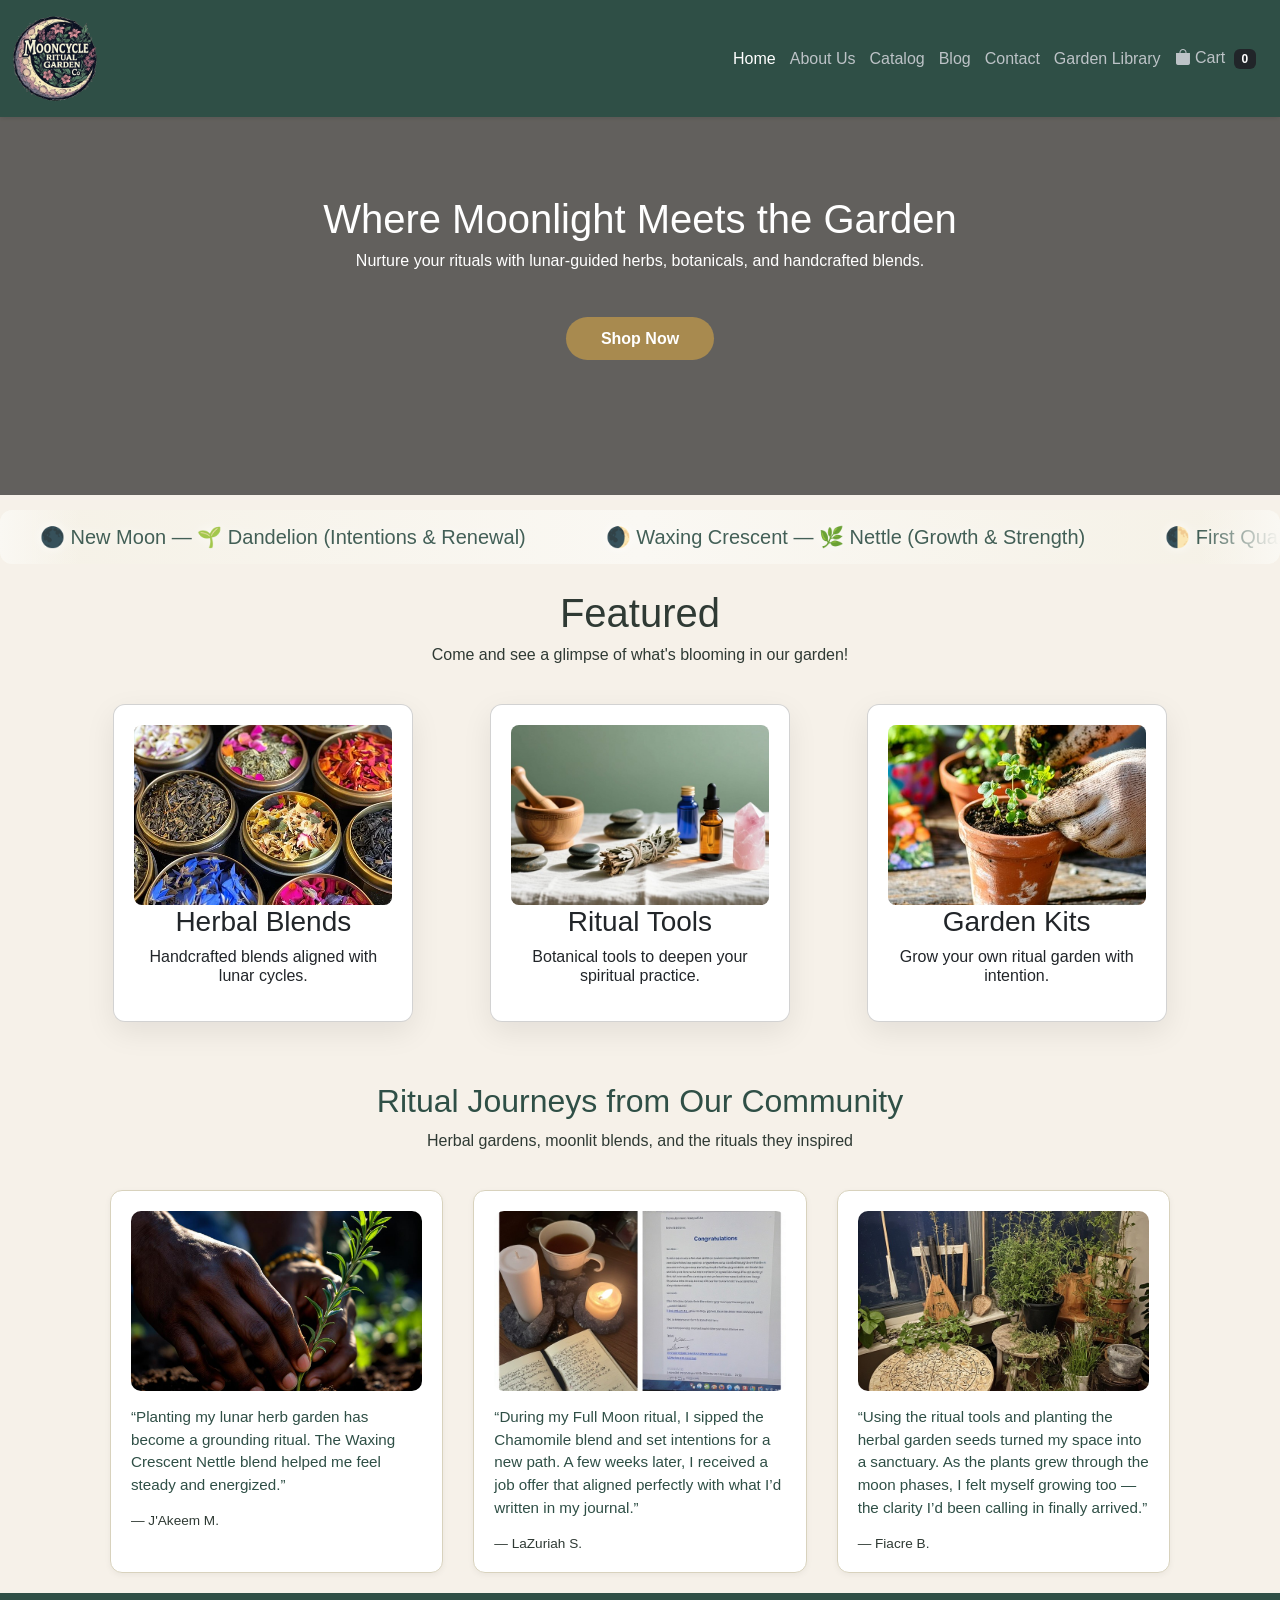
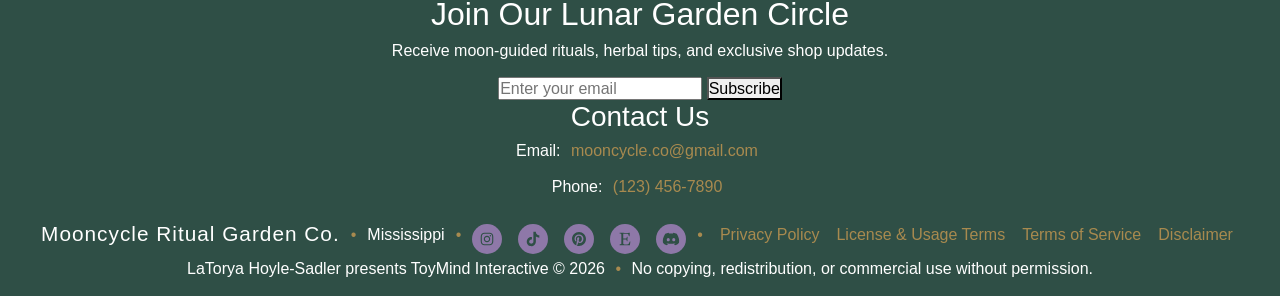
<file: index.html>
<!-- This declares the document type and tells the browser to use HTML5 -->
<!DOCTYPE html>
<!-- Opening HTML tag with the language set to English -->
<html lang="en">
<!--Head-->

<head>
    <!-- This sets the character encoding so the browser displays text correctly -->
    <meta charset="UTF-8">
    <!-- This makes the website responsive on mobile devices -->
    <meta name="viewport" content="width=device-width, initial-scale=1.0">
    <!-- This is the title that appears in the browser tab -->
    <title>Mooncycle Ritual Garden Co. | Home</title>
    <!-- Bootstrap CSS -->
    <link href="https://cdn.jsdelivr.net/npm/bootstrap@5.3.3/dist/css/bootstrap.min.css" rel="stylesheet" />

    <!-- Bootstrap Icons -->
    <link rel="stylesheet" href="https://cdn.jsdelivr.net/npm/bootstrap-icons@1.11.3/font/bootstrap-icons.css" />

    <!-- Custom CSS (must be last) -->
    <link rel="stylesheet" href="style.css">
</head>
<!--Body-->

<body>
    <!-- This is the header section that contains the navigation bar -->
    <header class="header">
        <!-- This is the navigation bar container -->
        <nav class="navBar">
            <!-- This div holds the logo image -->
            <div class="logo">
                <!-- This displays the logo and includes alt text for accessibility -->
                <img src="assets/images/logo.png" alt="Mooncycle Ritual Garden Co. logo" class="logo-img">
            </div>
            <!-- This is the unordered list of navigation links -->
            <ul class="nav-links">
                <!-- Each list item contains a link to a different page -->
                <li><a href="index.html" class="active">Home</a></li><!--Active class shows which page the user is on-->
                <li><a href="about.html">About Us</a></li>
                <li><a href="catalog.html">Catalog</a></li>
                <li><a href="blog.html">Blog</a></li>
                <li><a href="contact.html">Contact</a></li>
                <li><a href="library.html">Garden Library</a></li>
                <!-- Cart link with badge hook for JS -->
                <li>
                    <a href="cart.html" class="cart-link">
                        <i class="bi bi-bag-fill"></i>
                        <span class="cart-label">Cart</span>
                        <span id="cart-count" class="badge bg-dark ms-1">0</span>
                    </a>
                </li>
            </ul>
        </nav>
    </header>
    <!--This script loads the saved shopping cart from localStorage, adds up all items in the cart and updates the badge to show the correct number of items.-->
    <script>
        //Load cart from localStorage, storing strings then converting is back into an array with json.parse. If the cart is empty, it defaults to an empty array.
        const cart = JSON.parse(localStorage.getItem("cart")) || [];
        //Calculate the total number of items, using the .reduce method to loop through the entire cart array
        const totalNumOfItems = cart.reduce((sum, item) => sum + item.qty, 0);
        //Find the cart badge element in HTML with the ID "cart-count".
        const badge = document.getElementById("cart-count");
        //Update the badge if it exists, this ensures the badge always shows the correct number when it is present.
        if (badge) badge.textContent = totalNumOfItems;
    </script>
    <!--Hero-->
    <!-- This is the hero section, the large banner area at the top of the page -->
    <section class="hero">
        <!-- Main headline for the hero section -->
        <h1>Where Moonlight Meets the Garden</h1>
        <!-- Supporting text under the headline -->
        <p>Nurture your rituals with lunar‑guided herbs, botanicals, and handcrafted blends.</p>
        <!-- Call-to-action button that links to the catalog -->
        <a href="catalog.html" class="cta-button">Shop Now</a>
    </section>
    <!--Scroll-->
    <!-- This is the scrolling lunar cycle section -->
    <section class="scroll">
        <!-- This container holds all the scrolling items -->
        <div class="scroll-track">
            <!-- Each scroll-item represents a moon phase and its associated herb -->
            <div class="scroll-item">🌑 New Moon — 🌱 Dandelion (Intentions & Renewal)</div>
            <div class="scroll-item">🌒 Waxing Crescent — 🌿 Nettle (Growth & Strength)</div>
            <div class="scroll-item">🌓 First Quarter — 🍃 Rosemary (Action & Clarity)</div>
            <div class="scroll-item">🌔 Waxing Gibbous — 🌼 Lavender (Refinement & Calm)</div>
            <div class="scroll-item">🌕 Full Moon — 🌸 Chamomile (Manifestation & Harmony)</div>
            <div class="scroll-item">🌖 Waning Gibbous — 🍂 Mugwort (Gratitude & Intuition)</div>
            <div class="scroll-item">🌗 Last Quarter — 🌾 Sage (Release & Cleansing)</div>
            <div class="scroll-item">🌘 Waning Crescent — 🌺 Rose (Rest & Softening)</div>
            <!-- These duplicates create a seamless infinite scroll loop -->
            <div class="scroll-item">🌑 New Moon — 🌱 Dandelion (Intentions & Renewal)</div>
            <div class="scroll-item">🌒 Waxing Crescent — 🌿 Nettle (Growth & Strength)</div>
            <div class="scroll-item">🌓 First Quarter — 🍃 Rosemary (Action & Clarity)</div>
            <div class="scroll-item">🌔 Waxing Gibbous — 🌼 Lavender (Refinement & Calm)</div>
            <div class="scroll-item">🌕 Full Moon — 🌸 Chamomile (Manifestation & Harmony)</div>
            <div class="scroll-item">🌖 Waning Gibbous — 🍂 Mugwort (Gratitude & Intuition)</div>
            <div class="scroll-item">🌗 Last Quarter — 🌾 Sage (Release & Cleansing)</div>
            <div class="scroll-item">🌘 Waning Crescent — 🌺 Rose (Rest & Softening)</div>
        </div>
    </section>
    <!--Main-->
    <!-- This is the main content area of the page -->
    <main class="container">
        <!--Feature-->
        <!-- This section introduces the featured items -->
        <section class="content-area">
            <!-- Section title -->
            <h1>Featured</h1>
            <!-- Supporting text -->
            <p>Come and see a glimpse of what's blooming in our garden!</p>
            <!-- This is the featured card grid container -->
            <section class="card-grid">
                <!-- Each card represents a featured product category -->
                <div class="card">
                    <!-- Image for this card -->
                    <img src="assets/images/herbal-blends.png" alt="Herbal Blends">
                    <!-- Card title -->
                    <h3>Herbal Blends</h3>
                    <!-- Card description -->
                    <p>Handcrafted blends aligned with lunar cycles.</p>
                </div>

                <div class="card">
                    <img src="assets/images/ritual-tools.png" alt="Ritual Tools">
                    <h3>Ritual Tools</h3>
                    <p>Botanical tools to deepen your spiritual practice.</p>
                </div>

                <div class="card">
                    <img src="assets/images/planting-seedlings.png" alt="Planted Seedling">
                    <h3>Garden Kits</h3>
                    <p>Grow your own ritual garden with intention.</p>
                </div>
            </section>
        </section>
    </main>
    <!--Testimonial-->
    <!-- This is the testimonials section -->
    <section class="testimonials">
        <!-- Title for the testimonials section -->
        <h2 class="testimonials-title">Ritual Journeys from Our Community</h2>
        <!-- Subtitle for additional context -->
        <p class="testimonials-subtitle">Herbal gardens, moonlit blends, and the rituals they inspired</p>
        <!-- This grid holds all testimonial cards -->
        <div class="testimonial-grid">
            <!-- Each testimonial card includes an image, quote, and name -->
            <div class="testimonial-card">
                <!-- Testimonial image -->
                <img src="assets/images/customer-herb-garden.jpg" alt="Customer herb garden" class="testimonial-img">
                <!-- Testimonial text -->
                <p class="testimonial-text">
                    “Planting my lunar herb garden has become a grounding ritual. The Waxing Crescent Nettle blend
                    helped me feel steady and energized.”
                </p>
                <!-- Testimonial author -->
                <span class="testimonial-name">— J'Akeem M.</span>
            </div>

            <div class="testimonial-card">
                <img src="assets/images/herbal-blend-ritual.jpg" alt="Herbal blend ritual" class="testimonial-img">
                <p class="testimonial-text">
                    “During my Full Moon ritual, I sipped the Chamomile blend and set intentions for a new path. A few
                    weeks later, I received a job offer that aligned perfectly with what I’d written in my journal.”
                </p>
                <span class="testimonial-name">— LaZuriah S.</span>
            </div>

            <div class="testimonial-card">
                <img src="assets/images/herbal-garden.jpg" alt="Herbal garden" class="testimonial-img">
                <p class="testimonial-text">
                    “Using the ritual tools and planting the herbal garden seeds turned my space into a sanctuary. As
                    the plants grew through the moon phases, I felt myself growing too — the clarity I’d been calling in
                    finally arrived.”
                </p>
                <span class="testimonial-name">— Fiacre B.</span>
            </div>
        </div>
    </section>
    <!--Footer-->
    <!-- This is the footer section with newsletter signup and contact info -->
    <footer class="footer-inline footer-inline-home">
        <!--Newsletter-->
        <!-- Newsletter headline -->
        <h2>Join Our Lunar Garden Circle</h2>
        <!-- Newsletter description -->
        <p>Receive moon‑guided rituals, herbal tips, and exclusive shop updates.</p>
        <!-- Newsletter signup form -->
        <form class="newsletter-form">
            <!-- Email input field -->
            <input type="email" placeholder="Enter your email" required>
            <!-- Submit button -->
            <button type="submit">Subscribe</button>
        </form>
        <!--Contact-->
        <!-- Contact information section -->
        <div class="footer-contact-info">
            <!-- Contact section title -->
            <h3>Contact Us</h3>
            <!-- Email link -->
            <p>Email: <a href="mailto:mooncycle.co@gmail.com">mooncycle.co@gmail.com</a></p>
            <!-- Phone link -->
            <p>Phone: <a href="tel:1234567890">(123) 456‑7890</a></p>
        </div>
    </footer>
    <!--Brand and Location-->
    <!-- This is the bottom footer with brand name, location, and social icons -->
    <footer class="footer-inline">
        <!-- Brand name -->
        <span class="footer-brand">Mooncycle Ritual Garden Co.</span>
        <!-- Divider dot -->
        <span class="footer-divider">•</span>
        <!-- Business location -->
        <span class="footer-location">Mississippi</span>
        <!-- Divider dot -->
        <span class="footer-divider">•</span>
        <!--Social media-->
        <!-- This container holds all of the social media icons -->
        <div class="footer-social-inline">
            <!-- Instagram SVG icon (vector graphic for the Instagram logo) -->
            <a href="https://www.instagram.com" aria-label="Instagram" target="_blank" rel="noopener noreferrer"><svg
                    xmlns="http://www.w3.org/2000/svg"
                    viewBox="0 0 640 640"><!--!Font Awesome Free v7.2.0 by @fontawesome - https://fontawesome.com License - https://fontawesome.com/license/free Copyright 2026 Fonticons, Inc.-->
                    <path
                        d="M320.3 205C256.8 204.8 205.2 256.2 205 319.7C204.8 383.2 256.2 434.8 319.7 435C383.2 435.2 434.8 383.8 435 320.3C435.2 256.8 383.8 205.2 320.3 205zM319.7 245.4C360.9 245.2 394.4 278.5 394.6 319.7C394.8 360.9 361.5 394.4 320.3 394.6C279.1 394.8 245.6 361.5 245.4 320.3C245.2 279.1 278.5 245.6 319.7 245.4zM413.1 200.3C413.1 185.5 425.1 173.5 439.9 173.5C454.7 173.5 466.7 185.5 466.7 200.3C466.7 215.1 454.7 227.1 439.9 227.1C425.1 227.1 413.1 215.1 413.1 200.3zM542.8 227.5C541.1 191.6 532.9 159.8 506.6 133.6C480.4 107.4 448.6 99.2 412.7 97.4C375.7 95.3 264.8 95.3 227.8 97.4C192 99.1 160.2 107.3 133.9 133.5C107.6 159.7 99.5 191.5 97.7 227.4C95.6 264.4 95.6 375.3 97.7 412.3C99.4 448.2 107.6 480 133.9 506.2C160.2 532.4 191.9 540.6 227.8 542.4C264.8 544.5 375.7 544.5 412.7 542.4C448.6 540.7 480.4 532.5 506.6 506.2C532.8 480 541 448.2 542.8 412.3C544.9 375.3 544.9 264.5 542.8 227.5zM495 452C487.2 471.6 472.1 486.7 452.4 494.6C422.9 506.3 352.9 503.6 320.3 503.6C287.7 503.6 217.6 506.2 188.2 494.6C168.6 486.8 153.5 471.7 145.6 452C133.9 422.5 136.6 352.5 136.6 319.9C136.6 287.3 134 217.2 145.6 187.8C153.4 168.2 168.5 153.1 188.2 145.2C217.7 133.5 287.7 136.2 320.3 136.2C352.9 136.2 423 133.6 452.4 145.2C472 153 487.1 168.1 495 187.8C506.7 217.3 504 287.3 504 319.9C504 352.5 506.7 422.6 495 452z" />
                </svg></a>
            <!--TikTok SVG icon (vector graphis for the TikTok logo) -->
            <a href="https://www.tiktok.com" aria-label="TitkTok" target="_blank" rel="noopener noreferrer"><svg
                    xmlns="http://www.w3.org/2000/svg"
                    viewBox="0 0 640 640"><!--!Font Awesome Free v7.2.0 by @fontawesome - https://fontawesome.com License - https://fontawesome.com/license/free Copyright 2026 Fonticons, Inc.-->
                    <path
                        d="M544.5 273.9C500.5 274 457.5 260.3 421.7 234.7L421.7 413.4C421.7 446.5 411.6 478.8 392.7 506C373.8 533.2 347.1 554 316.1 565.6C285.1 577.2 251.3 579.1 219.2 570.9C187.1 562.7 158.3 545 136.5 520.1C114.7 495.2 101.2 464.1 97.5 431.2C93.8 398.3 100.4 365.1 116.1 336C131.8 306.9 156.1 283.3 185.7 268.3C215.3 253.3 248.6 247.8 281.4 252.3L281.4 342.2C266.4 337.5 250.3 337.6 235.4 342.6C220.5 347.6 207.5 357.2 198.4 369.9C189.3 382.6 184.4 398 184.5 413.8C184.6 429.6 189.7 444.8 199 457.5C208.3 470.2 221.4 479.6 236.4 484.4C251.4 489.2 267.5 489.2 282.4 484.3C297.3 479.4 310.4 469.9 319.6 457.2C328.8 444.5 333.8 429.1 333.8 413.4L333.8 64L421.8 64C421.7 71.4 422.4 78.9 423.7 86.2C426.8 102.5 433.1 118.1 442.4 131.9C451.7 145.7 463.7 157.5 477.6 166.5C497.5 179.6 520.8 186.6 544.6 186.6L544.6 274z" />
                </svg></a>
            <!--Pinterest SVG icon (vector graphis for the Pinterest logo) -->
            <a href="https://www.pinterest.com" aria-label="Pinterest" target="_blank" rel="noopener noreferrer"><svg
                    xmlns="http://www.w3.org/2000/svg"
                    viewBox="0 0 640 640"><!--!Font Awesome Free v7.2.0 by @fontawesome - https://fontawesome.com License - https://fontawesome.com/license/free Copyright 2026 Fonticons, Inc.-->
                    <path
                        d="M568 320C568 457 457 568 320 568C294.4 568 269.8 564.1 246.6 556.9C256.7 540.4 271.8 513.4 277.4 491.9C280.4 480.3 292.8 432.9 292.8 432.9C300.9 448.3 324.5 461.4 349.6 461.4C424.4 461.4 478.3 392.6 478.3 307.1C478.3 225.2 411.4 163.9 325.4 163.9C218.4 163.9 161.5 235.7 161.5 314C161.5 350.4 180.9 395.7 211.8 410.1C216.5 412.3 219 411.3 220.1 406.8C220.9 403.4 225.1 386.5 227 378.7C227.6 376.2 227.3 374 225.3 371.6C215.2 359.1 207 336.3 207 315C207 260.3 248.4 207.4 319 207.4C379.9 207.4 422.6 248.9 422.6 308.3C422.6 375.4 388.7 421.9 344.6 421.9C320.3 421.9 302 401.8 307.9 377.1C314.9 347.6 328.4 315.8 328.4 294.5C328.4 275.5 318.2 259.6 297 259.6C272.1 259.6 252.1 285.3 252.1 319.8C252.1 341.8 259.5 356.6 259.5 356.6C259.5 356.6 235 460.4 230.5 479.8C225.5 501.2 227.5 531.4 229.6 551C137.4 514.9 72 425.1 72 320C72 183 183 72 320 72C457 72 568 183 568 320z" />
                </svg></a>
            <!--Etsy SVG icon (vector graphis for the Etsy logo) -->
            <a href="https://etsy.com" aria-label="Etsy" target="_blank" rel="noopener noreferrer"><svg
                    xmlns="http://www.w3.org/2000/svg"
                    viewBox="0 0 640 640"><!--!Font Awesome Free v7.2.0 by @fontawesome - https://fontawesome.com License - https://fontawesome.com/license/free Copyright 2026 Fonticons, Inc.-->
                    <path
                        d="M512 412C510.2 422.7 498.2 522 496.5 544C378.6 539.7 276.6 539.3 128 544L128 518.5C173.5 509.6 188.6 510.5 189 483.3C190.8 411 192.5 239.2 189 161.3C188 132.8 176.9 134.5 128 125.3L128 99.8C201.9 102.2 383.9 108.4 491 96C487.5 134.2 483.2 222.5 483.2 222.5L460 222.5C448.9 179.7 441.2 132 405.3 132L268.3 132C258.1 132 257.6 135.5 257.6 141.8L257.6 305.6C315.6 306.1 346.1 303.1 346.1 303.1C375.9 302.1 373.7 294.6 386.8 237.8L412.6 237.8C408.2 339.2 408.7 299.6 410.8 398.1L385 398C375.8 357.9 375.9 337 345.5 336.5C345.5 336.5 324 334.5 257.5 334.5L257.5 473.5C257.5 499.5 271.8 511.8 301.8 511.8L391.1 511.8C454.7 511.8 457.7 486.8 489.8 412L512 412z" />
                </svg></a>
            <!--Discord SVG icon (vector graphis for the Discord logo) -->
            <a href="https://discord.com" aria-label="Discord" target="_blank" rel="noopener noreferrer"><svg
                    xmlns="http://www.w3.org/2000/svg"
                    viewBox="0 0 640 640"><!--!Font Awesome Free v7.2.0 by @fontawesome - https://fontawesome.com License - https://fontawesome.com/license/free Copyright 2026 Fonticons, Inc.-->
                    <path
                        d="M524.5 133.8C524.3 133.5 524.1 133.2 523.7 133.1C485.6 115.6 445.3 103.1 404 96C403.6 95.9 403.2 96 402.9 96.1C402.6 96.2 402.3 96.5 402.1 96.9C396.6 106.8 391.6 117.1 387.2 127.5C342.6 120.7 297.3 120.7 252.8 127.5C248.3 117 243.3 106.8 237.7 96.9C237.5 96.6 237.2 96.3 236.9 96.1C236.6 95.9 236.2 95.9 235.8 95.9C194.5 103 154.2 115.5 116.1 133C115.8 133.1 115.5 133.4 115.3 133.7C39.1 247.5 18.2 358.6 28.4 468.2C28.4 468.5 28.5 468.7 28.6 469C28.7 469.3 28.9 469.4 29.1 469.6C73.5 502.5 123.1 527.6 175.9 543.8C176.3 543.9 176.7 543.9 177 543.8C177.3 543.7 177.7 543.4 177.9 543.1C189.2 527.7 199.3 511.3 207.9 494.3C208 494.1 208.1 493.8 208.1 493.5C208.1 493.2 208.1 493 208 492.7C207.9 492.4 207.8 492.2 207.6 492.1C207.4 492 207.2 491.8 206.9 491.7C191.1 485.6 175.7 478.3 161 469.8C160.7 469.6 160.5 469.4 160.3 469.2C160.1 469 160 468.6 160 468.3C160 468 160 467.7 160.2 467.4C160.4 467.1 160.5 466.9 160.8 466.7C163.9 464.4 167 462 169.9 459.6C170.2 459.4 170.5 459.2 170.8 459.2C171.1 459.2 171.5 459.2 171.8 459.3C268 503.2 372.2 503.2 467.3 459.3C467.6 459.2 468 459.1 468.3 459.1C468.6 459.1 469 459.3 469.2 459.5C472.1 461.9 475.2 464.4 478.3 466.7C478.5 466.9 478.7 467.1 478.9 467.4C479.1 467.7 479.1 468 479.1 468.3C479.1 468.6 479 468.9 478.8 469.2C478.6 469.5 478.4 469.7 478.2 469.8C463.5 478.4 448.2 485.7 432.3 491.6C432.1 491.7 431.8 491.8 431.6 492C431.4 492.2 431.3 492.4 431.2 492.7C431.1 493 431.1 493.2 431.1 493.5C431.1 493.8 431.2 494 431.3 494.3C440.1 511.3 450.1 527.6 461.3 543.1C461.5 543.4 461.9 543.7 462.2 543.8C462.5 543.9 463 543.9 463.3 543.8C516.2 527.6 565.9 502.5 610.4 469.6C610.6 469.4 610.8 469.2 610.9 469C611 468.8 611.1 468.5 611.1 468.2C623.4 341.4 590.6 231.3 524.2 133.7zM222.5 401.5C193.5 401.5 169.7 374.9 169.7 342.3C169.7 309.7 193.1 283.1 222.5 283.1C252.2 283.1 275.8 309.9 275.3 342.3C275.3 375 251.9 401.5 222.5 401.5zM417.9 401.5C388.9 401.5 365.1 374.9 365.1 342.3C365.1 309.7 388.5 283.1 417.9 283.1C447.6 283.1 471.2 309.9 470.7 342.3C470.7 375 447.5 401.5 417.9 401.5z" />
                </svg></a>
        </div>
        <!--Divider dot-->
        <span class="footer-divider">•</span>
        <!--Privacy Policy-->
        <a href="legal.html#privacy">Privacy Policy</a>
        <a href="legal.html#license">License & Usage Terms</a>
        <a href="legal.html#terms">Terms of Service</a>
        <a href="legal.html#disclaimer">Disclaimer</a>
        <!-- Authorship License -->
        <div class="footer-license">
            <p>LaTorya Hoyle-Sadler presents ToyMind Interactive
                &copy; 2026 <span class="footer-divider">•</span>
                No copying, redistribution, or commercial use without permission.</p>
        </div>
    </footer>
    <!-- The external catalog script (no inline JS) JavaScript file is using ES6 module syntax by including type="module" -->
    <script type="module" src="catalog.js"></script>
</body>

</html>
</file>
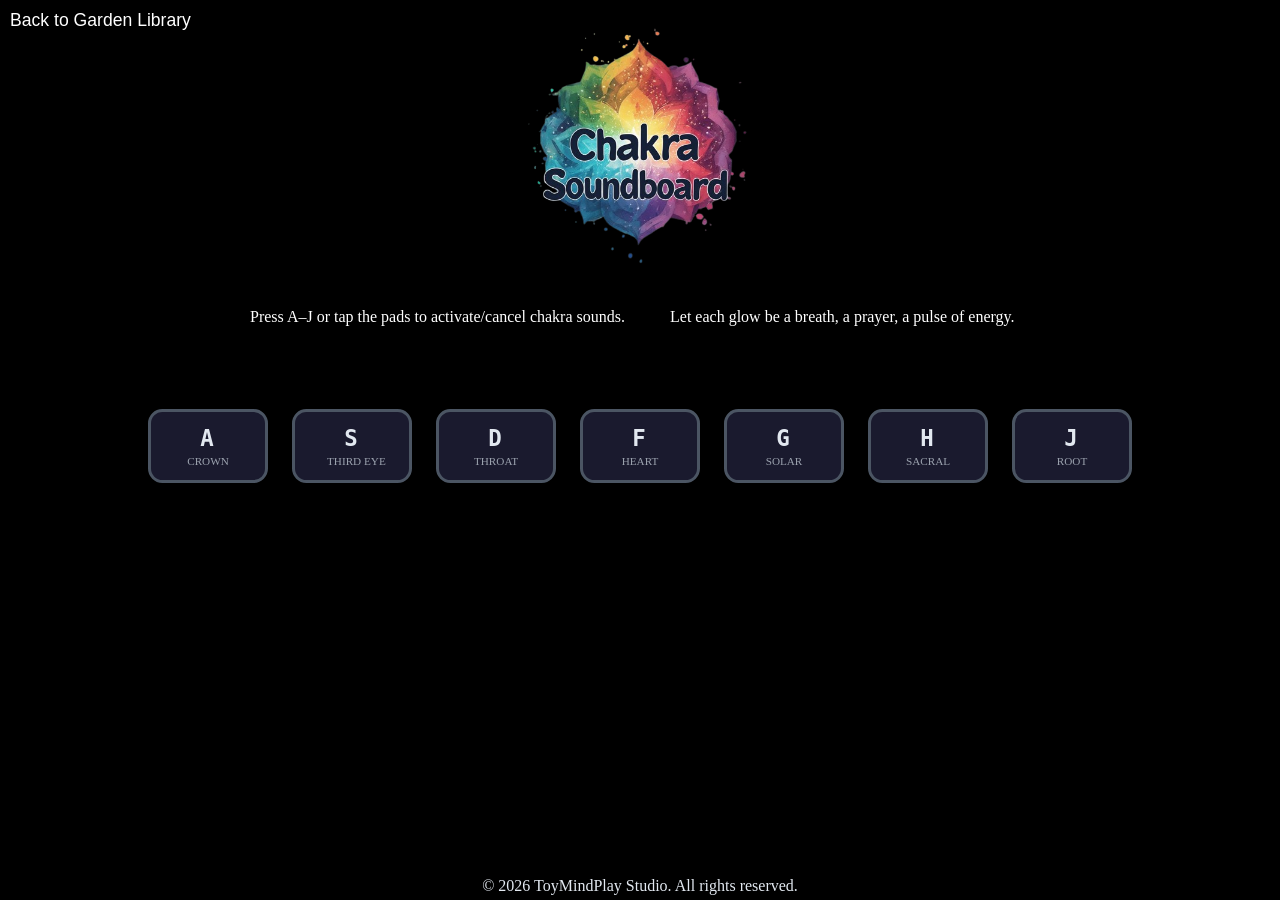
<file: virtual-soundboard/index.html>
<!DOCTYPE html>
<!-- Declares the document type and language for accessibility and SEO -->
<html lang="en">

<head>
    <!-- Sets the character encoding so the browser displays text correctly -->
    <meta charset="UTF-8">
    <!-- Ensures the layout scales properly on mobile devices -->
    <meta name="viewport" content="width=device-width, initial-scale=1.0">
    <!-- Sets the title that appears in the browser tab -->
    <title>The Virtual Chakra Soundboard</title>
    <!-- Links the external CSS file so the page uses the styles -->
    <link rel="stylesheet" href="style.css">
</head>

<body>
    <!-- Wraps the entire visible layout inside a styled container -->
    <section class="section">
        <!-- Main content area that expands to fill available space -->
        <main class="main">
            <a href="../library.html" class="back-link">Back to Garden Library</a>
            <!-- Displays the logo at the top of the page -->
            <h1 class="logo">
                <!-- Loads the logo image from the assets folder -->
                <img src="../assets/images/logo-soundboard.png" alt="Chakra Soundboard Logo">
            </h1>
            <!-- Shows two lines of text under the logo for instructions and theme -->
            <p class="split-text">
                <!-- First line of instructional text aligned to the right -->
                <span class="text1">Press A–J or tap the pads to activate/cancel chakra sounds.</span>
                <!-- Second line of poetic text aligned to the left -->
                <span class="text2">Let each glow be a breath, a prayer, a pulse of energy.</span>
            </p>
            <!-- Container that holds the chakra soundboard grid -->
            <section id="soundboard">
                <!-- Unordered list that displays all chakra keys -->
                <ul class="keys">
                    <!-- Crown Chakra key mapped to the "A" key -->
                    <li data-key="a" class="key" data-chakra="crown">
                        <!-- Shows the keyboard letter for this chakra -->
                        <kbd>A</kbd>
                        <!-- Displays the chakra name under the letter -->
                        <span class="sound">Crown</span>
                        <!-- Shows the countdown timer when active -->
                        <span class="countdown"></span>
                    </li>

                    <!-- Third Eye Chakra key mapped to the "S" key -->
                    <li data-key="s" class="key" data-chakra="third-eye">
                        <kbd>S</kbd>
                        <span class="sound">Third Eye</span>
                        <span class="countdown"></span>
                    </li>

                    <!-- Throat Chakra key mapped to the "D" key -->
                    <li data-key="d" class="key" data-chakra="throat">
                        <kbd>D</kbd>
                        <span class="sound">Throat</span>
                        <span class="countdown"></span>
                    </li>

                    <!-- Heart Chakra key mapped to the "F" key -->
                    <li data-key="f" class="key" data-chakra="heart">
                        <kbd>F</kbd>
                        <span class="sound">Heart</span>
                        <span class="countdown"></span>
                    </li>

                    <!-- Solar Plexus Chakra key mapped to the "G" key -->
                    <li data-key="g" class="key" data-chakra="solar">
                        <kbd>G</kbd>
                        <span class="sound">Solar</span>
                        <span class="countdown"></span>
                    </li>

                    <!-- Sacral Chakra key mapped to the "H" key -->
                    <li data-key="h" class="key" data-chakra="sacral">
                        <kbd>H</kbd>
                        <span class="sound">Sacral</span>
                        <span class="countdown"></span>
                    </li>

                    <!-- Root Chakra key mapped to the "J" key -->
                    <li data-key="j" class="key" data-chakra="root">
                        <kbd>J</kbd>
                        <span class="sound">Root</span>
                        <span class="countdown"></span>
                    </li>
                </ul>
            </section>
        </main>
    </section>
    <!-- Footer section that displays credits at the bottom -->
    <footer class="footer">
        <!-- Text inside the footer showing year and the creator's (my) information -->
        <p>&copy; 2026 ToyMindPlay Studio. All rights reserved.</p>
    </footer>
    <!-- AUDIO ELEMENTS — each audio tag loads a chakra sound file
The data-key attribute links each sound to its matching key -->
    <!-- Crown Chakra sound triggered by pressing "A" -->
    <audio data-key="a" src="../assets/sounds/singing-bowl-crown.mp3"></audio>
    <!-- Third Eye Chakra sound triggered by pressing "S" -->
    <audio data-key="s" src="../assets/sounds/singing-bowl-third-eye.mp3"></audio>
    <!-- Throat Chakra sound triggered by pressing "D" -->
    <audio data-key="d" src="../assets/sounds/singing-bowl-throat.mp3"></audio>
    <!-- Heart Chakra sound triggered by pressing "F" -->
    <audio data-key="f" src="../assets/sounds/singing-bowl-heart.mp3"></audio>
    <!-- Solar Plexus Chakra sound triggered by pressing "G" -->
    <audio data-key="g" src="../assets/sounds/singing-bowl-solar-plexus.mp3"></audio>
    <!-- Sacral Chakra sound triggered by pressing "H" -->
    <audio data-key="h" src="../assets/sounds/singing-bowl-sacral.mp3"></audio>
    <!-- Root Chakra sound triggered by pressing "J" -->
    <audio data-key="j" src="../assets/sounds/singing-bowl-root.mp3"></audio>
    <!-- Loads the JavaScript file so the soundboard works -->
    <script src="script.js"></script>
</body>

</html>
</file>
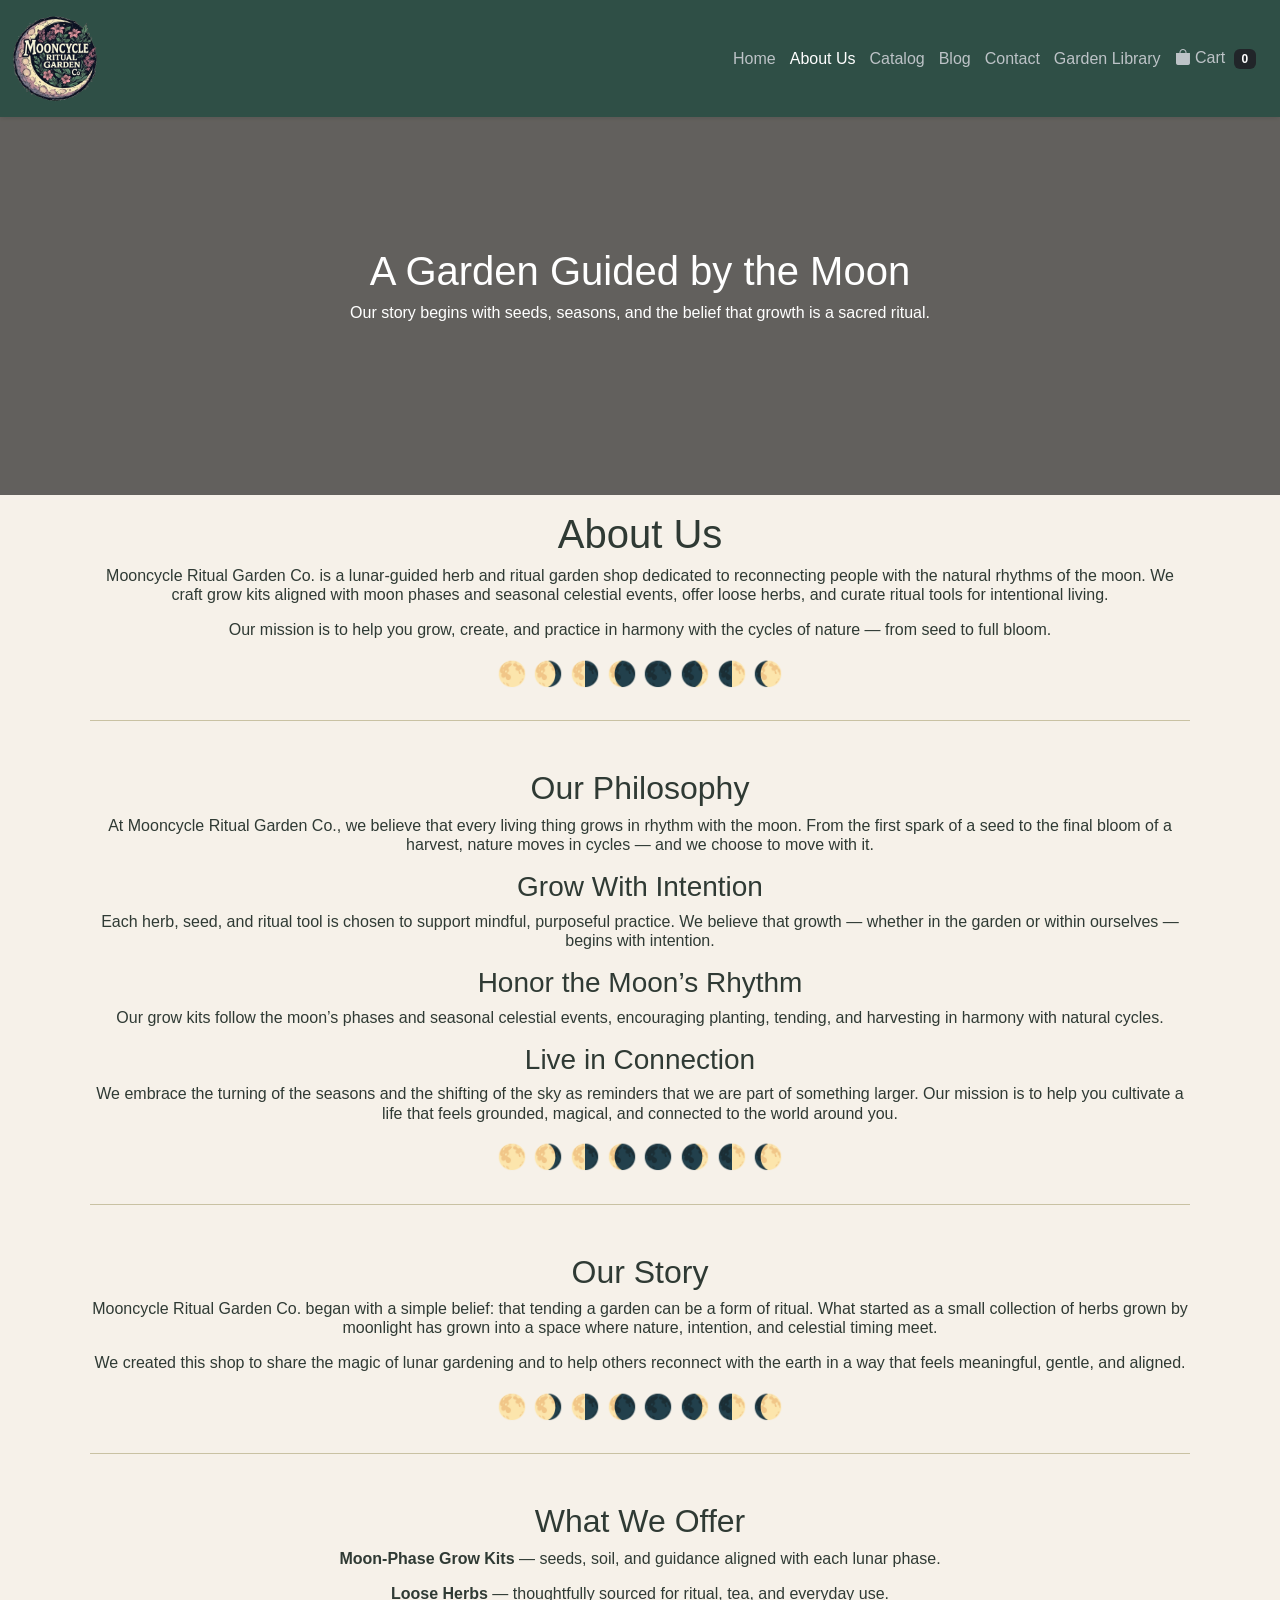
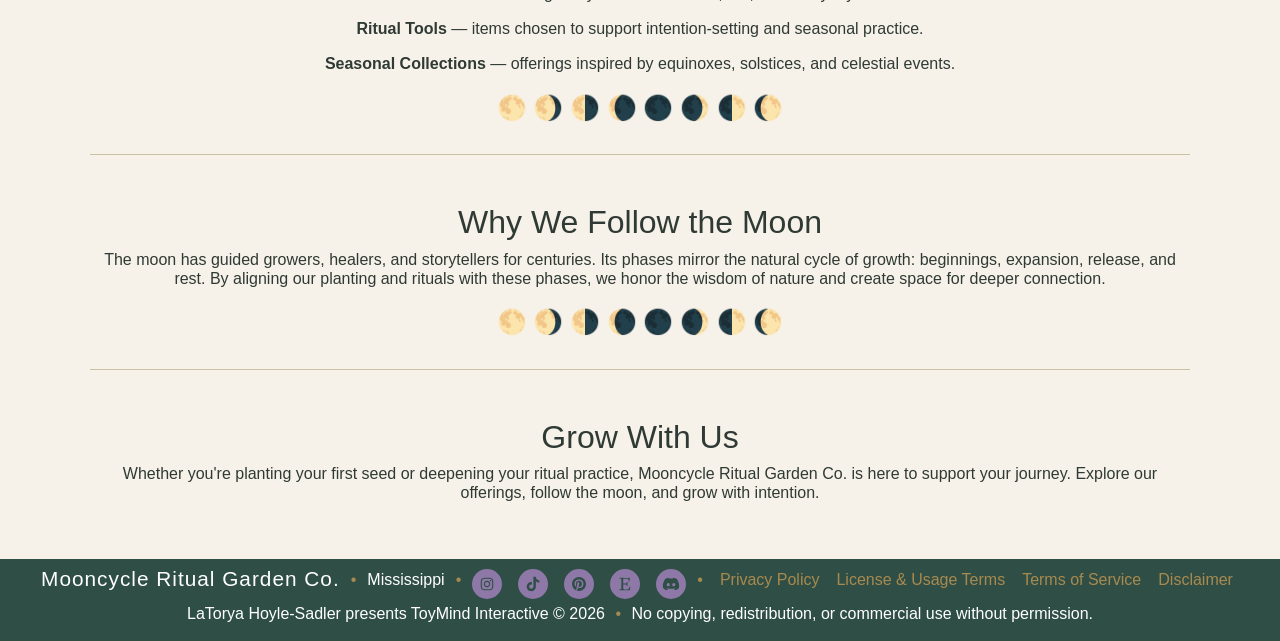
<file: about.html>
<!-- This declares the document type and tells the browser to use HTML5 -->
<!DOCTYPE html>

<!-- Opening HTML tag with the language set to English -->
<html lang="en">

<head>
    <!-- This sets the character encoding so the browser displays text correctly -->
    <meta charset="UTF-8">

    <!-- This makes the website responsive on mobile devices -->
    <meta name="viewport" content="width=device-width, initial-scale=1.0">

    <!-- This is the title that appears in the browser tab -->
    <title>Mooncycle Ritual Garden Co. | About Us</title>

    <!-- Bootstrap CSS -->
    <link href="https://cdn.jsdelivr.net/npm/bootstrap@5.3.3/dist/css/bootstrap.min.css" rel="stylesheet" />

    <!-- Bootstrap Icons -->
    <link rel="stylesheet" href="https://cdn.jsdelivr.net/npm/bootstrap-icons@1.11.3/font/bootstrap-icons.css" />

    <!-- Custom CSS (must be last) -->
    <link rel="stylesheet" href="style.css">
</head>

<body>

    <!-- This is the header section that contains the navigation bar -->
    <header class="header">

        <!-- This is the navigation bar container -->
        <nav class="navBar">

            <!-- This div holds the logo image -->
            <div class="logo">

                <!-- This displays the logo and includes alt text for accessibility -->
                <img src="assets/images/logo.png" alt="Mooncycle Ritual Garden Co. logo" class="logo-img">
            </div>

            <!-- This is the list of navigation links -->
            <ul class="nav-links">

                <!-- Each list item contains a link to a different page -->
                <li><a href="index.html">Home</a></li>

                <!-- This link is highlighted because we are on the About page -->
                <li><a href="about.html" class="active">About Us</a></li>

                <li><a href="catalog.html">Catalog</a></li>
                <li><a href="blog.html">Blog</a></li>
                <li><a href="contact.html">Contact</a></li>
                <li><a href="library.html">Garden Library</a></li>
                <!-- Cart link with badge hook for JS -->
                <li>
                    <a href="cart.html" class="cart-link">
                        <i class="bi bi-bag-fill"></i>
                        <span class="cart-label">Cart</span>
                        <span id="cart-count" class="badge bg-dark ms-1"></span>
                    </a>
                </li>
            </ul>

        </nav>
    </header>
    <!--This script loads the saved shopping cart from localStorage, adds up all items in the cart and updates the badge to show the correct number of items.-->
    <script>
        //Load cart from localStorage, storing strings then converting is back into an array with json.parse. If the cart is empty, it defaults to an empty array.
        const cart = JSON.parse(localStorage.getItem("cart")) || [];
        //Calculate the total number of items, using the .reduce method to loop through the entire cart array
        const totalNumOfItems = cart.reduce((sum, item) => sum + item.qty, 0);
        //Find the cart badge element in HTML with the ID "cart-count".
        const badge = document.getElementById("cart-count");
        //Update the badge if it exists, this ensures the badge always shows the correct number when it is present.
        if (badge) badge.textContent = totalNumOfItems;
    </script>
    <!-- This is the hero section, the large banner area at the top of the page -->
    <section class="hero">

        <!-- Main headline for the hero section -->
        <h1>A Garden Guided by the Moon</h1>

        <!-- Supporting text under the headline -->
        <p>Our story begins with seeds, seasons, and the belief that growth is a sacred ritual.</p>
    </section>

    <!-- This is the main content container for the page -->
    <main class="container">

        <!-- First content section introducing the brand -->
        <section class="content-area">

            <!-- Section title -->
            <h1>About Us</h1>

            <!-- First paragraph describing the brand’s purpose -->
            <p>
                Mooncycle Ritual Garden Co. is a lunar-guided herb and ritual garden shop dedicated
                to reconnecting people with the natural rhythms of the moon. We craft grow kits
                aligned with moon phases and seasonal celestial events, offer loose herbs, and
                curate ritual tools for intentional living.
            </p>

            <!-- Second paragraph expanding on the mission -->
            <p>
                Our mission is to help you grow, create, and practice in harmony with the cycles
                of nature — from seed to full bloom.
            </p>
        </section>

        <!-- Philosophy section explaining the values -->
        <section class="content-area">

            <!-- Section title -->
            <h2>Our Philosophy</h2>

            <!-- Intro paragraph for philosophy -->
            <p>
                At Mooncycle Ritual Garden Co., we believe that every living thing grows in rhythm
                with the moon. From the first spark of a seed to the final bloom of a harvest,
                nature moves in cycles — and we choose to move with it.
            </p>

            <!-- Subheading for intention-based growth -->
            <h3>Grow With Intention</h3>

            <!-- Supporting paragraph -->
            <p>
                Each herb, seed, and ritual tool is chosen to support mindful, purposeful practice.
                We believe that growth — whether in the garden or within ourselves — begins with intention.
            </p>

            <!-- Subheading for lunar rhythm -->
            <h3>Honor the Moon’s Rhythm</h3>

            <!-- Supporting paragraph -->
            <p>
                Our grow kits follow the moon’s phases and seasonal celestial events, encouraging
                planting, tending, and harvesting in harmony with natural cycles.
            </p>

            <!-- Subheading for connection -->
            <h3>Live in Connection</h3>

            <!-- Supporting paragraph -->
            <p>
                We embrace the turning of the seasons and the shifting of the sky as reminders that
                we are part of something larger. Our mission is to help you cultivate a life that
                feels grounded, magical, and connected to the world around you.
            </p>
        </section>

        <!-- Story section describing the origins -->
        <section class="content-area">

            <!-- Section title -->
            <h2>Our Story</h2>

            <!-- First paragraph about the beginnings -->
            <p>
                Mooncycle Ritual Garden Co. began with a simple belief: that tending a garden can be
                a form of ritual. What started as a small collection of herbs grown by moonlight
                has grown into a space where nature, intention, and celestial timing meet.
            </p>

            <!-- Second paragraph expanding on the evolution -->
            <p>
                We created this shop to share the magic of lunar gardening and to help others
                reconnect with the earth in a way that feels meaningful, gentle, and aligned.
            </p>
        </section>

        <!-- What We Offer section listing the product categories -->
        <section class="content-area">

            <!-- Section title -->
            <h2>What We Offer</h2>

            <!-- Each paragraph describes a different offering -->
            <p><strong>Moon-Phase Grow Kits</strong> — seeds, soil, and guidance aligned with each lunar phase.</p>

            <p><strong>Loose Herbs</strong> — thoughtfully sourced for ritual, tea, and everyday use.</p>

            <p><strong>Ritual Tools</strong> — items chosen to support intention-setting and seasonal practice.</p>

            <p><strong>Seasonal Collections</strong> — offerings inspired by equinoxes, solstices, and celestial
                events.</p>
        </section>

        <!-- Section explaining why the brand follows the lunar cycles -->
        <section class="content-area">

            <!-- Section title -->
            <h2>Why We Follow the Moon</h2>

            <!-- Supporting paragraph -->
            <p>
                The moon has guided growers, healers, and storytellers for centuries. Its phases
                mirror the natural cycle of growth: beginnings, expansion, release, and rest.
                By aligning our planting and rituals with these phases, we honor the wisdom of
                nature and create space for deeper connection.
            </p>
        </section>

        <!-- Closing section inviting users to engage with the brand -->
        <section class="content-area">

            <!-- Section title -->
            <h2>Grow With Us</h2>

            <!-- Final paragraph encouraging connection -->
            <p>
                Whether you're planting your first seed or deepening your ritual practice,
                Mooncycle Ritual Garden Co. is here to support your journey.
                Explore our offerings, follow the moon, and grow with intention.
            </p>
        </section>
    </main>
    <!--Footer-->
    <!-- This is the footer with brand name, location, and social icons -->
    <footer class="footer-inline">
        <!-- Brand name -->
        <span class="footer-brand">Mooncycle Ritual Garden Co.</span>
        <!-- Divider dot -->
        <span class="footer-divider">•</span>
        <!-- Business location -->
        <span class="footer-location">Mississippi</span>
        <!-- Divider dot -->
        <span class="footer-divider">•</span>
        <!--Social media-->
        <!-- This container holds all of the social media icons -->
        <div class="footer-social-inline">
            <!-- Instagram SVG icon (vector graphic for the Instagram logo) -->
            <a href="https://www.instagram.com" aria-label="Instagram" target="_blank" rel="noopener noreferrer"><svg
                    xmlns="http://www.w3.org/2000/svg"
                    viewBox="0 0 640 640"><!--!Font Awesome Free v7.2.0 by @fontawesome - https://fontawesome.com License - https://fontawesome.com/license/free Copyright 2026 Fonticons, Inc.-->
                    <path
                        d="M320.3 205C256.8 204.8 205.2 256.2 205 319.7C204.8 383.2 256.2 434.8 319.7 435C383.2 435.2 434.8 383.8 435 320.3C435.2 256.8 383.8 205.2 320.3 205zM319.7 245.4C360.9 245.2 394.4 278.5 394.6 319.7C394.8 360.9 361.5 394.4 320.3 394.6C279.1 394.8 245.6 361.5 245.4 320.3C245.2 279.1 278.5 245.6 319.7 245.4zM413.1 200.3C413.1 185.5 425.1 173.5 439.9 173.5C454.7 173.5 466.7 185.5 466.7 200.3C466.7 215.1 454.7 227.1 439.9 227.1C425.1 227.1 413.1 215.1 413.1 200.3zM542.8 227.5C541.1 191.6 532.9 159.8 506.6 133.6C480.4 107.4 448.6 99.2 412.7 97.4C375.7 95.3 264.8 95.3 227.8 97.4C192 99.1 160.2 107.3 133.9 133.5C107.6 159.7 99.5 191.5 97.7 227.4C95.6 264.4 95.6 375.3 97.7 412.3C99.4 448.2 107.6 480 133.9 506.2C160.2 532.4 191.9 540.6 227.8 542.4C264.8 544.5 375.7 544.5 412.7 542.4C448.6 540.7 480.4 532.5 506.6 506.2C532.8 480 541 448.2 542.8 412.3C544.9 375.3 544.9 264.5 542.8 227.5zM495 452C487.2 471.6 472.1 486.7 452.4 494.6C422.9 506.3 352.9 503.6 320.3 503.6C287.7 503.6 217.6 506.2 188.2 494.6C168.6 486.8 153.5 471.7 145.6 452C133.9 422.5 136.6 352.5 136.6 319.9C136.6 287.3 134 217.2 145.6 187.8C153.4 168.2 168.5 153.1 188.2 145.2C217.7 133.5 287.7 136.2 320.3 136.2C352.9 136.2 423 133.6 452.4 145.2C472 153 487.1 168.1 495 187.8C506.7 217.3 504 287.3 504 319.9C504 352.5 506.7 422.6 495 452z" />
                </svg></a>
            <!--TikTok SVG icon (vector graphis for the TikTok logo) -->
            <a href="https://www.tiktok.com" aria-label="TitkTok" target="_blank" rel="noopener noreferrer"><svg
                    xmlns="http://www.w3.org/2000/svg"
                    viewBox="0 0 640 640"><!--!Font Awesome Free v7.2.0 by @fontawesome - https://fontawesome.com License - https://fontawesome.com/license/free Copyright 2026 Fonticons, Inc.-->
                    <path
                        d="M544.5 273.9C500.5 274 457.5 260.3 421.7 234.7L421.7 413.4C421.7 446.5 411.6 478.8 392.7 506C373.8 533.2 347.1 554 316.1 565.6C285.1 577.2 251.3 579.1 219.2 570.9C187.1 562.7 158.3 545 136.5 520.1C114.7 495.2 101.2 464.1 97.5 431.2C93.8 398.3 100.4 365.1 116.1 336C131.8 306.9 156.1 283.3 185.7 268.3C215.3 253.3 248.6 247.8 281.4 252.3L281.4 342.2C266.4 337.5 250.3 337.6 235.4 342.6C220.5 347.6 207.5 357.2 198.4 369.9C189.3 382.6 184.4 398 184.5 413.8C184.6 429.6 189.7 444.8 199 457.5C208.3 470.2 221.4 479.6 236.4 484.4C251.4 489.2 267.5 489.2 282.4 484.3C297.3 479.4 310.4 469.9 319.6 457.2C328.8 444.5 333.8 429.1 333.8 413.4L333.8 64L421.8 64C421.7 71.4 422.4 78.9 423.7 86.2C426.8 102.5 433.1 118.1 442.4 131.9C451.7 145.7 463.7 157.5 477.6 166.5C497.5 179.6 520.8 186.6 544.6 186.6L544.6 274z" />
                </svg></a>
            <!--Pinterest SVG icon (vector graphis for the Pinterest logo) -->
            <a href="https://www.pinterest.com" aria-label="Pinterest" target="_blank" rel="noopener noreferrer"><svg
                    xmlns="http://www.w3.org/2000/svg"
                    viewBox="0 0 640 640"><!--!Font Awesome Free v7.2.0 by @fontawesome - https://fontawesome.com License - https://fontawesome.com/license/free Copyright 2026 Fonticons, Inc.-->
                    <path
                        d="M568 320C568 457 457 568 320 568C294.4 568 269.8 564.1 246.6 556.9C256.7 540.4 271.8 513.4 277.4 491.9C280.4 480.3 292.8 432.9 292.8 432.9C300.9 448.3 324.5 461.4 349.6 461.4C424.4 461.4 478.3 392.6 478.3 307.1C478.3 225.2 411.4 163.9 325.4 163.9C218.4 163.9 161.5 235.7 161.5 314C161.5 350.4 180.9 395.7 211.8 410.1C216.5 412.3 219 411.3 220.1 406.8C220.9 403.4 225.1 386.5 227 378.7C227.6 376.2 227.3 374 225.3 371.6C215.2 359.1 207 336.3 207 315C207 260.3 248.4 207.4 319 207.4C379.9 207.4 422.6 248.9 422.6 308.3C422.6 375.4 388.7 421.9 344.6 421.9C320.3 421.9 302 401.8 307.9 377.1C314.9 347.6 328.4 315.8 328.4 294.5C328.4 275.5 318.2 259.6 297 259.6C272.1 259.6 252.1 285.3 252.1 319.8C252.1 341.8 259.5 356.6 259.5 356.6C259.5 356.6 235 460.4 230.5 479.8C225.5 501.2 227.5 531.4 229.6 551C137.4 514.9 72 425.1 72 320C72 183 183 72 320 72C457 72 568 183 568 320z" />
                </svg></a>
            <!--Etsy SVG icon (vector graphis for the Etsy logo) -->
            <a href="https://etsy.com" aria-label="Etsy" target="_blank" rel="noopener noreferrer"><svg
                    xmlns="http://www.w3.org/2000/svg"
                    viewBox="0 0 640 640"><!--!Font Awesome Free v7.2.0 by @fontawesome - https://fontawesome.com License - https://fontawesome.com/license/free Copyright 2026 Fonticons, Inc.-->
                    <path
                        d="M512 412C510.2 422.7 498.2 522 496.5 544C378.6 539.7 276.6 539.3 128 544L128 518.5C173.5 509.6 188.6 510.5 189 483.3C190.8 411 192.5 239.2 189 161.3C188 132.8 176.9 134.5 128 125.3L128 99.8C201.9 102.2 383.9 108.4 491 96C487.5 134.2 483.2 222.5 483.2 222.5L460 222.5C448.9 179.7 441.2 132 405.3 132L268.3 132C258.1 132 257.6 135.5 257.6 141.8L257.6 305.6C315.6 306.1 346.1 303.1 346.1 303.1C375.9 302.1 373.7 294.6 386.8 237.8L412.6 237.8C408.2 339.2 408.7 299.6 410.8 398.1L385 398C375.8 357.9 375.9 337 345.5 336.5C345.5 336.5 324 334.5 257.5 334.5L257.5 473.5C257.5 499.5 271.8 511.8 301.8 511.8L391.1 511.8C454.7 511.8 457.7 486.8 489.8 412L512 412z" />
                </svg></a>
            <!--Discord SVG icon (vector graphis for the Discord logo) -->
            <a href="https://discord.com" aria-label="Discord" target="_blank" rel="noopener noreferrer"><svg
                    xmlns="http://www.w3.org/2000/svg"
                    viewBox="0 0 640 640"><!--!Font Awesome Free v7.2.0 by @fontawesome - https://fontawesome.com License - https://fontawesome.com/license/free Copyright 2026 Fonticons, Inc.-->
                    <path
                        d="M524.5 133.8C524.3 133.5 524.1 133.2 523.7 133.1C485.6 115.6 445.3 103.1 404 96C403.6 95.9 403.2 96 402.9 96.1C402.6 96.2 402.3 96.5 402.1 96.9C396.6 106.8 391.6 117.1 387.2 127.5C342.6 120.7 297.3 120.7 252.8 127.5C248.3 117 243.3 106.8 237.7 96.9C237.5 96.6 237.2 96.3 236.9 96.1C236.6 95.9 236.2 95.9 235.8 95.9C194.5 103 154.2 115.5 116.1 133C115.8 133.1 115.5 133.4 115.3 133.7C39.1 247.5 18.2 358.6 28.4 468.2C28.4 468.5 28.5 468.7 28.6 469C28.7 469.3 28.9 469.4 29.1 469.6C73.5 502.5 123.1 527.6 175.9 543.8C176.3 543.9 176.7 543.9 177 543.8C177.3 543.7 177.7 543.4 177.9 543.1C189.2 527.7 199.3 511.3 207.9 494.3C208 494.1 208.1 493.8 208.1 493.5C208.1 493.2 208.1 493 208 492.7C207.9 492.4 207.8 492.2 207.6 492.1C207.4 492 207.2 491.8 206.9 491.7C191.1 485.6 175.7 478.3 161 469.8C160.7 469.6 160.5 469.4 160.3 469.2C160.1 469 160 468.6 160 468.3C160 468 160 467.7 160.2 467.4C160.4 467.1 160.5 466.9 160.8 466.7C163.9 464.4 167 462 169.9 459.6C170.2 459.4 170.5 459.2 170.8 459.2C171.1 459.2 171.5 459.2 171.8 459.3C268 503.2 372.2 503.2 467.3 459.3C467.6 459.2 468 459.1 468.3 459.1C468.6 459.1 469 459.3 469.2 459.5C472.1 461.9 475.2 464.4 478.3 466.7C478.5 466.9 478.7 467.1 478.9 467.4C479.1 467.7 479.1 468 479.1 468.3C479.1 468.6 479 468.9 478.8 469.2C478.6 469.5 478.4 469.7 478.2 469.8C463.5 478.4 448.2 485.7 432.3 491.6C432.1 491.7 431.8 491.8 431.6 492C431.4 492.2 431.3 492.4 431.2 492.7C431.1 493 431.1 493.2 431.1 493.5C431.1 493.8 431.2 494 431.3 494.3C440.1 511.3 450.1 527.6 461.3 543.1C461.5 543.4 461.9 543.7 462.2 543.8C462.5 543.9 463 543.9 463.3 543.8C516.2 527.6 565.9 502.5 610.4 469.6C610.6 469.4 610.8 469.2 610.9 469C611 468.8 611.1 468.5 611.1 468.2C623.4 341.4 590.6 231.3 524.2 133.7zM222.5 401.5C193.5 401.5 169.7 374.9 169.7 342.3C169.7 309.7 193.1 283.1 222.5 283.1C252.2 283.1 275.8 309.9 275.3 342.3C275.3 375 251.9 401.5 222.5 401.5zM417.9 401.5C388.9 401.5 365.1 374.9 365.1 342.3C365.1 309.7 388.5 283.1 417.9 283.1C447.6 283.1 471.2 309.9 470.7 342.3C470.7 375 447.5 401.5 417.9 401.5z" />
                </svg></a>
        </div>
        <!--Divider dot-->
        <span class="footer-divider">•</span>
        <!--Privacy Policy-->
        <a href="legal.html#privacy">Privacy Policy</a>
        <a href="legal.html#license">License & Usage Terms</a>
        <a href="legal.html#terms">Terms of Service</a>
        <a href="legal.html#disclaimer">Disclaimer</a>
        <!-- Authorship License -->
        <div class="footer-license">
            <p>LaTorya Hoyle-Sadler presents ToyMind Interactive
                &copy; 2026 <span class="footer-divider">•</span>
                No copying, redistribution, or commercial use without permission.</p>
        </div>
    </footer>
    <!-- The external catalog script (no inline JS) JavaScript file is using ES6 module syntax by including type="module" -->
    <script type="module" src="catalog.js"></script>
</body>

</html>
</file>
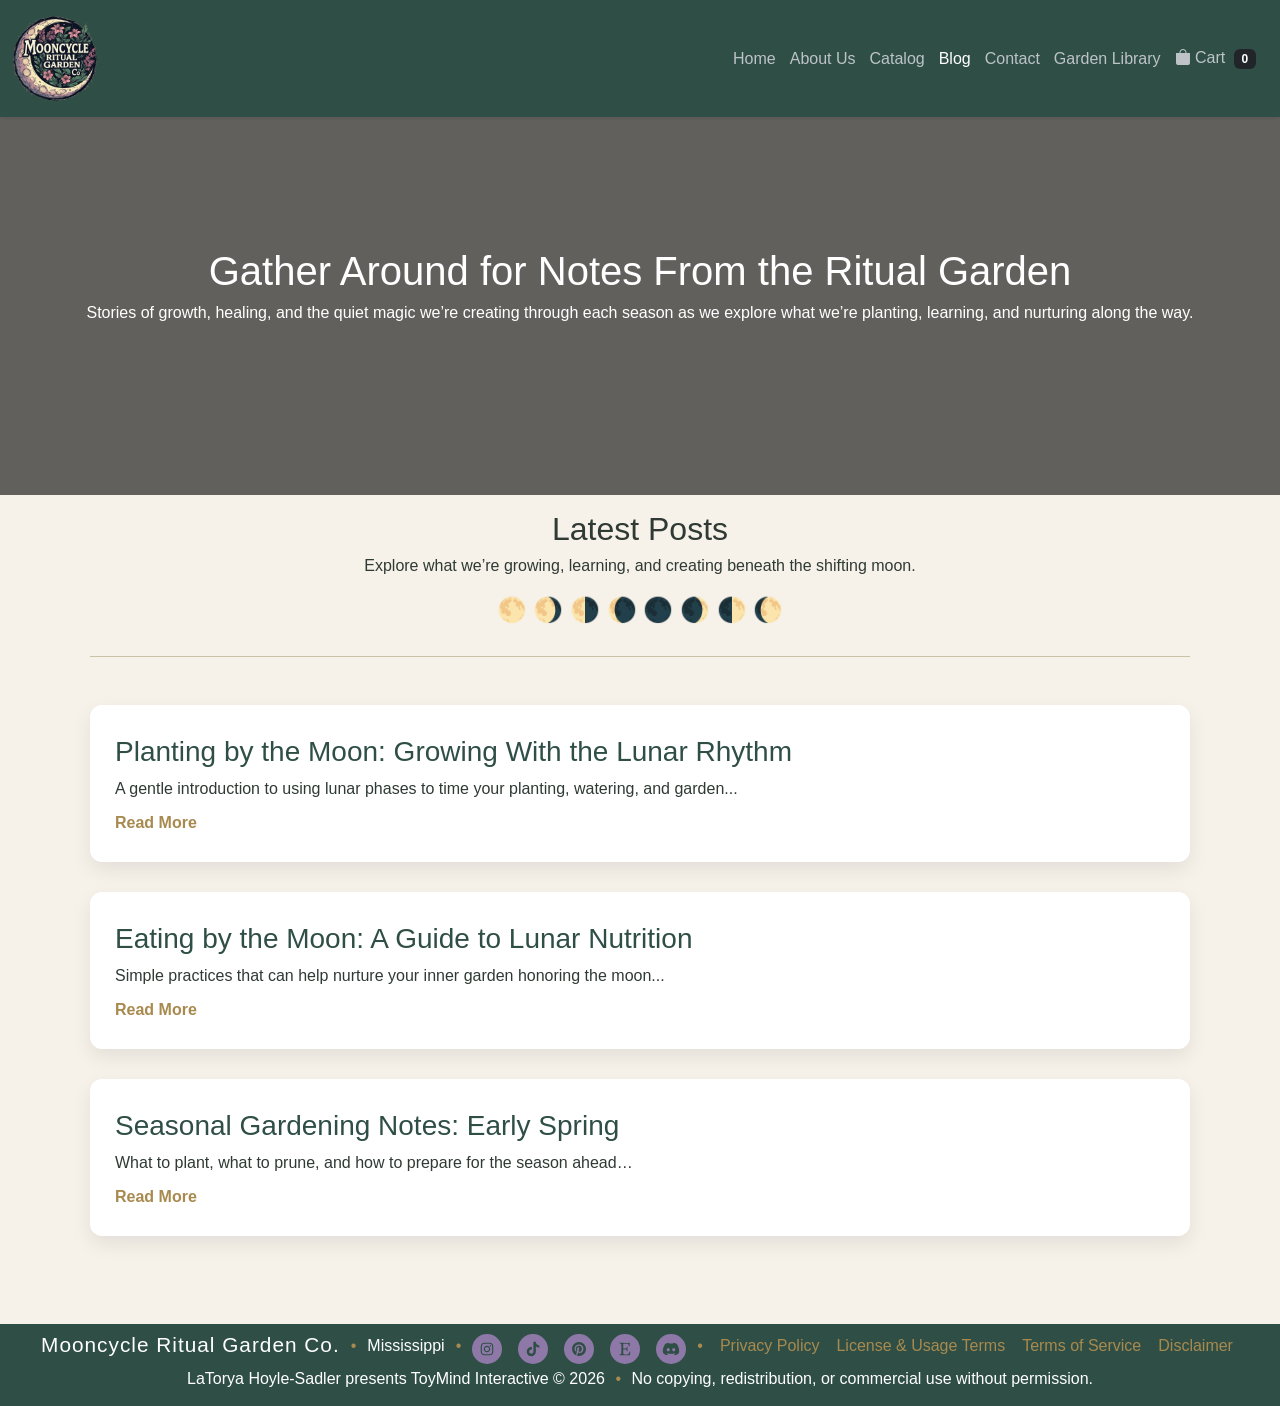
<file: blog.html>
<!-- This declares the document type and tells the browser to use HTML5 -->
<!DOCTYPE html>
<!-- Opening HTML tag with the language set to English -->
<html lang="en">

<head>
    <!-- This sets the character encoding so the browser displays text correctly -->
    <meta charset="UTF-8">

    <!-- This makes the website responsive on mobile devices -->
    <meta name="viewport" content="width=device-width, initial-scale=1.0">

    <!-- This is the title that appears in the browser tab -->
    <title>Mooncycle Ritual Garden Co. | Blog</title>
    <!-- Bootstrap CSS -->
    <link href="https://cdn.jsdelivr.net/npm/bootstrap@5.3.3/dist/css/bootstrap.min.css" rel="stylesheet" />

    <!-- Bootstrap Icons -->
    <link rel="stylesheet" href="https://cdn.jsdelivr.net/npm/bootstrap-icons@1.11.3/font/bootstrap-icons.css" />

    <!-- Custom CSS (must be last) -->
    <link rel="stylesheet" href="style.css">
</head>

<body>

    <!-- This is the header section that contains the navigation bar -->
    <header class="header">

        <!-- This is the navigation bar container -->
        <nav class="navBar">

            <!-- This div holds the logo image -->
            <div class="logo">

                <!-- This displays the logo and includes alt text for accessibility -->
                <img src="assets/images/logo.png" alt="Mooncycle Ritual Garden Co. logo" class="logo-img">
            </div>

            <!-- This is the list of navigation links -->
            <ul class="nav-links">

                <!-- Each list item contains a link to a different page -->
                <li><a href="index.html">Home</a></li>
                <li><a href="about.html">About Us</a></li>
                <li><a href="catalog.html">Catalog</a></li>

                <!-- This link is highlighted because we are on the Blog page -->
                <li><a href="blog.html" class="active">Blog</a></li>

                <li><a href="contact.html">Contact</a></li>
                <li><a href="library.html">Garden Library</a></li>
                <!-- Cart link with badge hook for JS -->
                <li>
                    <a href="cart.html" class="cart-link">
                        <i class="bi bi-bag-fill"></i>
                        <span class="cart-label">Cart</span>
                        <span id="cart-count" class="badge bg-dark ms-1"></span>
                    </a>
                </li>
            </ul>

        </nav>

    </header>
    <!--This script loads the saved shopping cart from localStorage, adds up all items in the cart and updates the badge to show the correct number of items.-->
    <script>
        //Load cart from localStorage, storing strings then converting is back into an array with json.parse. If the cart is empty, it defaults to an empty array.
        const cart = JSON.parse(localStorage.getItem("cart")) || [];
        //Calculate the total number of items, using the .reduce method to loop through the entire cart array
        const totalNumOfItems = cart.reduce((sum, item) => sum + item.qty, 0);
        //Find the cart badge element in HTML with the ID "cart-count".
        const badge = document.getElementById("cart-count");
        //Update the badge if it exists, this ensures the badge always shows the correct number when it is present.
        if (badge) badge.textContent = totalNumOfItems;
    </script>
    <!-- This is the hero section, the large banner area at the top of the page -->
    <section class="hero">

        <!-- Main headline for the hero section -->
        <h1>Gather Around for Notes From the Ritual Garden</h1>

        <!-- Supporting text under the headline -->
        <p>
            Stories of growth, healing, and the quiet magic we’re creating through each season as we explore
            what we’re planting, learning, and nurturing along the way.
        </p>
    </section>

    <!-- This is the main content container for the page -->
    <main class="container">

        <!-- Intro section for the blog page -->
        <section class="content-area">

            <!-- Section title -->
            <h2>Latest Posts</h2>

            <!-- Supporting description -->
            <p>Explore what we’re growing, learning, and creating beneath the shifting moon.</p>
        </section>

        <!-- This section holds all the blog post cards -->
        <section class="blog-list">

            <!-- Each article represents one blog post preview -->
            <article class="blog-card">

                <!-- Blog post title -->
                <h3>Planting by the Moon: Growing With the Lunar Rhythm</h3>

                <!-- Short preview text for the blog post -->
                <p>A gentle introduction to using lunar phases to time your planting, watering, and garden...</p>

                <!-- External link to read the full article -->
                <a href="https://www.almanac.com/planting-by-the-moon" class="read-more" target="_blank"
                    rel="noopener noreferrer">
                    Read More
                </a>
            </article>

            <!-- Second blog post card -->
            <article class="blog-card">
                <h3>Eating by the Moon: A Guide to Lunar Nutrition</h3>
                <p>Simple practices that can help nurture your inner garden honoring the moon...</p>

                <!-- External link to read the full article -->
                <a href="https://www.researchgate.net/publication/388631136_Revealing_the_Link_Between_Human_Food_Habits_Plant_Nutrient_Absorption_and_Lunar_Phases_A_Scientific_and_Vedic_Perspective"
                    class="read-more" target="_blank" rel="noopener noreferrer">
                    Read More
                </a>
            </article>

            <!-- Third blog post card -->
            <article class="blog-card">
                <h3>Seasonal Gardening Notes: Early Spring</h3>
                <p>What to plant, what to prune, and how to prepare for the season ahead…</p>

                <!-- External link to read the full article -->
                <a href="https://www.bhg.com/gardening/yard/garden-care/spring-gardening-checklist/" class="read-more"
                    target="_blank" rel="noopener noreferrer">
                    Read More
                </a>
            </article>

        </section>

    </main>

    <!--Footer-->
    <!-- This is the footer with brand name, location, and social icons -->
    <footer class="footer-inline">
        <!-- Brand name -->
        <span class="footer-brand">Mooncycle Ritual Garden Co.</span>
        <!-- Divider dot -->
        <span class="footer-divider">•</span>
        <!-- Business location -->
        <span class="footer-location">Mississippi</span>
        <!-- Divider dot -->
        <span class="footer-divider">•</span>
        <!--Social media-->
        <!-- This container holds all of the social media icons -->
        <div class="footer-social-inline">
            <!-- Instagram SVG icon (vector graphic for the Instagram logo) -->
            <a href="https://www.instagram.com" aria-label="Instagram" target="_blank" rel="noopener noreferrer"><svg
                    xmlns="http://www.w3.org/2000/svg"
                    viewBox="0 0 640 640"><!--!Font Awesome Free v7.2.0 by @fontawesome - https://fontawesome.com License - https://fontawesome.com/license/free Copyright 2026 Fonticons, Inc.-->
                    <path
                        d="M320.3 205C256.8 204.8 205.2 256.2 205 319.7C204.8 383.2 256.2 434.8 319.7 435C383.2 435.2 434.8 383.8 435 320.3C435.2 256.8 383.8 205.2 320.3 205zM319.7 245.4C360.9 245.2 394.4 278.5 394.6 319.7C394.8 360.9 361.5 394.4 320.3 394.6C279.1 394.8 245.6 361.5 245.4 320.3C245.2 279.1 278.5 245.6 319.7 245.4zM413.1 200.3C413.1 185.5 425.1 173.5 439.9 173.5C454.7 173.5 466.7 185.5 466.7 200.3C466.7 215.1 454.7 227.1 439.9 227.1C425.1 227.1 413.1 215.1 413.1 200.3zM542.8 227.5C541.1 191.6 532.9 159.8 506.6 133.6C480.4 107.4 448.6 99.2 412.7 97.4C375.7 95.3 264.8 95.3 227.8 97.4C192 99.1 160.2 107.3 133.9 133.5C107.6 159.7 99.5 191.5 97.7 227.4C95.6 264.4 95.6 375.3 97.7 412.3C99.4 448.2 107.6 480 133.9 506.2C160.2 532.4 191.9 540.6 227.8 542.4C264.8 544.5 375.7 544.5 412.7 542.4C448.6 540.7 480.4 532.5 506.6 506.2C532.8 480 541 448.2 542.8 412.3C544.9 375.3 544.9 264.5 542.8 227.5zM495 452C487.2 471.6 472.1 486.7 452.4 494.6C422.9 506.3 352.9 503.6 320.3 503.6C287.7 503.6 217.6 506.2 188.2 494.6C168.6 486.8 153.5 471.7 145.6 452C133.9 422.5 136.6 352.5 136.6 319.9C136.6 287.3 134 217.2 145.6 187.8C153.4 168.2 168.5 153.1 188.2 145.2C217.7 133.5 287.7 136.2 320.3 136.2C352.9 136.2 423 133.6 452.4 145.2C472 153 487.1 168.1 495 187.8C506.7 217.3 504 287.3 504 319.9C504 352.5 506.7 422.6 495 452z" />
                </svg></a>
            <!--TikTok SVG icon (vector graphis for the TikTok logo) -->
            <a href="https://www.tiktok.com" aria-label="TitkTok" target="_blank" rel="noopener noreferrer"><svg
                    xmlns="http://www.w3.org/2000/svg"
                    viewBox="0 0 640 640"><!--!Font Awesome Free v7.2.0 by @fontawesome - https://fontawesome.com License - https://fontawesome.com/license/free Copyright 2026 Fonticons, Inc.-->
                    <path
                        d="M544.5 273.9C500.5 274 457.5 260.3 421.7 234.7L421.7 413.4C421.7 446.5 411.6 478.8 392.7 506C373.8 533.2 347.1 554 316.1 565.6C285.1 577.2 251.3 579.1 219.2 570.9C187.1 562.7 158.3 545 136.5 520.1C114.7 495.2 101.2 464.1 97.5 431.2C93.8 398.3 100.4 365.1 116.1 336C131.8 306.9 156.1 283.3 185.7 268.3C215.3 253.3 248.6 247.8 281.4 252.3L281.4 342.2C266.4 337.5 250.3 337.6 235.4 342.6C220.5 347.6 207.5 357.2 198.4 369.9C189.3 382.6 184.4 398 184.5 413.8C184.6 429.6 189.7 444.8 199 457.5C208.3 470.2 221.4 479.6 236.4 484.4C251.4 489.2 267.5 489.2 282.4 484.3C297.3 479.4 310.4 469.9 319.6 457.2C328.8 444.5 333.8 429.1 333.8 413.4L333.8 64L421.8 64C421.7 71.4 422.4 78.9 423.7 86.2C426.8 102.5 433.1 118.1 442.4 131.9C451.7 145.7 463.7 157.5 477.6 166.5C497.5 179.6 520.8 186.6 544.6 186.6L544.6 274z" />
                </svg></a>
            <!--Pinterest SVG icon (vector graphis for the Pinterest logo) -->
            <a href="https://www.pinterest.com" aria-label="Pinterest" target="_blank" rel="noopener noreferrer"><svg
                    xmlns="http://www.w3.org/2000/svg"
                    viewBox="0 0 640 640"><!--!Font Awesome Free v7.2.0 by @fontawesome - https://fontawesome.com License - https://fontawesome.com/license/free Copyright 2026 Fonticons, Inc.-->
                    <path
                        d="M568 320C568 457 457 568 320 568C294.4 568 269.8 564.1 246.6 556.9C256.7 540.4 271.8 513.4 277.4 491.9C280.4 480.3 292.8 432.9 292.8 432.9C300.9 448.3 324.5 461.4 349.6 461.4C424.4 461.4 478.3 392.6 478.3 307.1C478.3 225.2 411.4 163.9 325.4 163.9C218.4 163.9 161.5 235.7 161.5 314C161.5 350.4 180.9 395.7 211.8 410.1C216.5 412.3 219 411.3 220.1 406.8C220.9 403.4 225.1 386.5 227 378.7C227.6 376.2 227.3 374 225.3 371.6C215.2 359.1 207 336.3 207 315C207 260.3 248.4 207.4 319 207.4C379.9 207.4 422.6 248.9 422.6 308.3C422.6 375.4 388.7 421.9 344.6 421.9C320.3 421.9 302 401.8 307.9 377.1C314.9 347.6 328.4 315.8 328.4 294.5C328.4 275.5 318.2 259.6 297 259.6C272.1 259.6 252.1 285.3 252.1 319.8C252.1 341.8 259.5 356.6 259.5 356.6C259.5 356.6 235 460.4 230.5 479.8C225.5 501.2 227.5 531.4 229.6 551C137.4 514.9 72 425.1 72 320C72 183 183 72 320 72C457 72 568 183 568 320z" />
                </svg></a>
            <!--Etsy SVG icon (vector graphis for the Etsy logo) -->
            <a href="https://etsy.com" aria-label="Etsy" target="_blank" rel="noopener noreferrer"><svg
                    xmlns="http://www.w3.org/2000/svg"
                    viewBox="0 0 640 640"><!--!Font Awesome Free v7.2.0 by @fontawesome - https://fontawesome.com License - https://fontawesome.com/license/free Copyright 2026 Fonticons, Inc.-->
                    <path
                        d="M512 412C510.2 422.7 498.2 522 496.5 544C378.6 539.7 276.6 539.3 128 544L128 518.5C173.5 509.6 188.6 510.5 189 483.3C190.8 411 192.5 239.2 189 161.3C188 132.8 176.9 134.5 128 125.3L128 99.8C201.9 102.2 383.9 108.4 491 96C487.5 134.2 483.2 222.5 483.2 222.5L460 222.5C448.9 179.7 441.2 132 405.3 132L268.3 132C258.1 132 257.6 135.5 257.6 141.8L257.6 305.6C315.6 306.1 346.1 303.1 346.1 303.1C375.9 302.1 373.7 294.6 386.8 237.8L412.6 237.8C408.2 339.2 408.7 299.6 410.8 398.1L385 398C375.8 357.9 375.9 337 345.5 336.5C345.5 336.5 324 334.5 257.5 334.5L257.5 473.5C257.5 499.5 271.8 511.8 301.8 511.8L391.1 511.8C454.7 511.8 457.7 486.8 489.8 412L512 412z" />
                </svg></a>
            <!--Discord SVG icon (vector graphis for the Discord logo) -->
            <a href="https://discord.com" aria-label="Discord" target="_blank" rel="noopener noreferrer"><svg
                    xmlns="http://www.w3.org/2000/svg"
                    viewBox="0 0 640 640"><!--!Font Awesome Free v7.2.0 by @fontawesome - https://fontawesome.com License - https://fontawesome.com/license/free Copyright 2026 Fonticons, Inc.-->
                    <path
                        d="M524.5 133.8C524.3 133.5 524.1 133.2 523.7 133.1C485.6 115.6 445.3 103.1 404 96C403.6 95.9 403.2 96 402.9 96.1C402.6 96.2 402.3 96.5 402.1 96.9C396.6 106.8 391.6 117.1 387.2 127.5C342.6 120.7 297.3 120.7 252.8 127.5C248.3 117 243.3 106.8 237.7 96.9C237.5 96.6 237.2 96.3 236.9 96.1C236.6 95.9 236.2 95.9 235.8 95.9C194.5 103 154.2 115.5 116.1 133C115.8 133.1 115.5 133.4 115.3 133.7C39.1 247.5 18.2 358.6 28.4 468.2C28.4 468.5 28.5 468.7 28.6 469C28.7 469.3 28.9 469.4 29.1 469.6C73.5 502.5 123.1 527.6 175.9 543.8C176.3 543.9 176.7 543.9 177 543.8C177.3 543.7 177.7 543.4 177.9 543.1C189.2 527.7 199.3 511.3 207.9 494.3C208 494.1 208.1 493.8 208.1 493.5C208.1 493.2 208.1 493 208 492.7C207.9 492.4 207.8 492.2 207.6 492.1C207.4 492 207.2 491.8 206.9 491.7C191.1 485.6 175.7 478.3 161 469.8C160.7 469.6 160.5 469.4 160.3 469.2C160.1 469 160 468.6 160 468.3C160 468 160 467.7 160.2 467.4C160.4 467.1 160.5 466.9 160.8 466.7C163.9 464.4 167 462 169.9 459.6C170.2 459.4 170.5 459.2 170.8 459.2C171.1 459.2 171.5 459.2 171.8 459.3C268 503.2 372.2 503.2 467.3 459.3C467.6 459.2 468 459.1 468.3 459.1C468.6 459.1 469 459.3 469.2 459.5C472.1 461.9 475.2 464.4 478.3 466.7C478.5 466.9 478.7 467.1 478.9 467.4C479.1 467.7 479.1 468 479.1 468.3C479.1 468.6 479 468.9 478.8 469.2C478.6 469.5 478.4 469.7 478.2 469.8C463.5 478.4 448.2 485.7 432.3 491.6C432.1 491.7 431.8 491.8 431.6 492C431.4 492.2 431.3 492.4 431.2 492.7C431.1 493 431.1 493.2 431.1 493.5C431.1 493.8 431.2 494 431.3 494.3C440.1 511.3 450.1 527.6 461.3 543.1C461.5 543.4 461.9 543.7 462.2 543.8C462.5 543.9 463 543.9 463.3 543.8C516.2 527.6 565.9 502.5 610.4 469.6C610.6 469.4 610.8 469.2 610.9 469C611 468.8 611.1 468.5 611.1 468.2C623.4 341.4 590.6 231.3 524.2 133.7zM222.5 401.5C193.5 401.5 169.7 374.9 169.7 342.3C169.7 309.7 193.1 283.1 222.5 283.1C252.2 283.1 275.8 309.9 275.3 342.3C275.3 375 251.9 401.5 222.5 401.5zM417.9 401.5C388.9 401.5 365.1 374.9 365.1 342.3C365.1 309.7 388.5 283.1 417.9 283.1C447.6 283.1 471.2 309.9 470.7 342.3C470.7 375 447.5 401.5 417.9 401.5z" />
                </svg></a>
        </div>
        <!--Divider dot-->
        <span class="footer-divider">•</span>
        <!--Privacy Policy-->
        <a href="legal.html#privacy">Privacy Policy</a>
        <a href="legal.html#license">License & Usage Terms</a>
        <a href="legal.html#terms">Terms of Service</a>
        <a href="legal.html#disclaimer">Disclaimer</a>
        <!-- Authorship License -->
        <div class="footer-license">
            <p>LaTorya Hoyle-Sadler presents ToyMind Interactive
                &copy; 2026 <span class="footer-divider">•</span>
                No copying, redistribution, or commercial use without permission.</p>
        </div>
    </footer>
    <!-- The external catalog script (no inline JS) JavaScript file is using ES6 module syntax by including type="module" -->
    <script type="module" src="catalog.js"></script>
</body>

</html>
</file>
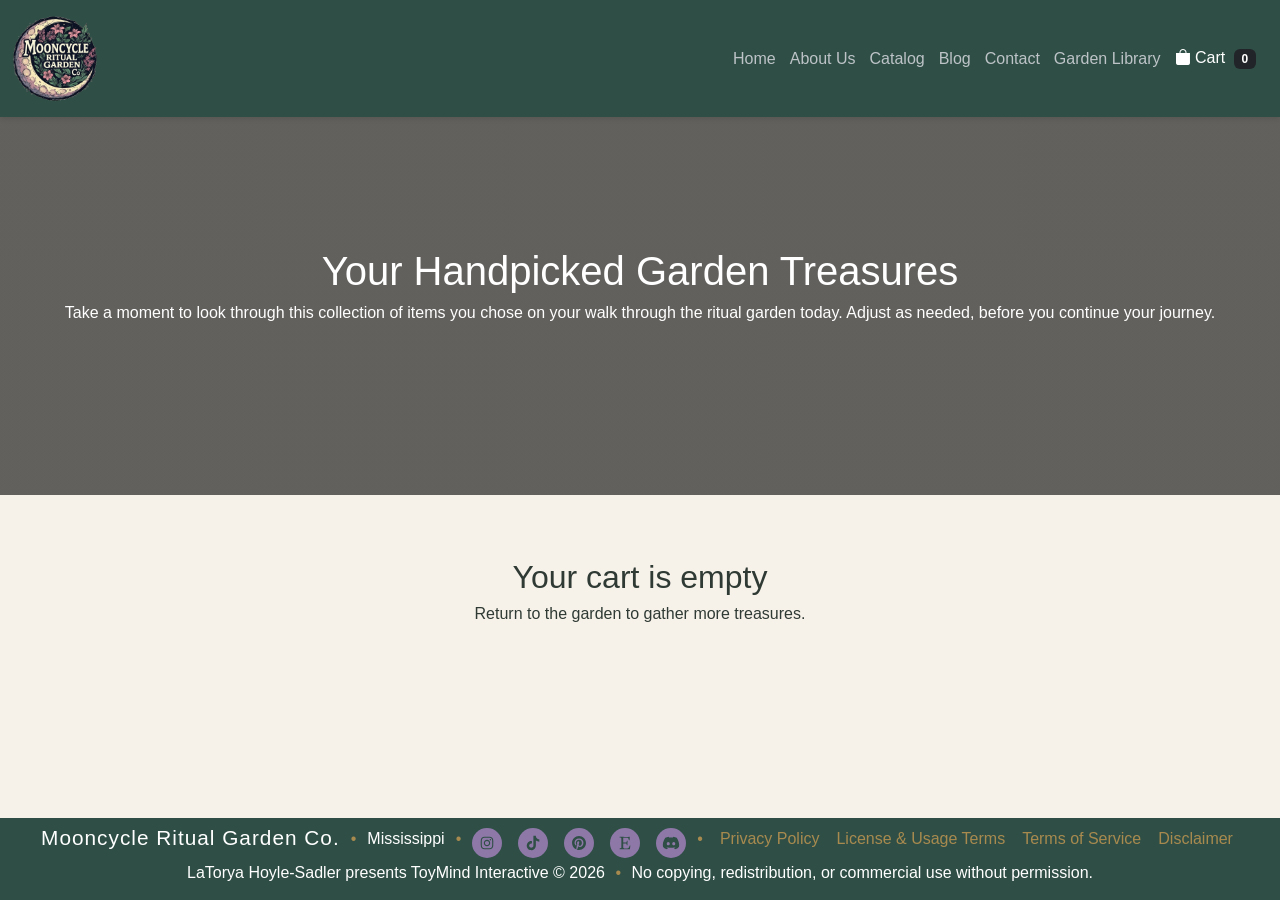
<file: cart.html>
<!-- This declares the document type and tells the browser to use HTML5 -->
<!DOCTYPE html>
<!-- Opening HTML tag with the language set to English -->
<html lang="en">

<head>
    <!-- This sets the character encoding so the browser displays text correctly -->
    <meta charset="UTF-8">

    <!-- This makes the website responsive on mobile devices -->
    <meta name="viewport" content="width=device-width, initial-scale=1.0">

    <!-- This is the title that appears in the browser tab -->
    <title>Mooncycle Ritual Garden Co. | Cart</title>
    <!-- Bootstrap CSS -->
    <link href="https://cdn.jsdelivr.net/npm/bootstrap@5.3.3/dist/css/bootstrap.min.css" rel="stylesheet" />

    <!-- Bootstrap Icons -->
    <link rel="stylesheet" href="https://cdn.jsdelivr.net/npm/bootstrap-icons@1.11.3/font/bootstrap-icons.css" />

    <!-- Custom CSS (must be last) -->
    <link rel="stylesheet" href="style.css">
</head>

<body>

    <!-- This is the header section that contains the navigation bar -->
    <header class="header">

        <!-- This is the navigation bar container -->
        <nav class="navBar">

            <!-- This div holds the logo image -->
            <div class="logo">

                <!-- This displays the logo and includes alt text for accessibility -->
                <img src="assets/images/logo.png" alt="Mooncycle Ritual Garden Co. logo" class="logo-img">
            </div>

            <!-- This is the list of navigation links -->
            <ul class="nav-links">

                <!-- Each list item contains a link to a different page -->
                <li><a href="index.html">Home</a></li>
                <li><a href="about.html">About Us</a></li>
                <li><a href="catalog.html">Catalog</a></li>
                <!-- This link is highlighted because we are on the Blog page -->
                <li><a href="blog.html">Blog</a></li>
                <li><a href="contact.html">Contact</a></li>
                <li><a href="library.html">Garden Library</a></li>
                <!-- Cart link with badge hook for JS -->
                <li>
                    <a href="cart.html" class="active" class="cart-link">
                        <i class="bi bi-bag-fill"></i>
                        <span class="cart-label">Cart</span>
                        <span id="cart-count" class="badge bg-dark ms-1">0</span>
                    </a>
                </li>
            </ul>
        </nav>
    </header>
    <!--This script loads the saved shopping cart from localStorage, adds up all items in the cart and updates the badge to show the correct number of items.-->
    <script>
        //Load cart from localStorage, storing strings then converting is back into an array with json.parse. If the cart is empty, it defaults to an empty array.
        const cart = JSON.parse(localStorage.getItem("cart")) || [];
        //Calculate the total number of items, using the .reduce method to loop through the entire cart array
        const totalQty = cart.reduce((sum, item) => sum + item.qty, 0);
        //Find the cart badge element in HTML with the ID "cart-count".
        const badge = document.getElementById("cart-count");
        //Update the badge if it exists, this ensures the badge always shows the correct number when it is present.
        if (badge) badge.textContent = totalQty;
    </script>
    <!-- This is the hero section, the large banner area at the top of the page -->
    <section class="hero">

        <!-- Main headline for the hero section -->
        <h1>Your Handpicked Garden Treasures</h1>

        <!-- Supporting text under the headline -->
        <p>
            Take a moment to look through this collection of items you chose on your walk through the ritual garden
            today. Adjust as needed, before you continue your journey.
        </p>
    </section>

    <!-- This is the main content container for the page -->
    <main class="container">
        <!-- cart root: JS will inject dynamic modals here -->
        <div id="cart-root">
            <!-- JS will create and manage cart details here -->
        </div>
    </main>

    <!--Footer-->
    <!-- This is the footer with brand name, location, and social icons -->
    <footer class="footer-inline">
        <!-- Brand name -->
        <span class="footer-brand">Mooncycle Ritual Garden Co.</span>
        <!-- Divider dot -->
        <span class="footer-divider">•</span>
        <!-- Business location -->
        <span class="footer-location">Mississippi</span>
        <!-- Divider dot -->
        <span class="footer-divider">•</span>
        <!--Social media-->
        <!-- This container holds all of the social media icons -->
        <div class="footer-social-inline">
            <!-- Instagram SVG icon (vector graphic for the Instagram logo) -->
            <a href="https://www.instagram.com" aria-label="Instagram" target="_blank" rel="noopener noreferrer"><svg
                    xmlns="http://www.w3.org/2000/svg"
                    viewBox="0 0 640 640"><!--!Font Awesome Free v7.2.0 by @fontawesome - https://fontawesome.com License - https://fontawesome.com/license/free Copyright 2026 Fonticons, Inc.-->
                    <path
                        d="M320.3 205C256.8 204.8 205.2 256.2 205 319.7C204.8 383.2 256.2 434.8 319.7 435C383.2 435.2 434.8 383.8 435 320.3C435.2 256.8 383.8 205.2 320.3 205zM319.7 245.4C360.9 245.2 394.4 278.5 394.6 319.7C394.8 360.9 361.5 394.4 320.3 394.6C279.1 394.8 245.6 361.5 245.4 320.3C245.2 279.1 278.5 245.6 319.7 245.4zM413.1 200.3C413.1 185.5 425.1 173.5 439.9 173.5C454.7 173.5 466.7 185.5 466.7 200.3C466.7 215.1 454.7 227.1 439.9 227.1C425.1 227.1 413.1 215.1 413.1 200.3zM542.8 227.5C541.1 191.6 532.9 159.8 506.6 133.6C480.4 107.4 448.6 99.2 412.7 97.4C375.7 95.3 264.8 95.3 227.8 97.4C192 99.1 160.2 107.3 133.9 133.5C107.6 159.7 99.5 191.5 97.7 227.4C95.6 264.4 95.6 375.3 97.7 412.3C99.4 448.2 107.6 480 133.9 506.2C160.2 532.4 191.9 540.6 227.8 542.4C264.8 544.5 375.7 544.5 412.7 542.4C448.6 540.7 480.4 532.5 506.6 506.2C532.8 480 541 448.2 542.8 412.3C544.9 375.3 544.9 264.5 542.8 227.5zM495 452C487.2 471.6 472.1 486.7 452.4 494.6C422.9 506.3 352.9 503.6 320.3 503.6C287.7 503.6 217.6 506.2 188.2 494.6C168.6 486.8 153.5 471.7 145.6 452C133.9 422.5 136.6 352.5 136.6 319.9C136.6 287.3 134 217.2 145.6 187.8C153.4 168.2 168.5 153.1 188.2 145.2C217.7 133.5 287.7 136.2 320.3 136.2C352.9 136.2 423 133.6 452.4 145.2C472 153 487.1 168.1 495 187.8C506.7 217.3 504 287.3 504 319.9C504 352.5 506.7 422.6 495 452z" />
                </svg></a>
            <!--TikTok SVG icon (vector graphis for the TikTok logo) -->
            <a href="https://www.tiktok.com" aria-label="TitkTok" target="_blank" rel="noopener noreferrer"><svg
                    xmlns="http://www.w3.org/2000/svg"
                    viewBox="0 0 640 640"><!--!Font Awesome Free v7.2.0 by @fontawesome - https://fontawesome.com License - https://fontawesome.com/license/free Copyright 2026 Fonticons, Inc.-->
                    <path
                        d="M544.5 273.9C500.5 274 457.5 260.3 421.7 234.7L421.7 413.4C421.7 446.5 411.6 478.8 392.7 506C373.8 533.2 347.1 554 316.1 565.6C285.1 577.2 251.3 579.1 219.2 570.9C187.1 562.7 158.3 545 136.5 520.1C114.7 495.2 101.2 464.1 97.5 431.2C93.8 398.3 100.4 365.1 116.1 336C131.8 306.9 156.1 283.3 185.7 268.3C215.3 253.3 248.6 247.8 281.4 252.3L281.4 342.2C266.4 337.5 250.3 337.6 235.4 342.6C220.5 347.6 207.5 357.2 198.4 369.9C189.3 382.6 184.4 398 184.5 413.8C184.6 429.6 189.7 444.8 199 457.5C208.3 470.2 221.4 479.6 236.4 484.4C251.4 489.2 267.5 489.2 282.4 484.3C297.3 479.4 310.4 469.9 319.6 457.2C328.8 444.5 333.8 429.1 333.8 413.4L333.8 64L421.8 64C421.7 71.4 422.4 78.9 423.7 86.2C426.8 102.5 433.1 118.1 442.4 131.9C451.7 145.7 463.7 157.5 477.6 166.5C497.5 179.6 520.8 186.6 544.6 186.6L544.6 274z" />
                </svg></a>
            <!--Pinterest SVG icon (vector graphis for the Pinterest logo) -->
            <a href="https://www.pinterest.com" aria-label="Pinterest" target="_blank" rel="noopener noreferrer"><svg
                    xmlns="http://www.w3.org/2000/svg"
                    viewBox="0 0 640 640"><!--!Font Awesome Free v7.2.0 by @fontawesome - https://fontawesome.com License - https://fontawesome.com/license/free Copyright 2026 Fonticons, Inc.-->
                    <path
                        d="M568 320C568 457 457 568 320 568C294.4 568 269.8 564.1 246.6 556.9C256.7 540.4 271.8 513.4 277.4 491.9C280.4 480.3 292.8 432.9 292.8 432.9C300.9 448.3 324.5 461.4 349.6 461.4C424.4 461.4 478.3 392.6 478.3 307.1C478.3 225.2 411.4 163.9 325.4 163.9C218.4 163.9 161.5 235.7 161.5 314C161.5 350.4 180.9 395.7 211.8 410.1C216.5 412.3 219 411.3 220.1 406.8C220.9 403.4 225.1 386.5 227 378.7C227.6 376.2 227.3 374 225.3 371.6C215.2 359.1 207 336.3 207 315C207 260.3 248.4 207.4 319 207.4C379.9 207.4 422.6 248.9 422.6 308.3C422.6 375.4 388.7 421.9 344.6 421.9C320.3 421.9 302 401.8 307.9 377.1C314.9 347.6 328.4 315.8 328.4 294.5C328.4 275.5 318.2 259.6 297 259.6C272.1 259.6 252.1 285.3 252.1 319.8C252.1 341.8 259.5 356.6 259.5 356.6C259.5 356.6 235 460.4 230.5 479.8C225.5 501.2 227.5 531.4 229.6 551C137.4 514.9 72 425.1 72 320C72 183 183 72 320 72C457 72 568 183 568 320z" />
                </svg></a>
            <!--Etsy SVG icon (vector graphis for the Etsy logo) -->
            <a href="https://etsy.com" aria-label="Etsy" target="_blank" rel="noopener noreferrer"><svg
                    xmlns="http://www.w3.org/2000/svg"
                    viewBox="0 0 640 640"><!--!Font Awesome Free v7.2.0 by @fontawesome - https://fontawesome.com License - https://fontawesome.com/license/free Copyright 2026 Fonticons, Inc.-->
                    <path
                        d="M512 412C510.2 422.7 498.2 522 496.5 544C378.6 539.7 276.6 539.3 128 544L128 518.5C173.5 509.6 188.6 510.5 189 483.3C190.8 411 192.5 239.2 189 161.3C188 132.8 176.9 134.5 128 125.3L128 99.8C201.9 102.2 383.9 108.4 491 96C487.5 134.2 483.2 222.5 483.2 222.5L460 222.5C448.9 179.7 441.2 132 405.3 132L268.3 132C258.1 132 257.6 135.5 257.6 141.8L257.6 305.6C315.6 306.1 346.1 303.1 346.1 303.1C375.9 302.1 373.7 294.6 386.8 237.8L412.6 237.8C408.2 339.2 408.7 299.6 410.8 398.1L385 398C375.8 357.9 375.9 337 345.5 336.5C345.5 336.5 324 334.5 257.5 334.5L257.5 473.5C257.5 499.5 271.8 511.8 301.8 511.8L391.1 511.8C454.7 511.8 457.7 486.8 489.8 412L512 412z" />
                </svg></a>
            <!--Discord SVG icon (vector graphis for the Discord logo) -->
            <a href="https://discord.com" aria-label="Discord" target="_blank" rel="noopener noreferrer"><svg
                    xmlns="http://www.w3.org/2000/svg"
                    viewBox="0 0 640 640"><!--!Font Awesome Free v7.2.0 by @fontawesome - https://fontawesome.com License - https://fontawesome.com/license/free Copyright 2026 Fonticons, Inc.-->
                    <path
                        d="M524.5 133.8C524.3 133.5 524.1 133.2 523.7 133.1C485.6 115.6 445.3 103.1 404 96C403.6 95.9 403.2 96 402.9 96.1C402.6 96.2 402.3 96.5 402.1 96.9C396.6 106.8 391.6 117.1 387.2 127.5C342.6 120.7 297.3 120.7 252.8 127.5C248.3 117 243.3 106.8 237.7 96.9C237.5 96.6 237.2 96.3 236.9 96.1C236.6 95.9 236.2 95.9 235.8 95.9C194.5 103 154.2 115.5 116.1 133C115.8 133.1 115.5 133.4 115.3 133.7C39.1 247.5 18.2 358.6 28.4 468.2C28.4 468.5 28.5 468.7 28.6 469C28.7 469.3 28.9 469.4 29.1 469.6C73.5 502.5 123.1 527.6 175.9 543.8C176.3 543.9 176.7 543.9 177 543.8C177.3 543.7 177.7 543.4 177.9 543.1C189.2 527.7 199.3 511.3 207.9 494.3C208 494.1 208.1 493.8 208.1 493.5C208.1 493.2 208.1 493 208 492.7C207.9 492.4 207.8 492.2 207.6 492.1C207.4 492 207.2 491.8 206.9 491.7C191.1 485.6 175.7 478.3 161 469.8C160.7 469.6 160.5 469.4 160.3 469.2C160.1 469 160 468.6 160 468.3C160 468 160 467.7 160.2 467.4C160.4 467.1 160.5 466.9 160.8 466.7C163.9 464.4 167 462 169.9 459.6C170.2 459.4 170.5 459.2 170.8 459.2C171.1 459.2 171.5 459.2 171.8 459.3C268 503.2 372.2 503.2 467.3 459.3C467.6 459.2 468 459.1 468.3 459.1C468.6 459.1 469 459.3 469.2 459.5C472.1 461.9 475.2 464.4 478.3 466.7C478.5 466.9 478.7 467.1 478.9 467.4C479.1 467.7 479.1 468 479.1 468.3C479.1 468.6 479 468.9 478.8 469.2C478.6 469.5 478.4 469.7 478.2 469.8C463.5 478.4 448.2 485.7 432.3 491.6C432.1 491.7 431.8 491.8 431.6 492C431.4 492.2 431.3 492.4 431.2 492.7C431.1 493 431.1 493.2 431.1 493.5C431.1 493.8 431.2 494 431.3 494.3C440.1 511.3 450.1 527.6 461.3 543.1C461.5 543.4 461.9 543.7 462.2 543.8C462.5 543.9 463 543.9 463.3 543.8C516.2 527.6 565.9 502.5 610.4 469.6C610.6 469.4 610.8 469.2 610.9 469C611 468.8 611.1 468.5 611.1 468.2C623.4 341.4 590.6 231.3 524.2 133.7zM222.5 401.5C193.5 401.5 169.7 374.9 169.7 342.3C169.7 309.7 193.1 283.1 222.5 283.1C252.2 283.1 275.8 309.9 275.3 342.3C275.3 375 251.9 401.5 222.5 401.5zM417.9 401.5C388.9 401.5 365.1 374.9 365.1 342.3C365.1 309.7 388.5 283.1 417.9 283.1C447.6 283.1 471.2 309.9 470.7 342.3C470.7 375 447.5 401.5 417.9 401.5z" />
                </svg></a>
        </div>
        <!--Divider dot-->
        <span class="footer-divider">•</span>
        <!--Privacy Policy-->
        <a href="legal.html#privacy">Privacy Policy</a>
        <a href="legal.html#license">License & Usage Terms</a>
        <a href="legal.html#terms">Terms of Service</a>
        <a href="legal.html#disclaimer">Disclaimer</a>
        <!-- Authorship License -->
        <div class="footer-license">
            <p>LaTorya Hoyle-Sadler presents ToyMind Interactive
                &copy; 2026 <span class="footer-divider">•</span>
                No copying, redistribution, or commercial use without permission.</p>
        </div>
    </footer>
    <!-- The external catalog script (no inline JS) JavaScript file is using ES6 module syntax by including type="module" -->
    <script type="module" src="shopping.js"></script>
    <script type="module" src="cart.js"></script>
</body>

</html>
</file>
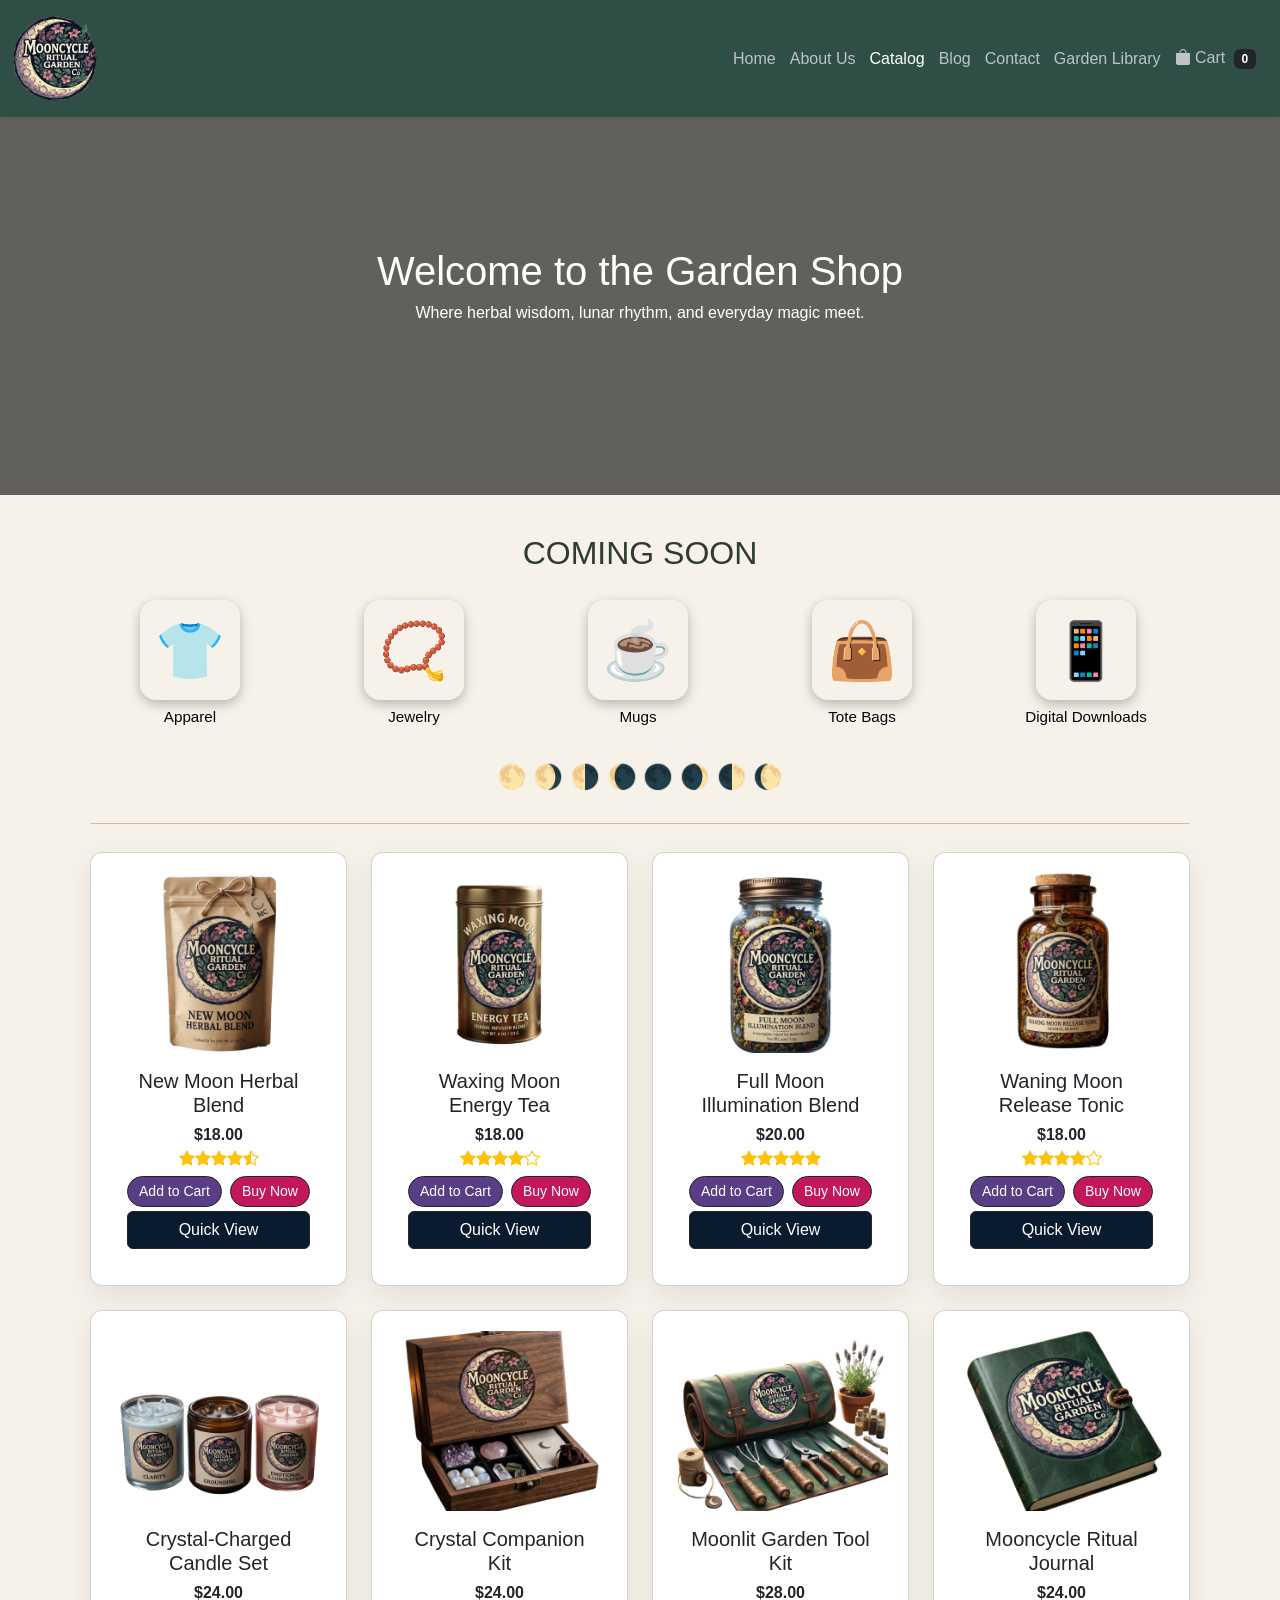
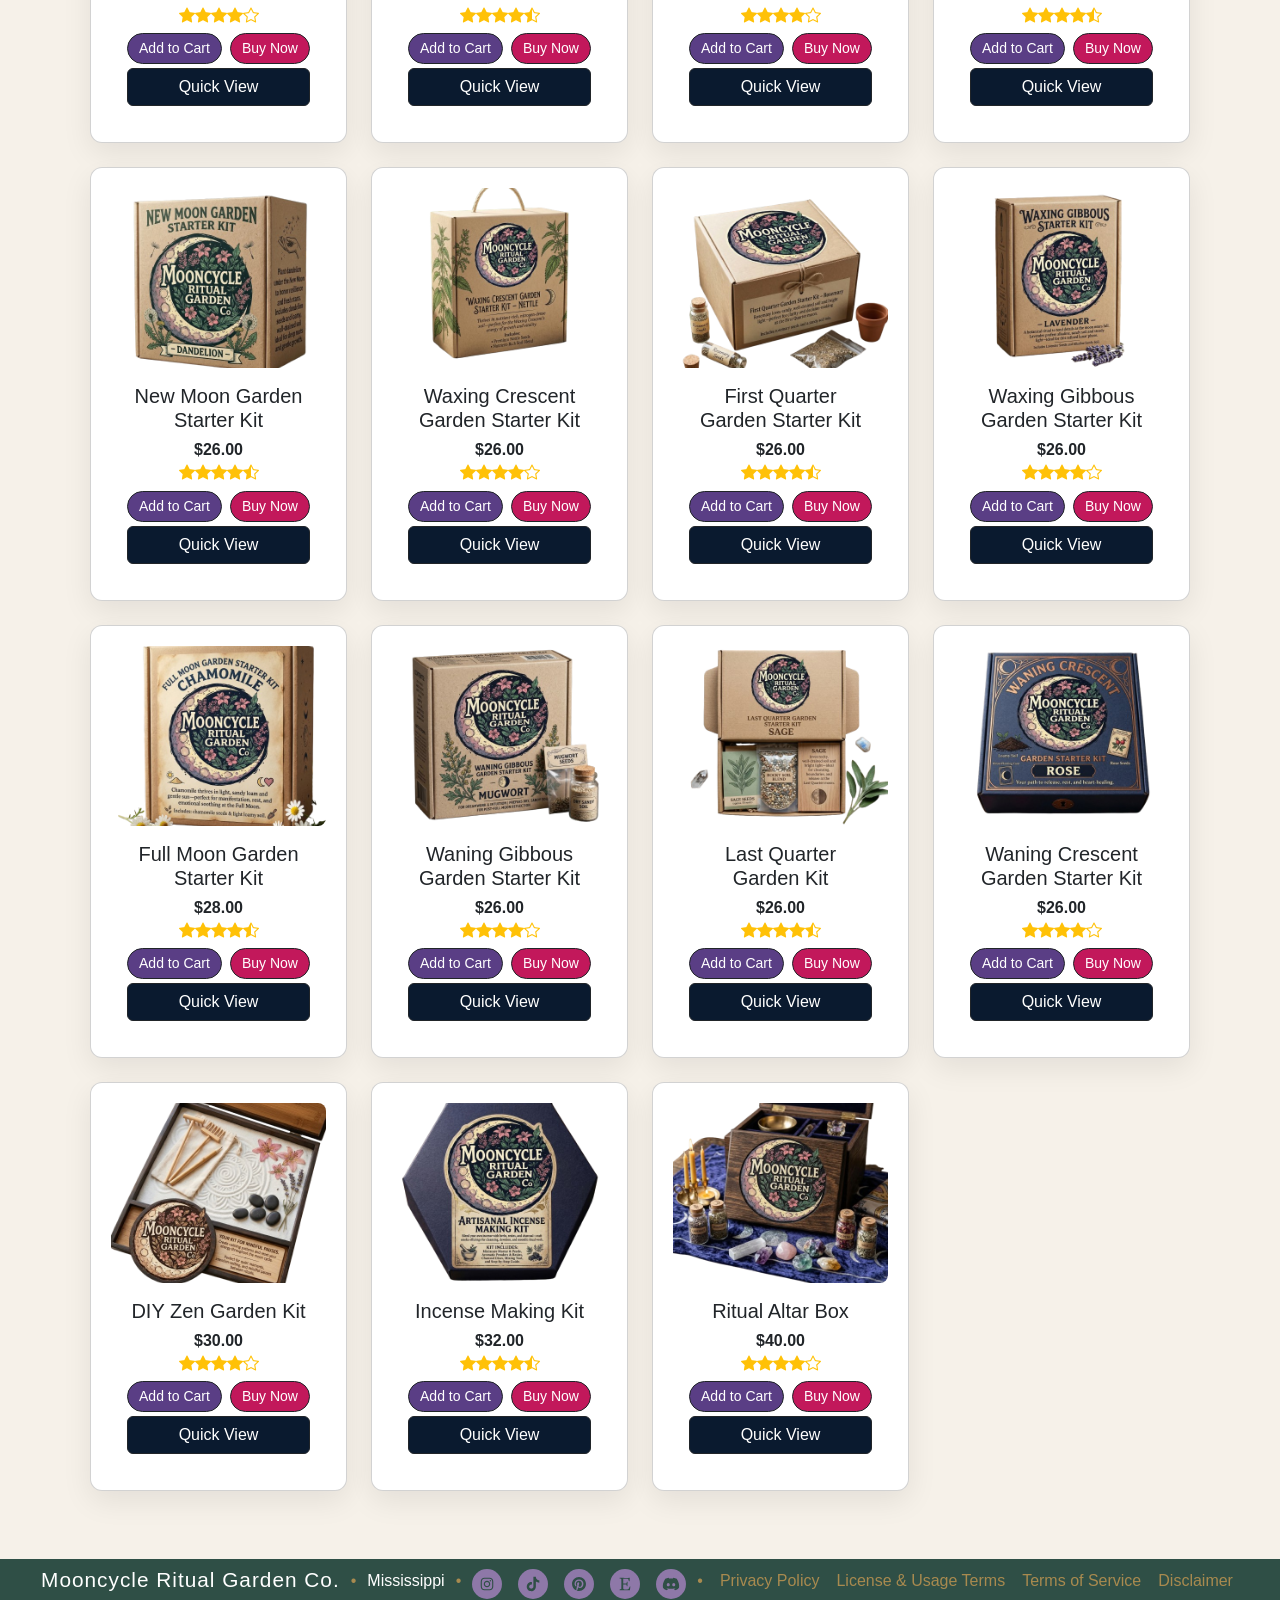
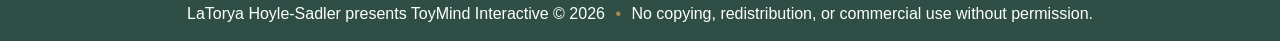
<file: catalog.html>
<!-- This declares the document type and tells the browser to use HTML5 -->
<!DOCTYPE html>
<html lang="en">

<head>
    <!-- Character encoding -->
    <meta charset="UTF-8">

    <!-- Responsive viewport -->
    <meta name="viewport" content="width=device-width, initial-scale=1.0">

    <!-- Page title -->
    <title>Mooncycle Ritual Garden Co. | Catalog</title>

    <!-- Bootstrap CSS -->
    <link href="https://cdn.jsdelivr.net/npm/bootstrap@5.3.3/dist/css/bootstrap.min.css" rel="stylesheet" />

    <!-- Bootstrap Icons -->
    <link rel="stylesheet" href="https://cdn.jsdelivr.net/npm/bootstrap-icons@1.11.3/font/bootstrap-icons.css" />

    <!-- Custom CSS (must be last) -->
    <link rel="stylesheet" href="style.css">
</head>

<body>
    <!-- Header + Navigation -->
    <header class="header">
        <nav class="navBar">
            <div class="logo">
                <img src="assets/images/logo.png" alt="Mooncycle Ritual Garden Co. logo" class="logo-img">
            </div>

            <ul class="nav-links">
                <li><a href="index.html">Home</a></li>
                <li><a href="about.html">About Us</a></li>
                <li><a href="catalog.html" class="active">Catalog</a></li>
                <li><a href="blog.html">Blog</a></li>
                <li><a href="contact.html">Contact</a></li>
                <li><a href="library.html">Garden Library</a></li>
                <!-- Cart link with badge hook for JS -->
                <li>
                    <a href="cart.html" class="cart-link">
                        <i class="bi bi-bag-fill"></i>
                        <span class="cart-label">Cart</span>
                        <span id="cart-count" class="badge bg-dark ms-1">0</span>
                    </a>
                </li>
            </ul>
        </nav>

    </header>
    <!--This script loads the saved shopping cart from localStorage, adds up all items in the cart and updates the badge to show the correct number of items.-->
    <script>
        //Load cart from localStorage, storing strings then converting is back into an array with json.parse. If the cart is empty, it defaults to an empty array.
        const cart = JSON.parse(localStorage.getItem("cart")) || [];
        //Calculate the total number of items, using the .reduce method to loop through the entire cart array
        const totalNumOfItems = cart.reduce((sum, item) => sum + item.qty, 0);
        //Find the cart badge element in HTML with the ID "cart-count".
        const badge = document.getElementById("cart-count");
        //Update the badge if it exists, this ensures the badge always shows the correct number when it is present.
        if (badge) badge.textContent = totalNumOfItems;
    </script>
    <!-- Hero section -->
    <section class="hero text-center">
        <h1>Welcome to the Garden Shop</h1>
        <p>Where herbal wisdom, lunar rhythm, and everyday magic meet.</p>
    </section>

    <!-- Main catalog content -->
    <main class="container my-4" id="catalog-main">
        <!-- Coming Soon strip (static, fine to keep) -->
        <section class="content-area mb-4">
            <h2 class="text-center">COMING SOON</h2>

            <section class="comingSoon">
                <div class="coming-track">
                    <div class="coming-item">
                        <div class="coming-emoji">👕</div>
                        <p>Apparel</p>
                    </div>
                    <div class="coming-item">
                        <div class="coming-emoji">📿</div>
                        <p>Jewelry</p>
                    </div>
                    <div class="coming-item">
                        <div class="coming-emoji">☕</div>
                        <p>Mugs</p>
                    </div>
                    <div class="coming-item">
                        <div class="coming-emoji">👜</div>
                        <p>Tote Bags</p>
                    </div>
                    <div class="coming-item">
                        <div class="coming-emoji">📱</div>
                        <p>Digital Downloads</p>
                    </div>
                </div>
            </section>
        </section>

        <!-- Product grid: EMPTY at launch. JS will render(build and display) cards here. -->
        <section class="py-1">
            <div id="product-grid" class="row g-4">
                <!-- JS will inject(modify by adding new) product cards here using data arrays -->
            </div>
        </section>

        <!-- Spacer so bottom content can breathe -->
        <div class="catalog-bottom-space"></div>
    </main>

    <!-- Quick View modals root: JS will inject dynamic modals here -->
    <div id="quickview-root">
        <!-- JS will create and manage quick view overlays here -->
    </div>
    <!--Footer-->
    <!-- This is the footer with brand name, location, and social icons -->
    <footer class="footer-inline">
        <!-- Brand name -->
        <span class="footer-brand">Mooncycle Ritual Garden Co.</span>
        <!-- Divider dot -->
        <span class="footer-divider">•</span>
        <!-- Business location -->
        <span class="footer-location">Mississippi</span>
        <!-- Divider dot -->
        <span class="footer-divider">•</span>
        <!--Social media-->
        <!-- This container holds all of the social media icons -->
        <div class="footer-social-inline">
            <!-- Instagram SVG icon (vector graphic for the Instagram logo) -->
            <a href="https://www.instagram.com" aria-label="Instagram" target="_blank" rel="noopener noreferrer"><svg
                    xmlns="http://www.w3.org/2000/svg"
                    viewBox="0 0 640 640"><!--!Font Awesome Free v7.2.0 by @fontawesome - https://fontawesome.com License - https://fontawesome.com/license/free Copyright 2026 Fonticons, Inc.-->
                    <path
                        d="M320.3 205C256.8 204.8 205.2 256.2 205 319.7C204.8 383.2 256.2 434.8 319.7 435C383.2 435.2 434.8 383.8 435 320.3C435.2 256.8 383.8 205.2 320.3 205zM319.7 245.4C360.9 245.2 394.4 278.5 394.6 319.7C394.8 360.9 361.5 394.4 320.3 394.6C279.1 394.8 245.6 361.5 245.4 320.3C245.2 279.1 278.5 245.6 319.7 245.4zM413.1 200.3C413.1 185.5 425.1 173.5 439.9 173.5C454.7 173.5 466.7 185.5 466.7 200.3C466.7 215.1 454.7 227.1 439.9 227.1C425.1 227.1 413.1 215.1 413.1 200.3zM542.8 227.5C541.1 191.6 532.9 159.8 506.6 133.6C480.4 107.4 448.6 99.2 412.7 97.4C375.7 95.3 264.8 95.3 227.8 97.4C192 99.1 160.2 107.3 133.9 133.5C107.6 159.7 99.5 191.5 97.7 227.4C95.6 264.4 95.6 375.3 97.7 412.3C99.4 448.2 107.6 480 133.9 506.2C160.2 532.4 191.9 540.6 227.8 542.4C264.8 544.5 375.7 544.5 412.7 542.4C448.6 540.7 480.4 532.5 506.6 506.2C532.8 480 541 448.2 542.8 412.3C544.9 375.3 544.9 264.5 542.8 227.5zM495 452C487.2 471.6 472.1 486.7 452.4 494.6C422.9 506.3 352.9 503.6 320.3 503.6C287.7 503.6 217.6 506.2 188.2 494.6C168.6 486.8 153.5 471.7 145.6 452C133.9 422.5 136.6 352.5 136.6 319.9C136.6 287.3 134 217.2 145.6 187.8C153.4 168.2 168.5 153.1 188.2 145.2C217.7 133.5 287.7 136.2 320.3 136.2C352.9 136.2 423 133.6 452.4 145.2C472 153 487.1 168.1 495 187.8C506.7 217.3 504 287.3 504 319.9C504 352.5 506.7 422.6 495 452z" />
                </svg></a>
            <!--TikTok SVG icon (vector graphis for the TikTok logo) -->
            <a href="https://www.tiktok.com" aria-label="TitkTok" target="_blank" rel="noopener noreferrer"><svg
                    xmlns="http://www.w3.org/2000/svg"
                    viewBox="0 0 640 640"><!--!Font Awesome Free v7.2.0 by @fontawesome - https://fontawesome.com License - https://fontawesome.com/license/free Copyright 2026 Fonticons, Inc.-->
                    <path
                        d="M544.5 273.9C500.5 274 457.5 260.3 421.7 234.7L421.7 413.4C421.7 446.5 411.6 478.8 392.7 506C373.8 533.2 347.1 554 316.1 565.6C285.1 577.2 251.3 579.1 219.2 570.9C187.1 562.7 158.3 545 136.5 520.1C114.7 495.2 101.2 464.1 97.5 431.2C93.8 398.3 100.4 365.1 116.1 336C131.8 306.9 156.1 283.3 185.7 268.3C215.3 253.3 248.6 247.8 281.4 252.3L281.4 342.2C266.4 337.5 250.3 337.6 235.4 342.6C220.5 347.6 207.5 357.2 198.4 369.9C189.3 382.6 184.4 398 184.5 413.8C184.6 429.6 189.7 444.8 199 457.5C208.3 470.2 221.4 479.6 236.4 484.4C251.4 489.2 267.5 489.2 282.4 484.3C297.3 479.4 310.4 469.9 319.6 457.2C328.8 444.5 333.8 429.1 333.8 413.4L333.8 64L421.8 64C421.7 71.4 422.4 78.9 423.7 86.2C426.8 102.5 433.1 118.1 442.4 131.9C451.7 145.7 463.7 157.5 477.6 166.5C497.5 179.6 520.8 186.6 544.6 186.6L544.6 274z" />
                </svg></a>
            <!--Pinterest SVG icon (vector graphis for the Pinterest logo) -->
            <a href="https://www.pinterest.com" aria-label="Pinterest" target="_blank" rel="noopener noreferrer"><svg
                    xmlns="http://www.w3.org/2000/svg"
                    viewBox="0 0 640 640"><!--!Font Awesome Free v7.2.0 by @fontawesome - https://fontawesome.com License - https://fontawesome.com/license/free Copyright 2026 Fonticons, Inc.-->
                    <path
                        d="M568 320C568 457 457 568 320 568C294.4 568 269.8 564.1 246.6 556.9C256.7 540.4 271.8 513.4 277.4 491.9C280.4 480.3 292.8 432.9 292.8 432.9C300.9 448.3 324.5 461.4 349.6 461.4C424.4 461.4 478.3 392.6 478.3 307.1C478.3 225.2 411.4 163.9 325.4 163.9C218.4 163.9 161.5 235.7 161.5 314C161.5 350.4 180.9 395.7 211.8 410.1C216.5 412.3 219 411.3 220.1 406.8C220.9 403.4 225.1 386.5 227 378.7C227.6 376.2 227.3 374 225.3 371.6C215.2 359.1 207 336.3 207 315C207 260.3 248.4 207.4 319 207.4C379.9 207.4 422.6 248.9 422.6 308.3C422.6 375.4 388.7 421.9 344.6 421.9C320.3 421.9 302 401.8 307.9 377.1C314.9 347.6 328.4 315.8 328.4 294.5C328.4 275.5 318.2 259.6 297 259.6C272.1 259.6 252.1 285.3 252.1 319.8C252.1 341.8 259.5 356.6 259.5 356.6C259.5 356.6 235 460.4 230.5 479.8C225.5 501.2 227.5 531.4 229.6 551C137.4 514.9 72 425.1 72 320C72 183 183 72 320 72C457 72 568 183 568 320z" />
                </svg></a>
            <!--Etsy SVG icon (vector graphis for the Etsy logo) -->
            <a href="https://etsy.com" aria-label="Etsy" target="_blank" rel="noopener noreferrer"><svg
                    xmlns="http://www.w3.org/2000/svg"
                    viewBox="0 0 640 640"><!--!Font Awesome Free v7.2.0 by @fontawesome - https://fontawesome.com License - https://fontawesome.com/license/free Copyright 2026 Fonticons, Inc.-->
                    <path
                        d="M512 412C510.2 422.7 498.2 522 496.5 544C378.6 539.7 276.6 539.3 128 544L128 518.5C173.5 509.6 188.6 510.5 189 483.3C190.8 411 192.5 239.2 189 161.3C188 132.8 176.9 134.5 128 125.3L128 99.8C201.9 102.2 383.9 108.4 491 96C487.5 134.2 483.2 222.5 483.2 222.5L460 222.5C448.9 179.7 441.2 132 405.3 132L268.3 132C258.1 132 257.6 135.5 257.6 141.8L257.6 305.6C315.6 306.1 346.1 303.1 346.1 303.1C375.9 302.1 373.7 294.6 386.8 237.8L412.6 237.8C408.2 339.2 408.7 299.6 410.8 398.1L385 398C375.8 357.9 375.9 337 345.5 336.5C345.5 336.5 324 334.5 257.5 334.5L257.5 473.5C257.5 499.5 271.8 511.8 301.8 511.8L391.1 511.8C454.7 511.8 457.7 486.8 489.8 412L512 412z" />
                </svg></a>
            <!--Discord SVG icon (vector graphis for the Discord logo) -->
            <a href="https://discord.com" aria-label="Discord" target="_blank" rel="noopener noreferrer"><svg
                    xmlns="http://www.w3.org/2000/svg"
                    viewBox="0 0 640 640"><!--!Font Awesome Free v7.2.0 by @fontawesome - https://fontawesome.com License - https://fontawesome.com/license/free Copyright 2026 Fonticons, Inc.-->
                    <path
                        d="M524.5 133.8C524.3 133.5 524.1 133.2 523.7 133.1C485.6 115.6 445.3 103.1 404 96C403.6 95.9 403.2 96 402.9 96.1C402.6 96.2 402.3 96.5 402.1 96.9C396.6 106.8 391.6 117.1 387.2 127.5C342.6 120.7 297.3 120.7 252.8 127.5C248.3 117 243.3 106.8 237.7 96.9C237.5 96.6 237.2 96.3 236.9 96.1C236.6 95.9 236.2 95.9 235.8 95.9C194.5 103 154.2 115.5 116.1 133C115.8 133.1 115.5 133.4 115.3 133.7C39.1 247.5 18.2 358.6 28.4 468.2C28.4 468.5 28.5 468.7 28.6 469C28.7 469.3 28.9 469.4 29.1 469.6C73.5 502.5 123.1 527.6 175.9 543.8C176.3 543.9 176.7 543.9 177 543.8C177.3 543.7 177.7 543.4 177.9 543.1C189.2 527.7 199.3 511.3 207.9 494.3C208 494.1 208.1 493.8 208.1 493.5C208.1 493.2 208.1 493 208 492.7C207.9 492.4 207.8 492.2 207.6 492.1C207.4 492 207.2 491.8 206.9 491.7C191.1 485.6 175.7 478.3 161 469.8C160.7 469.6 160.5 469.4 160.3 469.2C160.1 469 160 468.6 160 468.3C160 468 160 467.7 160.2 467.4C160.4 467.1 160.5 466.9 160.8 466.7C163.9 464.4 167 462 169.9 459.6C170.2 459.4 170.5 459.2 170.8 459.2C171.1 459.2 171.5 459.2 171.8 459.3C268 503.2 372.2 503.2 467.3 459.3C467.6 459.2 468 459.1 468.3 459.1C468.6 459.1 469 459.3 469.2 459.5C472.1 461.9 475.2 464.4 478.3 466.7C478.5 466.9 478.7 467.1 478.9 467.4C479.1 467.7 479.1 468 479.1 468.3C479.1 468.6 479 468.9 478.8 469.2C478.6 469.5 478.4 469.7 478.2 469.8C463.5 478.4 448.2 485.7 432.3 491.6C432.1 491.7 431.8 491.8 431.6 492C431.4 492.2 431.3 492.4 431.2 492.7C431.1 493 431.1 493.2 431.1 493.5C431.1 493.8 431.2 494 431.3 494.3C440.1 511.3 450.1 527.6 461.3 543.1C461.5 543.4 461.9 543.7 462.2 543.8C462.5 543.9 463 543.9 463.3 543.8C516.2 527.6 565.9 502.5 610.4 469.6C610.6 469.4 610.8 469.2 610.9 469C611 468.8 611.1 468.5 611.1 468.2C623.4 341.4 590.6 231.3 524.2 133.7zM222.5 401.5C193.5 401.5 169.7 374.9 169.7 342.3C169.7 309.7 193.1 283.1 222.5 283.1C252.2 283.1 275.8 309.9 275.3 342.3C275.3 375 251.9 401.5 222.5 401.5zM417.9 401.5C388.9 401.5 365.1 374.9 365.1 342.3C365.1 309.7 388.5 283.1 417.9 283.1C447.6 283.1 471.2 309.9 470.7 342.3C470.7 375 447.5 401.5 417.9 401.5z" />
                </svg></a>
        </div>
        <!--Divider dot-->
        <span class="footer-divider">•</span>
        <!--Privacy Policy-->
        <a href="legal.html#privacy">Privacy Policy</a>
        <a href="legal.html#license">License & Usage Terms</a>
        <a href="legal.html#terms">Terms of Service</a>
        <a href="legal.html#disclaimer">Disclaimer</a>
        <!-- Authorship License -->
        <div class="footer-license">
            <p>LaTorya Hoyle-Sadler presents ToyMind Interactive
                &copy; 2026 <span class="footer-divider">•</span>
                No copying, redistribution, or commercial use without permission.</p>
        </div>
    </footer>

    <!-- The external catalog script (no inline JS) JavaScript file is using ES6 module syntax by including type="module" -->    
    <script type="module" src="catalog.js"></script>
</body>

</html>
</file>
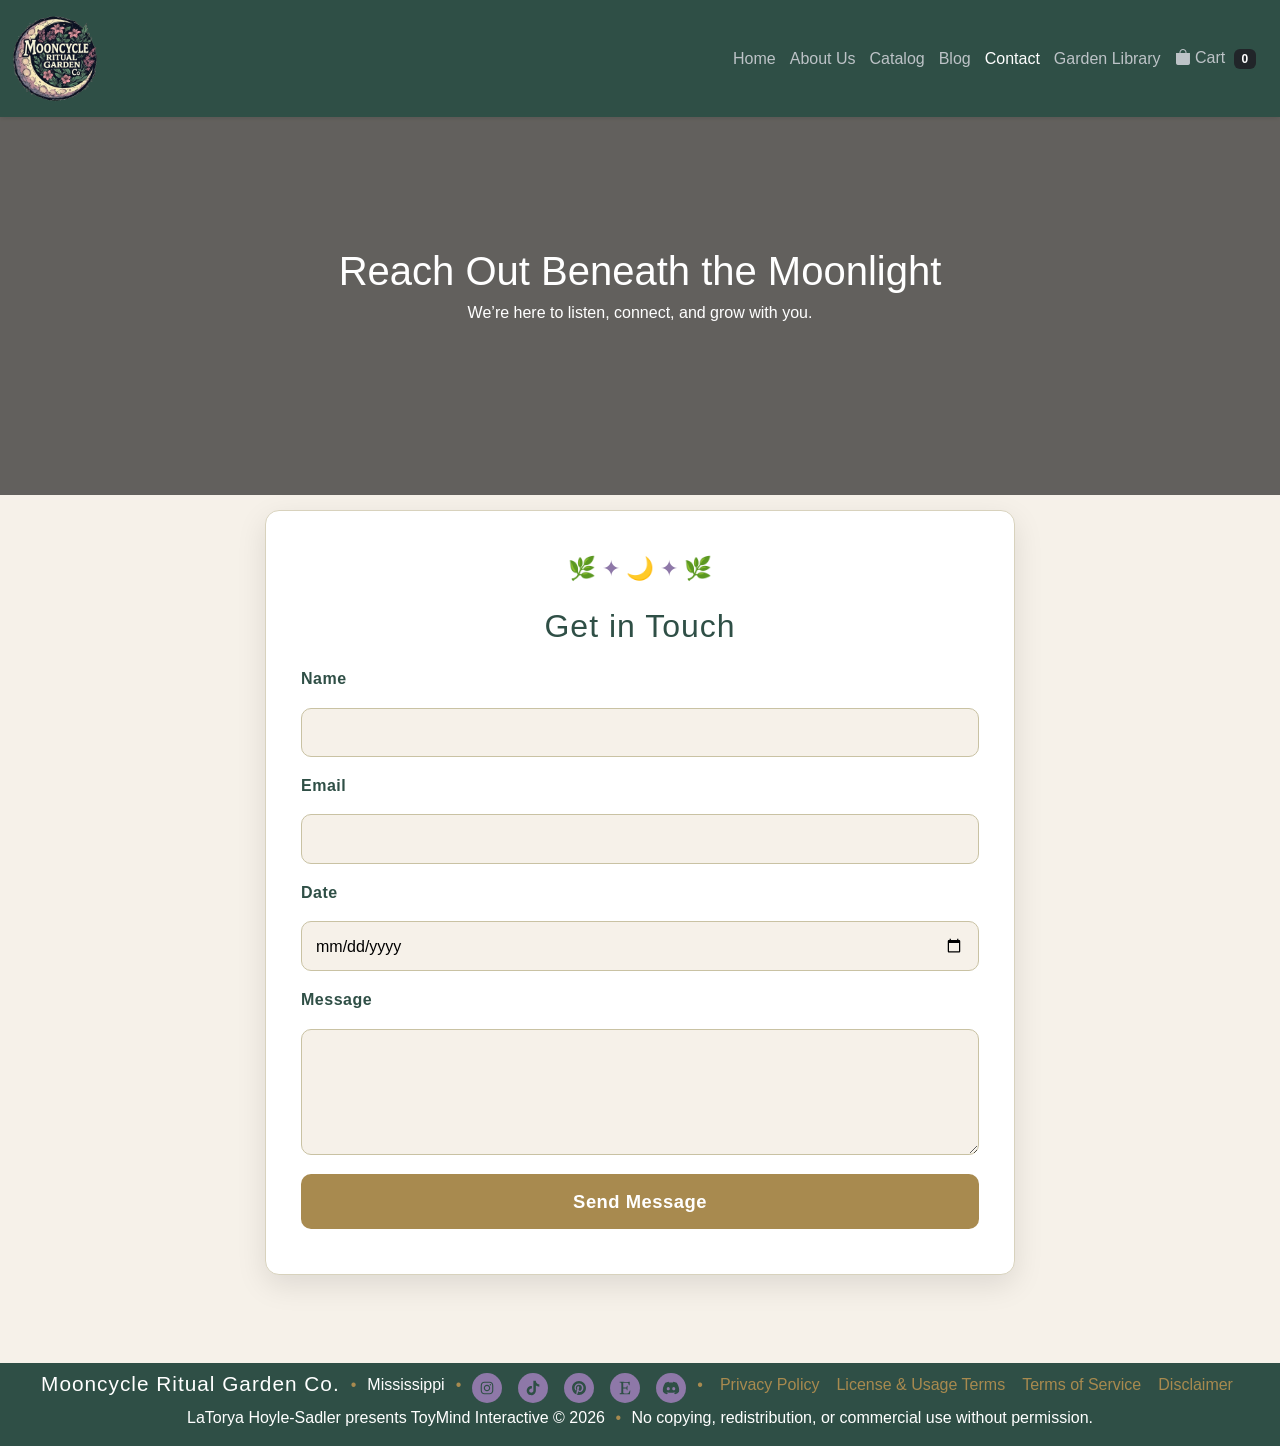
<file: contact.html>
<!-- This declares the document type and tells the browser to use HTML5 -->
<!DOCTYPE html>
<!-- Opening HTML tag with the language set to English -->
<html lang="en">
<!--Head-->

<head>
    <!-- This sets the character encoding so the browser displays text correctly -->
    <meta charset="UTF-8">
    <!-- This makes the website responsive on mobile devices -->
    <meta name="viewport" content="width=device-width, initial-scale=1.0">
    <!-- This is the title that appears in the browser tab -->
    <title>Mooncycle Ritual Garden Co. | Contact</title>
    <!-- Bootstrap CSS -->
    <link href="https://cdn.jsdelivr.net/npm/bootstrap@5.3.3/dist/css/bootstrap.min.css" rel="stylesheet" />

    <!-- Bootstrap Icons -->
    <link rel="stylesheet" href="https://cdn.jsdelivr.net/npm/bootstrap-icons@1.11.3/font/bootstrap-icons.css" />

    <!-- Custom CSS (must be last) -->
    <link rel="stylesheet" href="style.css">
</head>
<!--Body-->

<body>
    <!-- This is the header section that contains the navigation bar -->
    <header class="header">

        <!-- This is the navigation bar container -->
        <nav class="navBar">

            <!-- This div holds the logo image -->
            <div class="logo">

                <!-- This displays the logo and includes alt text for accessibility -->
                <img src="assets/images/logo.png" alt="Mooncycle Ritual Garden Co. logo" class="logo-img">
            </div>

            <!-- This is the list of navigation links -->
            <ul class="nav-links">

                <!-- Each list item contains a link to a different page -->
                <li><a href="index.html">Home</a></li>
                <li><a href="about.html">About Us</a></li>
                <li><a href="catalog.html">Catalog</a></li>
                <li><a href="blog.html">Blog</a></li>

                <!-- This link is highlighted because we are on the Contact page -->
                <li><a href="contact.html" class="active">Contact</a></li>
                <li><a href="library.html">Garden Library</a></li>
                <!-- Cart link with badge hook for JS -->
                <li>
                    <a href="cart.html" class="cart-link">
                        <i class="bi bi-bag-fill"></i>
                        <span class="cart-label">Cart</span>
                        <span id="cart-count" class="badge bg-dark ms-1">0</span>
                    </a>
                </li>
            </ul>
        </nav>

    </header>
    <!--This script loads the saved shopping cart from localStorage, adds up all items in the cart and updates the badge to show the correct number of items.-->
    <script>
        //Load cart from localStorage, storing strings then converting is back into an array with json.parse. If the cart is empty, it defaults to an empty array.
        const cart = JSON.parse(localStorage.getItem("cart")) || [];
        //Calculate the total number of items, using the .reduce method to loop through the entire cart array
        const totalNumOfItems = cart.reduce((sum, item) => sum + item.qty, 0);
        //Find the cart badge element in HTML with the ID "cart-count".
        const badge = document.getElementById("cart-count");
        //Update the badge if it exists, this ensures the badge always shows the correct number when it is present.
        if (badge) badge.textContent = totalNumOfItems;
    </script>
    <!-- This is the hero section, the large banner area at the top of the page -->
    <section class="hero">

        <!-- Main headline for the hero section -->
        <h1>Reach Out Beneath the Moonlight</h1>

        <!-- Supporting text under the headline -->
        <p>We’re here to listen, connect, and grow with you.</p>
    </section>

    <!-- This is the main content container for the page -->
    <main class="container">

        <!-- This section holds the contact form -->
        <section class="contact-section">

            <!-- Section title -->
            <h2>Get in Touch</h2>

            <!-- This is the contact form element -->
            <form class="contact-form">

                <!-- Label for the name input field -->
                <label for="name">Name</label>

                <!-- Text input where the user types their name -->
                <input type="text" id="name" name="name" required>

                <!-- Label for the email input field -->
                <label for="email">Email</label>

                <!-- Email input field that requires a valid email format -->
                <input type="email" id="email" name="email" required>

                <!-- Label for the date input field -->
                <label for="date">Date</label>

                <!-- Optional date picker input -->
                <input type="date" id="date" name="date">

                <!-- Label for the message textarea -->
                <label for="message">Message</label>

                <!-- Textarea where the user types their message -->
                <textarea id="message" name="message" rows="5" required></textarea>

                <!-- Submit button for sending the form -->
                <button type="submit" class="btn">Send Message</button>
            </form>
        </section>
    </main>
    <!--Footer-->
    <!-- This is the footer with brand name, location, and social icons -->
    <footer class="footer-inline">
        <!-- Brand name -->
        <span class="footer-brand">Mooncycle Ritual Garden Co.</span>
        <!-- Divider dot -->
        <span class="footer-divider">•</span>
        <!-- Business location -->
        <span class="footer-location">Mississippi</span>
        <!-- Divider dot -->
        <span class="footer-divider">•</span>
        <!--Social media-->
        <!-- This container holds all of the social media icons -->
        <div class="footer-social-inline">
            <!-- Instagram SVG icon (vector graphic for the Instagram logo) -->
            <a href="https://www.instagram.com" aria-label="Instagram" target="_blank" rel="noopener noreferrer"><svg
                    xmlns="http://www.w3.org/2000/svg"
                    viewBox="0 0 640 640"><!--!Font Awesome Free v7.2.0 by @fontawesome - https://fontawesome.com License - https://fontawesome.com/license/free Copyright 2026 Fonticons, Inc.-->
                    <path
                        d="M320.3 205C256.8 204.8 205.2 256.2 205 319.7C204.8 383.2 256.2 434.8 319.7 435C383.2 435.2 434.8 383.8 435 320.3C435.2 256.8 383.8 205.2 320.3 205zM319.7 245.4C360.9 245.2 394.4 278.5 394.6 319.7C394.8 360.9 361.5 394.4 320.3 394.6C279.1 394.8 245.6 361.5 245.4 320.3C245.2 279.1 278.5 245.6 319.7 245.4zM413.1 200.3C413.1 185.5 425.1 173.5 439.9 173.5C454.7 173.5 466.7 185.5 466.7 200.3C466.7 215.1 454.7 227.1 439.9 227.1C425.1 227.1 413.1 215.1 413.1 200.3zM542.8 227.5C541.1 191.6 532.9 159.8 506.6 133.6C480.4 107.4 448.6 99.2 412.7 97.4C375.7 95.3 264.8 95.3 227.8 97.4C192 99.1 160.2 107.3 133.9 133.5C107.6 159.7 99.5 191.5 97.7 227.4C95.6 264.4 95.6 375.3 97.7 412.3C99.4 448.2 107.6 480 133.9 506.2C160.2 532.4 191.9 540.6 227.8 542.4C264.8 544.5 375.7 544.5 412.7 542.4C448.6 540.7 480.4 532.5 506.6 506.2C532.8 480 541 448.2 542.8 412.3C544.9 375.3 544.9 264.5 542.8 227.5zM495 452C487.2 471.6 472.1 486.7 452.4 494.6C422.9 506.3 352.9 503.6 320.3 503.6C287.7 503.6 217.6 506.2 188.2 494.6C168.6 486.8 153.5 471.7 145.6 452C133.9 422.5 136.6 352.5 136.6 319.9C136.6 287.3 134 217.2 145.6 187.8C153.4 168.2 168.5 153.1 188.2 145.2C217.7 133.5 287.7 136.2 320.3 136.2C352.9 136.2 423 133.6 452.4 145.2C472 153 487.1 168.1 495 187.8C506.7 217.3 504 287.3 504 319.9C504 352.5 506.7 422.6 495 452z" />
                </svg></a>
            <!--TikTok SVG icon (vector graphis for the TikTok logo) -->
            <a href="https://www.tiktok.com" aria-label="TitkTok" target="_blank" rel="noopener noreferrer"><svg
                    xmlns="http://www.w3.org/2000/svg"
                    viewBox="0 0 640 640"><!--!Font Awesome Free v7.2.0 by @fontawesome - https://fontawesome.com License - https://fontawesome.com/license/free Copyright 2026 Fonticons, Inc.-->
                    <path
                        d="M544.5 273.9C500.5 274 457.5 260.3 421.7 234.7L421.7 413.4C421.7 446.5 411.6 478.8 392.7 506C373.8 533.2 347.1 554 316.1 565.6C285.1 577.2 251.3 579.1 219.2 570.9C187.1 562.7 158.3 545 136.5 520.1C114.7 495.2 101.2 464.1 97.5 431.2C93.8 398.3 100.4 365.1 116.1 336C131.8 306.9 156.1 283.3 185.7 268.3C215.3 253.3 248.6 247.8 281.4 252.3L281.4 342.2C266.4 337.5 250.3 337.6 235.4 342.6C220.5 347.6 207.5 357.2 198.4 369.9C189.3 382.6 184.4 398 184.5 413.8C184.6 429.6 189.7 444.8 199 457.5C208.3 470.2 221.4 479.6 236.4 484.4C251.4 489.2 267.5 489.2 282.4 484.3C297.3 479.4 310.4 469.9 319.6 457.2C328.8 444.5 333.8 429.1 333.8 413.4L333.8 64L421.8 64C421.7 71.4 422.4 78.9 423.7 86.2C426.8 102.5 433.1 118.1 442.4 131.9C451.7 145.7 463.7 157.5 477.6 166.5C497.5 179.6 520.8 186.6 544.6 186.6L544.6 274z" />
                </svg></a>
            <!--Pinterest SVG icon (vector graphis for the Pinterest logo) -->
            <a href="https://www.pinterest.com" aria-label="Pinterest" target="_blank" rel="noopener noreferrer"><svg
                    xmlns="http://www.w3.org/2000/svg"
                    viewBox="0 0 640 640"><!--!Font Awesome Free v7.2.0 by @fontawesome - https://fontawesome.com License - https://fontawesome.com/license/free Copyright 2026 Fonticons, Inc.-->
                    <path
                        d="M568 320C568 457 457 568 320 568C294.4 568 269.8 564.1 246.6 556.9C256.7 540.4 271.8 513.4 277.4 491.9C280.4 480.3 292.8 432.9 292.8 432.9C300.9 448.3 324.5 461.4 349.6 461.4C424.4 461.4 478.3 392.6 478.3 307.1C478.3 225.2 411.4 163.9 325.4 163.9C218.4 163.9 161.5 235.7 161.5 314C161.5 350.4 180.9 395.7 211.8 410.1C216.5 412.3 219 411.3 220.1 406.8C220.9 403.4 225.1 386.5 227 378.7C227.6 376.2 227.3 374 225.3 371.6C215.2 359.1 207 336.3 207 315C207 260.3 248.4 207.4 319 207.4C379.9 207.4 422.6 248.9 422.6 308.3C422.6 375.4 388.7 421.9 344.6 421.9C320.3 421.9 302 401.8 307.9 377.1C314.9 347.6 328.4 315.8 328.4 294.5C328.4 275.5 318.2 259.6 297 259.6C272.1 259.6 252.1 285.3 252.1 319.8C252.1 341.8 259.5 356.6 259.5 356.6C259.5 356.6 235 460.4 230.5 479.8C225.5 501.2 227.5 531.4 229.6 551C137.4 514.9 72 425.1 72 320C72 183 183 72 320 72C457 72 568 183 568 320z" />
                </svg></a>
            <!--Etsy SVG icon (vector graphis for the Etsy logo) -->
            <a href="https://etsy.com" aria-label="Etsy" target="_blank" rel="noopener noreferrer"><svg
                    xmlns="http://www.w3.org/2000/svg"
                    viewBox="0 0 640 640"><!--!Font Awesome Free v7.2.0 by @fontawesome - https://fontawesome.com License - https://fontawesome.com/license/free Copyright 2026 Fonticons, Inc.-->
                    <path
                        d="M512 412C510.2 422.7 498.2 522 496.5 544C378.6 539.7 276.6 539.3 128 544L128 518.5C173.5 509.6 188.6 510.5 189 483.3C190.8 411 192.5 239.2 189 161.3C188 132.8 176.9 134.5 128 125.3L128 99.8C201.9 102.2 383.9 108.4 491 96C487.5 134.2 483.2 222.5 483.2 222.5L460 222.5C448.9 179.7 441.2 132 405.3 132L268.3 132C258.1 132 257.6 135.5 257.6 141.8L257.6 305.6C315.6 306.1 346.1 303.1 346.1 303.1C375.9 302.1 373.7 294.6 386.8 237.8L412.6 237.8C408.2 339.2 408.7 299.6 410.8 398.1L385 398C375.8 357.9 375.9 337 345.5 336.5C345.5 336.5 324 334.5 257.5 334.5L257.5 473.5C257.5 499.5 271.8 511.8 301.8 511.8L391.1 511.8C454.7 511.8 457.7 486.8 489.8 412L512 412z" />
                </svg></a>
            <!--Discord SVG icon (vector graphis for the Discord logo) -->
            <a href="https://discord.com" aria-label="Discord" target="_blank" rel="noopener noreferrer"><svg
                    xmlns="http://www.w3.org/2000/svg"
                    viewBox="0 0 640 640"><!--!Font Awesome Free v7.2.0 by @fontawesome - https://fontawesome.com License - https://fontawesome.com/license/free Copyright 2026 Fonticons, Inc.-->
                    <path
                        d="M524.5 133.8C524.3 133.5 524.1 133.2 523.7 133.1C485.6 115.6 445.3 103.1 404 96C403.6 95.9 403.2 96 402.9 96.1C402.6 96.2 402.3 96.5 402.1 96.9C396.6 106.8 391.6 117.1 387.2 127.5C342.6 120.7 297.3 120.7 252.8 127.5C248.3 117 243.3 106.8 237.7 96.9C237.5 96.6 237.2 96.3 236.9 96.1C236.6 95.9 236.2 95.9 235.8 95.9C194.5 103 154.2 115.5 116.1 133C115.8 133.1 115.5 133.4 115.3 133.7C39.1 247.5 18.2 358.6 28.4 468.2C28.4 468.5 28.5 468.7 28.6 469C28.7 469.3 28.9 469.4 29.1 469.6C73.5 502.5 123.1 527.6 175.9 543.8C176.3 543.9 176.7 543.9 177 543.8C177.3 543.7 177.7 543.4 177.9 543.1C189.2 527.7 199.3 511.3 207.9 494.3C208 494.1 208.1 493.8 208.1 493.5C208.1 493.2 208.1 493 208 492.7C207.9 492.4 207.8 492.2 207.6 492.1C207.4 492 207.2 491.8 206.9 491.7C191.1 485.6 175.7 478.3 161 469.8C160.7 469.6 160.5 469.4 160.3 469.2C160.1 469 160 468.6 160 468.3C160 468 160 467.7 160.2 467.4C160.4 467.1 160.5 466.9 160.8 466.7C163.9 464.4 167 462 169.9 459.6C170.2 459.4 170.5 459.2 170.8 459.2C171.1 459.2 171.5 459.2 171.8 459.3C268 503.2 372.2 503.2 467.3 459.3C467.6 459.2 468 459.1 468.3 459.1C468.6 459.1 469 459.3 469.2 459.5C472.1 461.9 475.2 464.4 478.3 466.7C478.5 466.9 478.7 467.1 478.9 467.4C479.1 467.7 479.1 468 479.1 468.3C479.1 468.6 479 468.9 478.8 469.2C478.6 469.5 478.4 469.7 478.2 469.8C463.5 478.4 448.2 485.7 432.3 491.6C432.1 491.7 431.8 491.8 431.6 492C431.4 492.2 431.3 492.4 431.2 492.7C431.1 493 431.1 493.2 431.1 493.5C431.1 493.8 431.2 494 431.3 494.3C440.1 511.3 450.1 527.6 461.3 543.1C461.5 543.4 461.9 543.7 462.2 543.8C462.5 543.9 463 543.9 463.3 543.8C516.2 527.6 565.9 502.5 610.4 469.6C610.6 469.4 610.8 469.2 610.9 469C611 468.8 611.1 468.5 611.1 468.2C623.4 341.4 590.6 231.3 524.2 133.7zM222.5 401.5C193.5 401.5 169.7 374.9 169.7 342.3C169.7 309.7 193.1 283.1 222.5 283.1C252.2 283.1 275.8 309.9 275.3 342.3C275.3 375 251.9 401.5 222.5 401.5zM417.9 401.5C388.9 401.5 365.1 374.9 365.1 342.3C365.1 309.7 388.5 283.1 417.9 283.1C447.6 283.1 471.2 309.9 470.7 342.3C470.7 375 447.5 401.5 417.9 401.5z" />
                </svg></a>
        </div>
        <!--Divider dot-->
        <span class="footer-divider">•</span>
        <!--Privacy Policy-->
        <a href="legal.html#privacy">Privacy Policy</a>
        <a href="legal.html#license">License & Usage Terms</a>
        <a href="legal.html#terms">Terms of Service</a>
        <a href="legal.html#disclaimer">Disclaimer</a>
        <!-- Authorship License -->
        <div class="footer-license">
            <p>LaTorya Hoyle-Sadler presents ToyMind Interactive
                &copy; 2026 <span class="footer-divider">•</span>
                No copying, redistribution, or commercial use without permission.</p>
        </div>
    </footer>
    <!-- The external catalog script (no inline JS) JavaScript file is using ES6 module syntax by including type="module" -->
    <script type="module" src="catalog.js"></script>
</body>

</html>
</file>
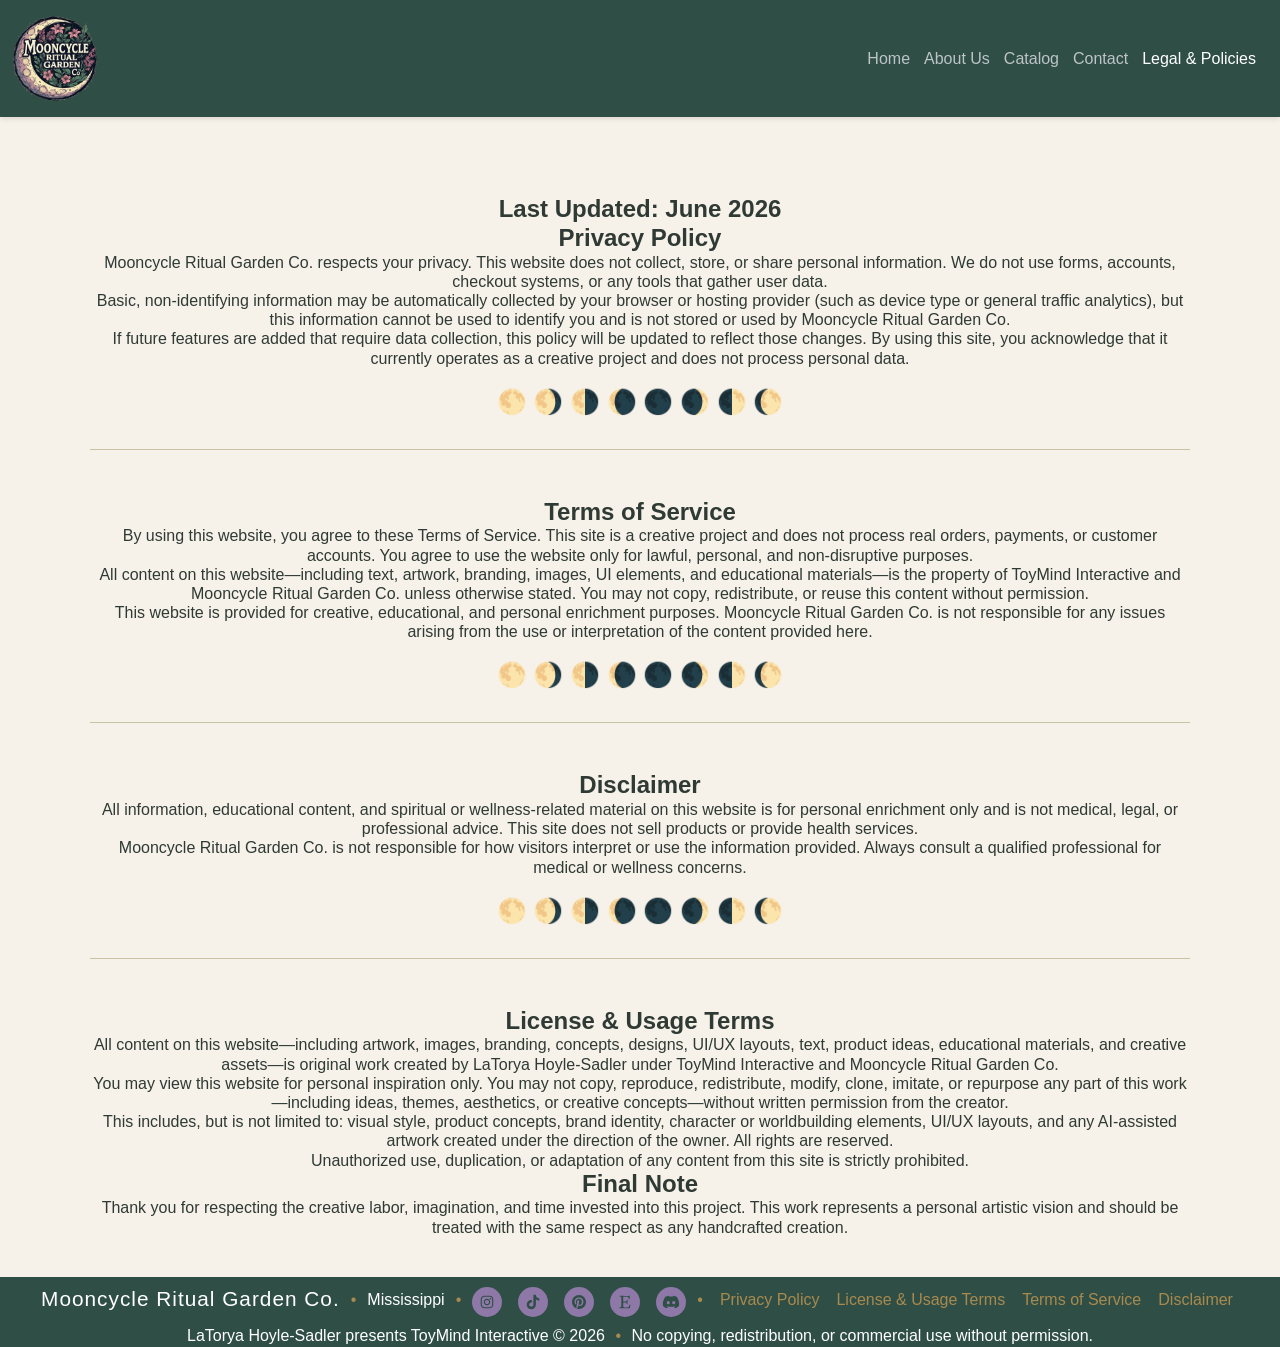
<file: legal.html>
<!DOCTYPE html>
<html lang="en">

<head>
    <meta charset="UTF-8">
    <meta name="viewport" content="width=device-width, initial-scale=1.0">
    <link rel="stylesheet" href="style.css">
    <title>Mooncycle Ritual Garden Co. | Legal & Policies</title>
</head>

<body>

    <header class="header" id="top">
        <nav class="navBar">
            <div class="logo">
                <!-- This displays the logo and includes alt text for accessibility -->
                <img src="assets/images/logo.png" alt="Mooncycle Ritual Garden Co. logo" class="logo-img">
            </div>
            <!--Navigation-->
            <!-- This is the list of navigation links -->
            <ul class="nav-links">
                <!-- Each list item contains a link to a different page -->
                <li><a href="index.html">Home</a></li>
                <li><a href="about.html">About Us</a></li>
                <li><a href="catalog.html">Catalog</a></li>
                <li><a href="contact.html">Contact</a></li>
                <!-- This link is highlighted because we are on the Legal & Policies page -->
                <li><a href="legal.html" class="active">Legal & Policies</a></li>
            </ul>
        </nav>
    </header>
    <main class="container">
        <!-- PRIVACY POLICY -->
        <section class="content-area" id="privacy">
            <h1>Last Updated: June 2026</h1>
            <h2>Privacy Policy</h2>
            <p>
                Mooncycle Ritual Garden Co. respects your privacy. This website does not collect, store, or share
                personal information. We do not use forms, accounts, checkout systems, or any tools that gather user
                data.
            </p>
            <p>
                Basic, non‑identifying information may be automatically collected by your browser or hosting provider
                (such as device type or general traffic analytics), but this information cannot be used to identify you
                and is not stored or used by Mooncycle Ritual Garden Co.
            </p>
            <p>
                If future features are added that require data collection, this policy will be updated to reflect those
                changes. By using this site, you acknowledge that it currently operates as a creative project and does
                not process personal data.
            </p>
        </section>

        <!-- TERMS -->
        <section class="content-area" id="terms">
            <h2>Terms of Service</h2>
            <p>
                By using this website, you agree to these Terms of Service. This site is a creative project and does not
                process real orders, payments, or customer accounts. You agree to use the website only for lawful,
                personal, and non‑disruptive purposes.
            </p>
            <p>
                All content on this website—including text, artwork, branding, images, UI elements, and educational
                materials—is the property of ToyMind Interactive and Mooncycle Ritual Garden Co. unless otherwise
                stated.
                You may not copy, redistribute, or reuse this content without permission.
            </p>

            <p>
                This website is provided for creative, educational, and personal enrichment purposes. Mooncycle Ritual
                Garden Co. is not responsible for any issues arising from the use or interpretation of the content
                provided here.
            </p>
        </section>

        <!-- DISCLAIMER -->
        <section class="content-area" id="disclaimer">
            <h2>Disclaimer</h2>
            <p>
                All information, educational content, and spiritual or wellness‑related material on this website is for
                personal enrichment only and is not medical, legal, or professional advice. This site does not sell
                products or provide health services.
            </p>
            <p>
                Mooncycle Ritual Garden Co. is not responsible for how visitors interpret or use the information
                provided. Always consult a qualified professional for medical or wellness concerns.
            </p>
        </section>

        <!--LICENSE-->
        <section class="content-area" id="license">
            <h2>License & Usage Terms</h2>
            <p>
                All content on this website—including artwork, images, branding, concepts, designs, UI/UX layouts, text,
                product ideas, educational materials, and creative assets—is original work created by LaTorya
                Hoyle-Sadler under ToyMind Interactive and Mooncycle Ritual Garden Co.
            </p>

            <p>
                You may view this website for personal inspiration only. You may not copy, reproduce, redistribute,
                modify, clone, imitate, or repurpose any part of this work—including ideas, themes, aesthetics, or
                creative concepts—without written permission from the creator.
            </p>

            <p>
                This includes, but is not limited to: visual style, product concepts, brand identity, character or
                worldbuilding elements, UI/UX layouts, and any AI‑assisted artwork created under the direction of the
                owner. All rights are reserved.
            </p>

            <p>
                Unauthorized use, duplication, or adaptation of any content from this site is strictly prohibited.
            </p>
            <h2>Final Note</h2>
            <p>
                Thank you for respecting the creative labor, imagination, and time invested into this project. This
                work represents a personal artistic vision and should be treated with the same respect as any
                handcrafted creation.
            </p>

        </section>
    </main>

    <!--Footer-->
    <!-- This is the footer with brand name, location, and social icons -->
    <footer class="footer-inline">

        <!-- Brand name -->
        <span class="footer-brand">Mooncycle Ritual Garden Co.</span>
        <!-- Divider dot -->
        <span class="footer-divider">•</span>
        <!-- Business location -->
        <span class="footer-location">Mississippi</span>
        <!-- Divider dot -->
        <span class="footer-divider">•</span>
        <!--Social media-->
        <!-- This container holds all of the social media icons -->
        <div class="footer-social-inline">
            <!-- Instagram SVG icon (vector graphic for the Instagram logo) -->
            <a href="https://www.instagram.com" aria-label="Instagram" target="_blank" rel="noopener noreferrer"><svg
                    xmlns="http://www.w3.org/2000/svg"
                    viewBox="0 0 640 640"><!--!Font Awesome Free v7.2.0 by @fontawesome - https://fontawesome.com License - https://fontawesome.com/license/free Copyright 2026 Fonticons, Inc.-->
                    <path
                        d="M320.3 205C256.8 204.8 205.2 256.2 205 319.7C204.8 383.2 256.2 434.8 319.7 435C383.2 435.2 434.8 383.8 435 320.3C435.2 256.8 383.8 205.2 320.3 205zM319.7 245.4C360.9 245.2 394.4 278.5 394.6 319.7C394.8 360.9 361.5 394.4 320.3 394.6C279.1 394.8 245.6 361.5 245.4 320.3C245.2 279.1 278.5 245.6 319.7 245.4zM413.1 200.3C413.1 185.5 425.1 173.5 439.9 173.5C454.7 173.5 466.7 185.5 466.7 200.3C466.7 215.1 454.7 227.1 439.9 227.1C425.1 227.1 413.1 215.1 413.1 200.3zM542.8 227.5C541.1 191.6 532.9 159.8 506.6 133.6C480.4 107.4 448.6 99.2 412.7 97.4C375.7 95.3 264.8 95.3 227.8 97.4C192 99.1 160.2 107.3 133.9 133.5C107.6 159.7 99.5 191.5 97.7 227.4C95.6 264.4 95.6 375.3 97.7 412.3C99.4 448.2 107.6 480 133.9 506.2C160.2 532.4 191.9 540.6 227.8 542.4C264.8 544.5 375.7 544.5 412.7 542.4C448.6 540.7 480.4 532.5 506.6 506.2C532.8 480 541 448.2 542.8 412.3C544.9 375.3 544.9 264.5 542.8 227.5zM495 452C487.2 471.6 472.1 486.7 452.4 494.6C422.9 506.3 352.9 503.6 320.3 503.6C287.7 503.6 217.6 506.2 188.2 494.6C168.6 486.8 153.5 471.7 145.6 452C133.9 422.5 136.6 352.5 136.6 319.9C136.6 287.3 134 217.2 145.6 187.8C153.4 168.2 168.5 153.1 188.2 145.2C217.7 133.5 287.7 136.2 320.3 136.2C352.9 136.2 423 133.6 452.4 145.2C472 153 487.1 168.1 495 187.8C506.7 217.3 504 287.3 504 319.9C504 352.5 506.7 422.6 495 452z" />
                </svg></a>
            <!--TikTok SVG icon (vector graphis for the TikTok logo) -->
            <a href="https://www.tiktok.com" aria-label="TitkTok" target="_blank" rel="noopener noreferrer"><svg
                    xmlns="http://www.w3.org/2000/svg"
                    viewBox="0 0 640 640"><!--!Font Awesome Free v7.2.0 by @fontawesome - https://fontawesome.com License - https://fontawesome.com/license/free Copyright 2026 Fonticons, Inc.-->
                    <path
                        d="M544.5 273.9C500.5 274 457.5 260.3 421.7 234.7L421.7 413.4C421.7 446.5 411.6 478.8 392.7 506C373.8 533.2 347.1 554 316.1 565.6C285.1 577.2 251.3 579.1 219.2 570.9C187.1 562.7 158.3 545 136.5 520.1C114.7 495.2 101.2 464.1 97.5 431.2C93.8 398.3 100.4 365.1 116.1 336C131.8 306.9 156.1 283.3 185.7 268.3C215.3 253.3 248.6 247.8 281.4 252.3L281.4 342.2C266.4 337.5 250.3 337.6 235.4 342.6C220.5 347.6 207.5 357.2 198.4 369.9C189.3 382.6 184.4 398 184.5 413.8C184.6 429.6 189.7 444.8 199 457.5C208.3 470.2 221.4 479.6 236.4 484.4C251.4 489.2 267.5 489.2 282.4 484.3C297.3 479.4 310.4 469.9 319.6 457.2C328.8 444.5 333.8 429.1 333.8 413.4L333.8 64L421.8 64C421.7 71.4 422.4 78.9 423.7 86.2C426.8 102.5 433.1 118.1 442.4 131.9C451.7 145.7 463.7 157.5 477.6 166.5C497.5 179.6 520.8 186.6 544.6 186.6L544.6 274z" />
                </svg></a>
            <!--Pinterest SVG icon (vector graphis for the Pinterest logo) -->
            <a href="https://www.pinterest.com" aria-label="Pinterest" target="_blank" rel="noopener noreferrer"><svg
                    xmlns="http://www.w3.org/2000/svg"
                    viewBox="0 0 640 640"><!--!Font Awesome Free v7.2.0 by @fontawesome - https://fontawesome.com License - https://fontawesome.com/license/free Copyright 2026 Fonticons, Inc.-->
                    <path
                        d="M568 320C568 457 457 568 320 568C294.4 568 269.8 564.1 246.6 556.9C256.7 540.4 271.8 513.4 277.4 491.9C280.4 480.3 292.8 432.9 292.8 432.9C300.9 448.3 324.5 461.4 349.6 461.4C424.4 461.4 478.3 392.6 478.3 307.1C478.3 225.2 411.4 163.9 325.4 163.9C218.4 163.9 161.5 235.7 161.5 314C161.5 350.4 180.9 395.7 211.8 410.1C216.5 412.3 219 411.3 220.1 406.8C220.9 403.4 225.1 386.5 227 378.7C227.6 376.2 227.3 374 225.3 371.6C215.2 359.1 207 336.3 207 315C207 260.3 248.4 207.4 319 207.4C379.9 207.4 422.6 248.9 422.6 308.3C422.6 375.4 388.7 421.9 344.6 421.9C320.3 421.9 302 401.8 307.9 377.1C314.9 347.6 328.4 315.8 328.4 294.5C328.4 275.5 318.2 259.6 297 259.6C272.1 259.6 252.1 285.3 252.1 319.8C252.1 341.8 259.5 356.6 259.5 356.6C259.5 356.6 235 460.4 230.5 479.8C225.5 501.2 227.5 531.4 229.6 551C137.4 514.9 72 425.1 72 320C72 183 183 72 320 72C457 72 568 183 568 320z" />
                </svg></a>
            <!--Etsy SVG icon (vector graphis for the Etsy logo) -->
            <a href="https://etsy.com" aria-label="Etsy" target="_blank" rel="noopener noreferrer"><svg
                    xmlns="http://www.w3.org/2000/svg"
                    viewBox="0 0 640 640"><!--!Font Awesome Free v7.2.0 by @fontawesome - https://fontawesome.com License - https://fontawesome.com/license/free Copyright 2026 Fonticons, Inc.-->
                    <path
                        d="M512 412C510.2 422.7 498.2 522 496.5 544C378.6 539.7 276.6 539.3 128 544L128 518.5C173.5 509.6 188.6 510.5 189 483.3C190.8 411 192.5 239.2 189 161.3C188 132.8 176.9 134.5 128 125.3L128 99.8C201.9 102.2 383.9 108.4 491 96C487.5 134.2 483.2 222.5 483.2 222.5L460 222.5C448.9 179.7 441.2 132 405.3 132L268.3 132C258.1 132 257.6 135.5 257.6 141.8L257.6 305.6C315.6 306.1 346.1 303.1 346.1 303.1C375.9 302.1 373.7 294.6 386.8 237.8L412.6 237.8C408.2 339.2 408.7 299.6 410.8 398.1L385 398C375.8 357.9 375.9 337 345.5 336.5C345.5 336.5 324 334.5 257.5 334.5L257.5 473.5C257.5 499.5 271.8 511.8 301.8 511.8L391.1 511.8C454.7 511.8 457.7 486.8 489.8 412L512 412z" />
                </svg></a>
            <!--Discord SVG icon (vector graphis for the Discord logo) -->
            <a href="https://discord.com" aria-label="Discord" target="_blank" rel="noopener noreferrer"><svg
                    xmlns="http://www.w3.org/2000/svg"
                    viewBox="0 0 640 640"><!--!Font Awesome Free v7.2.0 by @fontawesome - https://fontawesome.com License - https://fontawesome.com/license/free Copyright 2026 Fonticons, Inc.-->
                    <path
                        d="M524.5 133.8C524.3 133.5 524.1 133.2 523.7 133.1C485.6 115.6 445.3 103.1 404 96C403.6 95.9 403.2 96 402.9 96.1C402.6 96.2 402.3 96.5 402.1 96.9C396.6 106.8 391.6 117.1 387.2 127.5C342.6 120.7 297.3 120.7 252.8 127.5C248.3 117 243.3 106.8 237.7 96.9C237.5 96.6 237.2 96.3 236.9 96.1C236.6 95.9 236.2 95.9 235.8 95.9C194.5 103 154.2 115.5 116.1 133C115.8 133.1 115.5 133.4 115.3 133.7C39.1 247.5 18.2 358.6 28.4 468.2C28.4 468.5 28.5 468.7 28.6 469C28.7 469.3 28.9 469.4 29.1 469.6C73.5 502.5 123.1 527.6 175.9 543.8C176.3 543.9 176.7 543.9 177 543.8C177.3 543.7 177.7 543.4 177.9 543.1C189.2 527.7 199.3 511.3 207.9 494.3C208 494.1 208.1 493.8 208.1 493.5C208.1 493.2 208.1 493 208 492.7C207.9 492.4 207.8 492.2 207.6 492.1C207.4 492 207.2 491.8 206.9 491.7C191.1 485.6 175.7 478.3 161 469.8C160.7 469.6 160.5 469.4 160.3 469.2C160.1 469 160 468.6 160 468.3C160 468 160 467.7 160.2 467.4C160.4 467.1 160.5 466.9 160.8 466.7C163.9 464.4 167 462 169.9 459.6C170.2 459.4 170.5 459.2 170.8 459.2C171.1 459.2 171.5 459.2 171.8 459.3C268 503.2 372.2 503.2 467.3 459.3C467.6 459.2 468 459.1 468.3 459.1C468.6 459.1 469 459.3 469.2 459.5C472.1 461.9 475.2 464.4 478.3 466.7C478.5 466.9 478.7 467.1 478.9 467.4C479.1 467.7 479.1 468 479.1 468.3C479.1 468.6 479 468.9 478.8 469.2C478.6 469.5 478.4 469.7 478.2 469.8C463.5 478.4 448.2 485.7 432.3 491.6C432.1 491.7 431.8 491.8 431.6 492C431.4 492.2 431.3 492.4 431.2 492.7C431.1 493 431.1 493.2 431.1 493.5C431.1 493.8 431.2 494 431.3 494.3C440.1 511.3 450.1 527.6 461.3 543.1C461.5 543.4 461.9 543.7 462.2 543.8C462.5 543.9 463 543.9 463.3 543.8C516.2 527.6 565.9 502.5 610.4 469.6C610.6 469.4 610.8 469.2 610.9 469C611 468.8 611.1 468.5 611.1 468.2C623.4 341.4 590.6 231.3 524.2 133.7zM222.5 401.5C193.5 401.5 169.7 374.9 169.7 342.3C169.7 309.7 193.1 283.1 222.5 283.1C252.2 283.1 275.8 309.9 275.3 342.3C275.3 375 251.9 401.5 222.5 401.5zM417.9 401.5C388.9 401.5 365.1 374.9 365.1 342.3C365.1 309.7 388.5 283.1 417.9 283.1C447.6 283.1 471.2 309.9 470.7 342.3C470.7 375 447.5 401.5 417.9 401.5z" />
                </svg></a>
        </div><!--Divider dot-->
        <span class="footer-divider">•</span>
        <!--Privacy Policy-->
        <a href="legal.html#privacy">Privacy Policy</a>
        <a href="legal.html#license">License & Usage Terms</a>
        <a href="legal.html#terms">Terms of Service</a>
        <a href="legal.html#disclaimer">Disclaimer</a>
        <!-- Authorship License -->
        <div class="footer-license">
            <p>LaTorya Hoyle-Sadler presents ToyMind Interactive
                &copy; 2026 <span class="footer-divider">•</span>
                No copying, redistribution, or commercial use without permission.</p>
        </div>
    </footer>
</body>
</html>
</file>
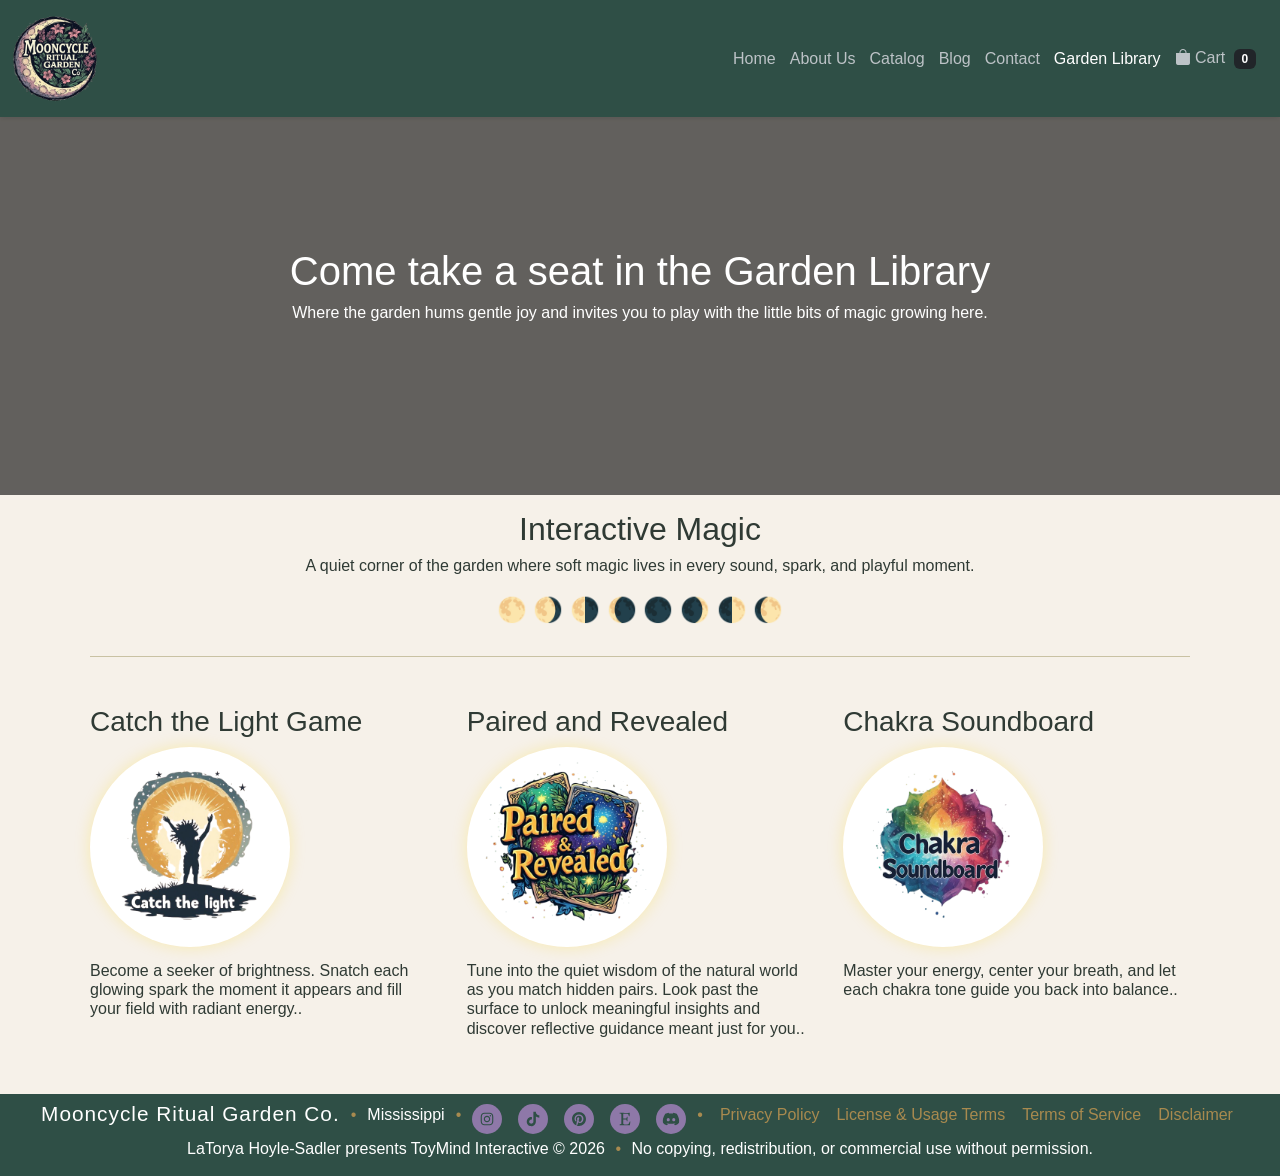
<file: library.html>
<!-- This declares the document type and tells the browser to use HTML5 -->
<!DOCTYPE html>
<!-- Opening HTML tag with the language set to English -->
<html lang="en">

<head>
    <!-- This sets the character encoding so the browser displays text correctly -->
    <meta charset="UTF-8">

    <!-- This makes the website responsive on mobile devices -->
    <meta name="viewport" content="width=device-width, initial-scale=1.0">

    <!-- This is the title that appears in the browser tab -->
    <title>Mooncycle Ritual Garden Co. | Garden Library</title>

    <!-- Bootstrap CSS -->
    <link href="https://cdn.jsdelivr.net/npm/bootstrap@5.3.3/dist/css/bootstrap.min.css" rel="stylesheet" />

    <!-- Bootstrap Icons -->
    <link rel="stylesheet" href="https://cdn.jsdelivr.net/npm/bootstrap-icons@1.11.3/font/bootstrap-icons.css" />

    <!-- Custom CSS (must be last) -->
    <link rel="stylesheet" href="style.css">
</head>

<body>

    <!-- This is the header section that contains the navigation bar -->
    <header class="header">

        <!-- This is the navigation bar container -->
        <nav class="navBar">

            <!-- This div holds the logo image -->
            <div class="logo">

                <!-- This displays the logo and includes alt text for accessibility -->
                <img src="assets/images/logo.png" alt="Mooncycle Ritual Garden Co. logo" class="logo-img">
            </div>

            <!-- This is the list of navigation links -->
            <ul class="nav-links">

                <!-- Each list item contains a link to a different page -->
                <li><a href="index.html">Home</a></li>
                <li><a href="about.html">About Us</a></li>
                <li><a href="catalog.html">Catalog</a></li>
                <li><a href="blog.html">Blog</a></li>
                <li><a href="contact.html">Contact</a></li>
                <li><a href="library.html" class="active">Garden Library</a></li>
                <!--Active class shows which page the user is on-->
                <li>
                    <a href="cart.html" class="cart-link">
                        <i class="bi bi-bag-fill"></i>
                        <span class="cart-label">Cart</span>
                        <span id="cart-count" class="badge bg-dark ms-1">0</span>
                    </a>
                </li>
            </ul>
        </nav>
    </header>
    <!--This script loads the saved shopping cart from localStorage, adds up all items in the cart and updates the badge to show the correct number of items.-->
    <script>
        //Load cart from localStorage, storing strings then converting is back into an array with json.parse. If the cart is empty, it defaults to an empty array.
        const cart = JSON.parse(localStorage.getItem("cart")) || [];
        //Calculate the total number of items, using the .reduce method to loop through the entire cart array
        const totalNumOfItems = cart.reduce((sum, item) => sum + item.qty, 0);
        //Find the cart badge element in HTML with the ID "cart-count".
        const badge = document.getElementById("cart-count");
        //Update the badge if it exists, this ensures the badge always shows the correct number when it is present.
        if (badge) badge.textContent = totalNumOfItems;
    </script>
    <!-- This is the hero section, the large banner area at the top of the page -->
    <section class="hero">

        <!-- Main headline for the hero section -->
        <h1>Come take a seat in the Garden Library</h1>

        <!-- Supporting text under the headline -->
        <p>
            Where the garden hums gentle joy and invites you to play with the little bits of magic growing here.
        </p>
    </section>

    <!-- This is the main content container for the page -->
    <main class="container">

        <!-- Intro section for the Garden Library page -->
        <section class="content-area">

            <!-- Section title -->
            <h2>Interactive Magic</h2>

            <!-- Supporting description -->
            <p>A quiet corner of the garden where soft magic lives in every sound, spark, and playful moment.</p>

        </section>

        <!-- This is the game card grid container -->
        <section class="card-grid">
            <!-- Each card represents a game -->
            <div class="game-card">
                <h3>Catch the Light Game</h3>
                <!-- Image for this card -->
                <a href="garden-library/game1.html" title="Catch the Light Game"><img src="assets/images/logo-game1.png"
                        class="logo-img" alt="Catch the Light Game Logo"></a>
                <!-- Card description -->
                <p>Become a seeker of brightness. Snatch each glowing spark the moment it appears and fill your field
                    with radiant energy..</p>
            </div>
            <!-- Each card represents a game -->
            <div class="game-card">
                <h3>Paired and Revealed</h3>
                <!-- Image for this card -->
                <a href="garden-library/game2.html" title="Paired and Revealed Game"><img
                        src="assets/images/logo-game2.png" class="logo-img" alt="Paired and Revealed Game Logo"></a>
                <!-- Card description -->
                <p>Tune into the quiet wisdom of the natural world as you match hidden pairs. Look past the surface to
                    unlock meaningful insights and discover reflective guidance meant just for you..</p>
            </div>
            <!-- Each card represents a game -->
            <div class="game-card">
                <h3>Chakra Soundboard</h3>
                <!-- Image for this card -->
                <a href="virtual-soundboard/soundboard.html" title="Chakra Soundboard"><img
                        src="assets/images/logo-soundboard.png" class="logo-img"
                        alt="Paired and Revealed Game Logo"></a>
                <!-- Card description -->
                <p>Master your energy, center your breath, and let each chakra tone guide you back into balance..</p>
            </div>
        </section>
    </main>
    <!--Footer-->
    <!-- This is the footer with brand name, location, and social icons -->
    <footer class="footer-inline">
        <!-- Brand name -->
        <span class="footer-brand">Mooncycle Ritual Garden Co.</span>
        <!-- Divider dot -->
        <span class="footer-divider">•</span>
        <!-- Business location -->
        <span class="footer-location">Mississippi</span>
        <!-- Divider dot -->
        <span class="footer-divider">•</span>
        <!--Social media-->
        <!-- This container holds all of the social media icons -->
        <div class="footer-social-inline">
            <!-- Instagram SVG icon (vector graphic for the Instagram logo) -->
            <a href="https://www.instagram.com" aria-label="Instagram" target="_blank" rel="noopener noreferrer"><svg
                    xmlns="http://www.w3.org/2000/svg"
                    viewBox="0 0 640 640"><!--!Font Awesome Free v7.2.0 by @fontawesome - https://fontawesome.com License - https://fontawesome.com/license/free Copyright 2026 Fonticons, Inc.-->
                    <path
                        d="M320.3 205C256.8 204.8 205.2 256.2 205 319.7C204.8 383.2 256.2 434.8 319.7 435C383.2 435.2 434.8 383.8 435 320.3C435.2 256.8 383.8 205.2 320.3 205zM319.7 245.4C360.9 245.2 394.4 278.5 394.6 319.7C394.8 360.9 361.5 394.4 320.3 394.6C279.1 394.8 245.6 361.5 245.4 320.3C245.2 279.1 278.5 245.6 319.7 245.4zM413.1 200.3C413.1 185.5 425.1 173.5 439.9 173.5C454.7 173.5 466.7 185.5 466.7 200.3C466.7 215.1 454.7 227.1 439.9 227.1C425.1 227.1 413.1 215.1 413.1 200.3zM542.8 227.5C541.1 191.6 532.9 159.8 506.6 133.6C480.4 107.4 448.6 99.2 412.7 97.4C375.7 95.3 264.8 95.3 227.8 97.4C192 99.1 160.2 107.3 133.9 133.5C107.6 159.7 99.5 191.5 97.7 227.4C95.6 264.4 95.6 375.3 97.7 412.3C99.4 448.2 107.6 480 133.9 506.2C160.2 532.4 191.9 540.6 227.8 542.4C264.8 544.5 375.7 544.5 412.7 542.4C448.6 540.7 480.4 532.5 506.6 506.2C532.8 480 541 448.2 542.8 412.3C544.9 375.3 544.9 264.5 542.8 227.5zM495 452C487.2 471.6 472.1 486.7 452.4 494.6C422.9 506.3 352.9 503.6 320.3 503.6C287.7 503.6 217.6 506.2 188.2 494.6C168.6 486.8 153.5 471.7 145.6 452C133.9 422.5 136.6 352.5 136.6 319.9C136.6 287.3 134 217.2 145.6 187.8C153.4 168.2 168.5 153.1 188.2 145.2C217.7 133.5 287.7 136.2 320.3 136.2C352.9 136.2 423 133.6 452.4 145.2C472 153 487.1 168.1 495 187.8C506.7 217.3 504 287.3 504 319.9C504 352.5 506.7 422.6 495 452z" />
                </svg></a>
            <!--TikTok SVG icon (vector graphis for the TikTok logo) -->
            <a href="https://www.tiktok.com" aria-label="TitkTok" target="_blank" rel="noopener noreferrer"><svg
                    xmlns="http://www.w3.org/2000/svg"
                    viewBox="0 0 640 640"><!--!Font Awesome Free v7.2.0 by @fontawesome - https://fontawesome.com License - https://fontawesome.com/license/free Copyright 2026 Fonticons, Inc.-->
                    <path
                        d="M544.5 273.9C500.5 274 457.5 260.3 421.7 234.7L421.7 413.4C421.7 446.5 411.6 478.8 392.7 506C373.8 533.2 347.1 554 316.1 565.6C285.1 577.2 251.3 579.1 219.2 570.9C187.1 562.7 158.3 545 136.5 520.1C114.7 495.2 101.2 464.1 97.5 431.2C93.8 398.3 100.4 365.1 116.1 336C131.8 306.9 156.1 283.3 185.7 268.3C215.3 253.3 248.6 247.8 281.4 252.3L281.4 342.2C266.4 337.5 250.3 337.6 235.4 342.6C220.5 347.6 207.5 357.2 198.4 369.9C189.3 382.6 184.4 398 184.5 413.8C184.6 429.6 189.7 444.8 199 457.5C208.3 470.2 221.4 479.6 236.4 484.4C251.4 489.2 267.5 489.2 282.4 484.3C297.3 479.4 310.4 469.9 319.6 457.2C328.8 444.5 333.8 429.1 333.8 413.4L333.8 64L421.8 64C421.7 71.4 422.4 78.9 423.7 86.2C426.8 102.5 433.1 118.1 442.4 131.9C451.7 145.7 463.7 157.5 477.6 166.5C497.5 179.6 520.8 186.6 544.6 186.6L544.6 274z" />
                </svg></a>
            <!--Pinterest SVG icon (vector graphis for the Pinterest logo) -->
            <a href="https://www.pinterest.com" aria-label="Pinterest" target="_blank" rel="noopener noreferrer"><svg
                    xmlns="http://www.w3.org/2000/svg"
                    viewBox="0 0 640 640"><!--!Font Awesome Free v7.2.0 by @fontawesome - https://fontawesome.com License - https://fontawesome.com/license/free Copyright 2026 Fonticons, Inc.-->
                    <path
                        d="M568 320C568 457 457 568 320 568C294.4 568 269.8 564.1 246.6 556.9C256.7 540.4 271.8 513.4 277.4 491.9C280.4 480.3 292.8 432.9 292.8 432.9C300.9 448.3 324.5 461.4 349.6 461.4C424.4 461.4 478.3 392.6 478.3 307.1C478.3 225.2 411.4 163.9 325.4 163.9C218.4 163.9 161.5 235.7 161.5 314C161.5 350.4 180.9 395.7 211.8 410.1C216.5 412.3 219 411.3 220.1 406.8C220.9 403.4 225.1 386.5 227 378.7C227.6 376.2 227.3 374 225.3 371.6C215.2 359.1 207 336.3 207 315C207 260.3 248.4 207.4 319 207.4C379.9 207.4 422.6 248.9 422.6 308.3C422.6 375.4 388.7 421.9 344.6 421.9C320.3 421.9 302 401.8 307.9 377.1C314.9 347.6 328.4 315.8 328.4 294.5C328.4 275.5 318.2 259.6 297 259.6C272.1 259.6 252.1 285.3 252.1 319.8C252.1 341.8 259.5 356.6 259.5 356.6C259.5 356.6 235 460.4 230.5 479.8C225.5 501.2 227.5 531.4 229.6 551C137.4 514.9 72 425.1 72 320C72 183 183 72 320 72C457 72 568 183 568 320z" />
                </svg></a>
            <!--Etsy SVG icon (vector graphis for the Etsy logo) -->
            <a href="https://etsy.com" aria-label="Etsy" target="_blank" rel="noopener noreferrer"><svg
                    xmlns="http://www.w3.org/2000/svg"
                    viewBox="0 0 640 640"><!--!Font Awesome Free v7.2.0 by @fontawesome - https://fontawesome.com License - https://fontawesome.com/license/free Copyright 2026 Fonticons, Inc.-->
                    <path
                        d="M512 412C510.2 422.7 498.2 522 496.5 544C378.6 539.7 276.6 539.3 128 544L128 518.5C173.5 509.6 188.6 510.5 189 483.3C190.8 411 192.5 239.2 189 161.3C188 132.8 176.9 134.5 128 125.3L128 99.8C201.9 102.2 383.9 108.4 491 96C487.5 134.2 483.2 222.5 483.2 222.5L460 222.5C448.9 179.7 441.2 132 405.3 132L268.3 132C258.1 132 257.6 135.5 257.6 141.8L257.6 305.6C315.6 306.1 346.1 303.1 346.1 303.1C375.9 302.1 373.7 294.6 386.8 237.8L412.6 237.8C408.2 339.2 408.7 299.6 410.8 398.1L385 398C375.8 357.9 375.9 337 345.5 336.5C345.5 336.5 324 334.5 257.5 334.5L257.5 473.5C257.5 499.5 271.8 511.8 301.8 511.8L391.1 511.8C454.7 511.8 457.7 486.8 489.8 412L512 412z" />
                </svg></a>
            <!--Discord SVG icon (vector graphis for the Discord logo) -->
            <a href="https://discord.com" aria-label="Discord" target="_blank" rel="noopener noreferrer"><svg
                    xmlns="http://www.w3.org/2000/svg"
                    viewBox="0 0 640 640"><!--!Font Awesome Free v7.2.0 by @fontawesome - https://fontawesome.com License - https://fontawesome.com/license/free Copyright 2026 Fonticons, Inc.-->
                    <path
                        d="M524.5 133.8C524.3 133.5 524.1 133.2 523.7 133.1C485.6 115.6 445.3 103.1 404 96C403.6 95.9 403.2 96 402.9 96.1C402.6 96.2 402.3 96.5 402.1 96.9C396.6 106.8 391.6 117.1 387.2 127.5C342.6 120.7 297.3 120.7 252.8 127.5C248.3 117 243.3 106.8 237.7 96.9C237.5 96.6 237.2 96.3 236.9 96.1C236.6 95.9 236.2 95.9 235.8 95.9C194.5 103 154.2 115.5 116.1 133C115.8 133.1 115.5 133.4 115.3 133.7C39.1 247.5 18.2 358.6 28.4 468.2C28.4 468.5 28.5 468.7 28.6 469C28.7 469.3 28.9 469.4 29.1 469.6C73.5 502.5 123.1 527.6 175.9 543.8C176.3 543.9 176.7 543.9 177 543.8C177.3 543.7 177.7 543.4 177.9 543.1C189.2 527.7 199.3 511.3 207.9 494.3C208 494.1 208.1 493.8 208.1 493.5C208.1 493.2 208.1 493 208 492.7C207.9 492.4 207.8 492.2 207.6 492.1C207.4 492 207.2 491.8 206.9 491.7C191.1 485.6 175.7 478.3 161 469.8C160.7 469.6 160.5 469.4 160.3 469.2C160.1 469 160 468.6 160 468.3C160 468 160 467.7 160.2 467.4C160.4 467.1 160.5 466.9 160.8 466.7C163.9 464.4 167 462 169.9 459.6C170.2 459.4 170.5 459.2 170.8 459.2C171.1 459.2 171.5 459.2 171.8 459.3C268 503.2 372.2 503.2 467.3 459.3C467.6 459.2 468 459.1 468.3 459.1C468.6 459.1 469 459.3 469.2 459.5C472.1 461.9 475.2 464.4 478.3 466.7C478.5 466.9 478.7 467.1 478.9 467.4C479.1 467.7 479.1 468 479.1 468.3C479.1 468.6 479 468.9 478.8 469.2C478.6 469.5 478.4 469.7 478.2 469.8C463.5 478.4 448.2 485.7 432.3 491.6C432.1 491.7 431.8 491.8 431.6 492C431.4 492.2 431.3 492.4 431.2 492.7C431.1 493 431.1 493.2 431.1 493.5C431.1 493.8 431.2 494 431.3 494.3C440.1 511.3 450.1 527.6 461.3 543.1C461.5 543.4 461.9 543.7 462.2 543.8C462.5 543.9 463 543.9 463.3 543.8C516.2 527.6 565.9 502.5 610.4 469.6C610.6 469.4 610.8 469.2 610.9 469C611 468.8 611.1 468.5 611.1 468.2C623.4 341.4 590.6 231.3 524.2 133.7zM222.5 401.5C193.5 401.5 169.7 374.9 169.7 342.3C169.7 309.7 193.1 283.1 222.5 283.1C252.2 283.1 275.8 309.9 275.3 342.3C275.3 375 251.9 401.5 222.5 401.5zM417.9 401.5C388.9 401.5 365.1 374.9 365.1 342.3C365.1 309.7 388.5 283.1 417.9 283.1C447.6 283.1 471.2 309.9 470.7 342.3C470.7 375 447.5 401.5 417.9 401.5z" />
                </svg></a>
        </div>
        <!--Divider dot-->
        <span class="footer-divider">•</span>
        <!--Privacy Policy-->
        <a href="legal.html#privacy">Privacy Policy</a>
        <a href="legal.html#license">License & Usage Terms</a>
        <a href="legal.html#terms">Terms of Service</a>
        <a href="legal.html#disclaimer">Disclaimer</a>
        <!-- Authorship License -->
        <div class="footer-license">
            <p>LaTorya Hoyle-Sadler presents ToyMind Interactive
                &copy; 2026 <span class="footer-divider">•</span>
                No copying, redistribution, or commercial use without permission.</p>
        </div>
    </footer>
    <!-- The external catalog script (no inline JS) JavaScript file is using ES6 module syntax by including type="module" -->
    <script type="module" src="catalog.js"></script>
</body>

</html>
</file>
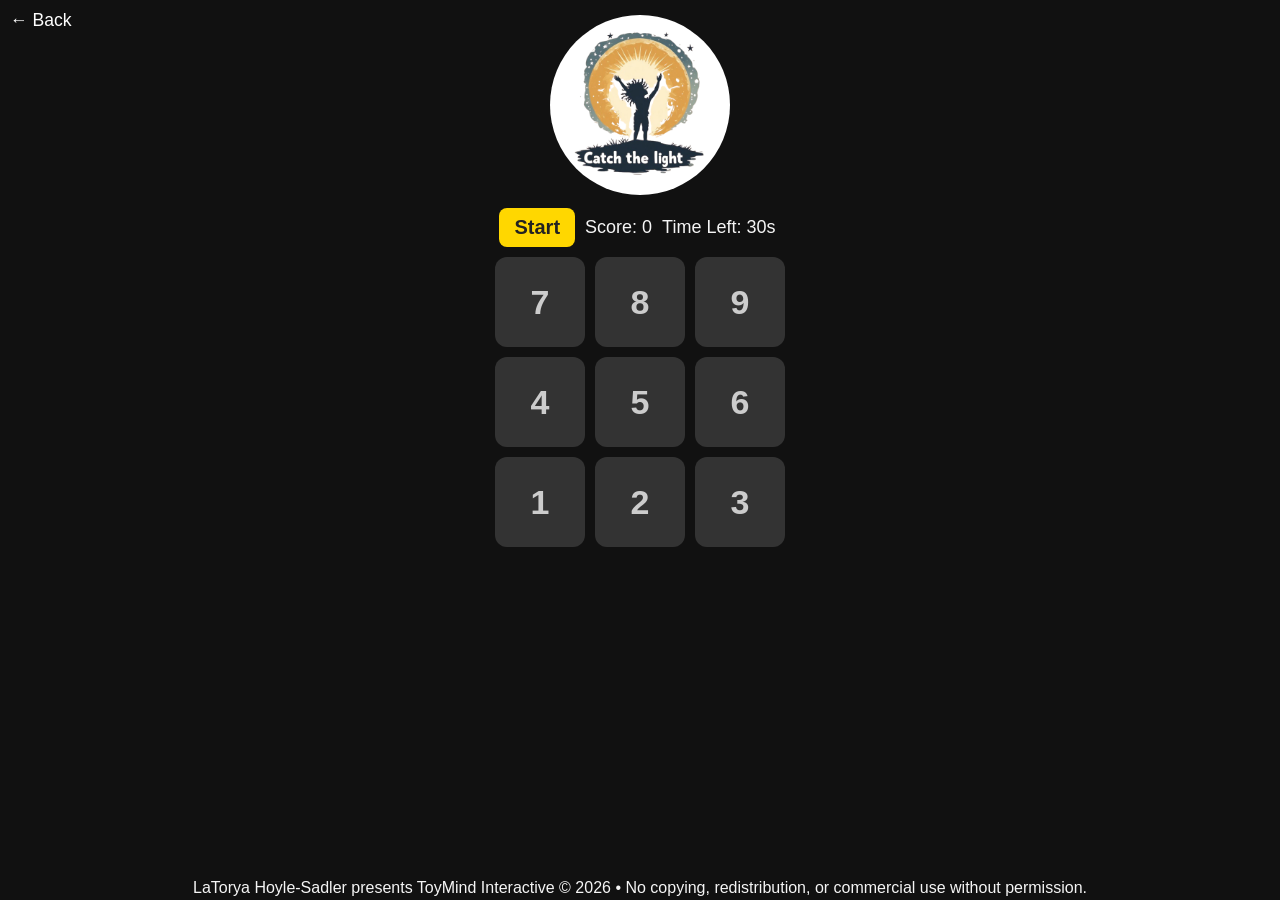
<file: garden-library/game1.html>
<!-- Declare the document type so the browser uses modern HTML standards -->
<!DOCTYPE html>

<!-- Begin the HTML document and set the language to English -->
<html lang="en">

<head>
    <!-- Set the character encoding so all text displays correctly -->
    <meta charset="UTF-8" />

    <!-- Make the layout responsive on phones and tablets -->
    <meta name="viewport" content="width=device-width, initial-scale=1.0">

    <!-- Set the title that appears in the browser tab -->
    <title>Garden Library| Game 1</title>

    <!-- Link to the external CSS file for game styling -->
    <link rel="stylesheet" href="games.css" />
</head>

<!-- Apply a special body class for Game 1 styling -->
<body class="game1-body">

    <!-- Back link that returns the user to the Garden Library page -->
    <a href="../library.html" class="back-link">&larr; Back</a>

    <!-- Main content area for the game -->
    <main class="main">

        <!-- Wrapper that holds all game elements together -->
        <div class="game">

            <!-- Logo section at the top of the game -->
            <div class="logo">
                <!-- Game logo image with alt text for accessibility -->
                <img src="../assets/images/logo-game1.png" class="circle-logo-img" alt="Catch the Light Game Logo">
            </div>

            <!-- Top bar showing Start button, Score, and Timer -->
            <div class="top-bar">
                <!-- Button that starts the game -->
                <button id="startBtn">Start</button>

                <!-- Score display with a span that updates dynamically -->
                <p>Score: <span id="score">0</span></p>

                <!-- Timer display with a span that counts down -->
                <p>Time Left: <span id="timer">30</span>s</p>
            </div>

            <!-- Grid of clickable holes used in the game -->
            <div class="grid">
                <!-- Each hole has a data-key used by the JavaScript logic -->
                <div class="hole" data-key="7">7</div>
                <div class="hole" data-key="8">8</div>
                <div class="hole" data-key="9">9</div>
                <div class="hole" data-key="4">4</div>
                <div class="hole" data-key="5">5</div>
                <div class="hole" data-key="6">6</div>
                <div class="hole" data-key="1">1</div>
                <div class="hole" data-key="2">2</div>
                <div class="hole" data-key="3">3</div>
            </div>
        </div>
    </main>

    <!-- Footer section containing authorship license -->
    <footer class="footer">
        <!-- License text that protects author's work -->
        <div class="footer-license">
            <p>LaTorya Hoyle-Sadler presents ToyMind Interactive
                &copy; 2026 <span class="footer-divider">•</span>
                No copying, redistribution, or commercial use without permission.</p>
        </div>
    </footer>

    <!-- Audio element that plays when the player hits the correct hole -->
    <audio id="hitSound" src="../assets/sounds/good-energy.mp3"></audio>

    <!-- Link to the JavaScript file that controls the game logic -->
    <script src="script.js"></script>
</body>

</html>
</file>
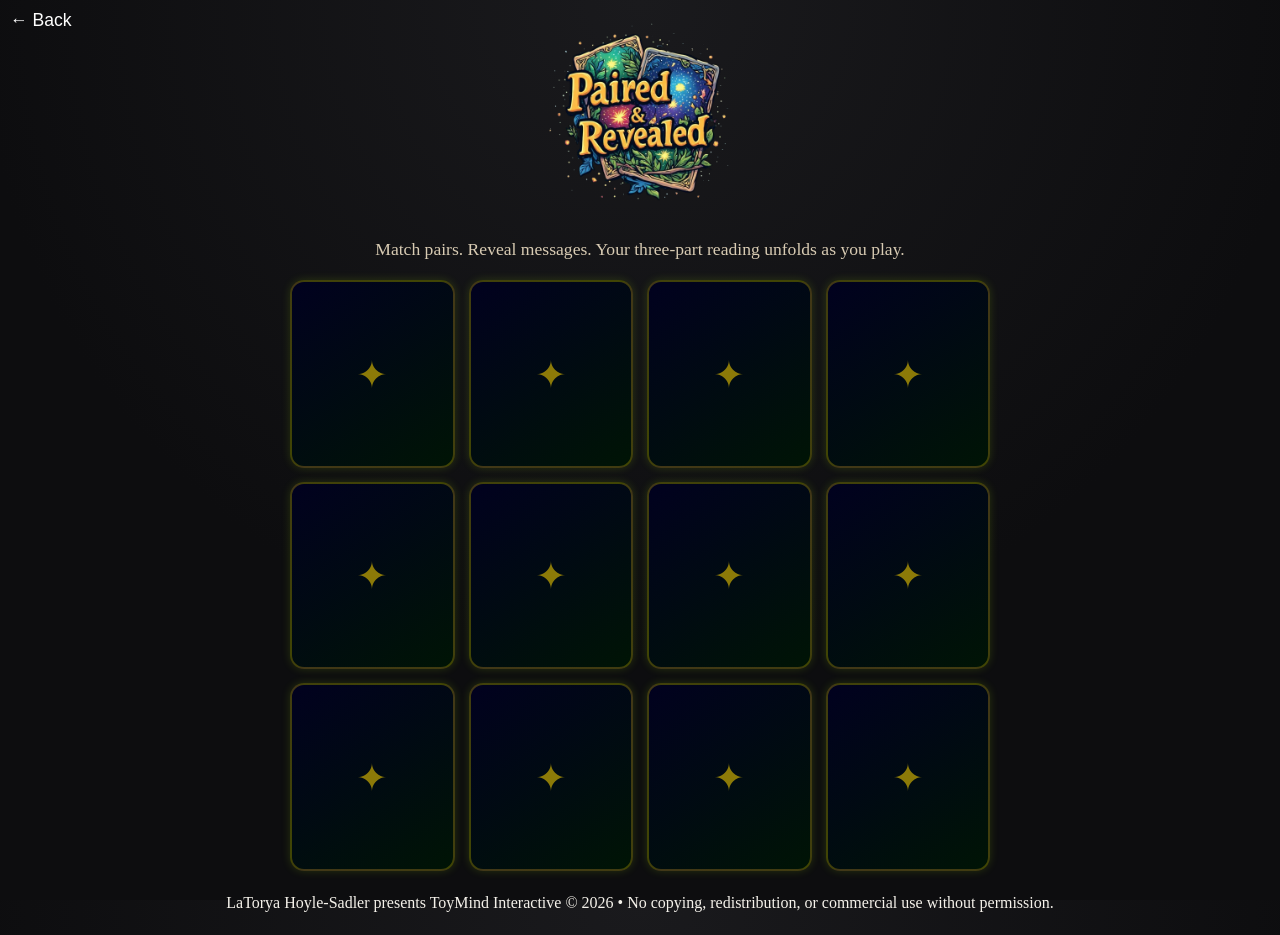
<file: garden-library/game2.html>
<!-- Declare the document type so the browser uses modern HTML standards -->
<!DOCTYPE html>

<!-- Begin the HTML document and set the language to English -->
<html lang="en">

<head>
    <!-- Set the character encoding so all text displays correctly -->
    <meta charset="UTF-8">

    <!-- Make the layout responsive on phones and tablets -->
    <meta name="viewport" content="width=device-width, initial-scale=1.0">

    <!-- Title that appears in the browser tab -->
    <title>Garden Library | Game 2</title>

    <!-- Link to the shared CSS file for all Garden Library games -->
    <link rel="stylesheet" href="games.css">
</head>

<!-- Apply a special body class for Game 2 styling -->
<body class="game2-body">

    <!-- Back link that returns the user to the Garden Library page -->
    <a href="../library.html" class="back-link">&larr; Back</a>

    <!-- Logo section for the Paired & Revealed game -->
    <div class="logo">
        <!-- Game logo image with alt text for accessibility -->
        <img src="../assets/images/logo-game2.png" class="logo-img" alt="Paired & Revealed Card Game Logo">
    </div>

    <!-- Short description explaining the purpose of the game -->
    <p class="game-description">
        Match pairs. Reveal messages. Your three‑part reading unfolds as you play.
    </p>

    <!-- Main container where the JavaScript will generate the card grid -->
    <main class="main">
        <!-- Empty board that script1.js will fill with cards dynamically -->
        <div class="game-board"></div>
    </main>

    <!-- Footer section containing authorship and license information -->
    <footer class="footer">
        <!-- Text inside the footer showing year and creator information -->
        <p>LaTorya Hoyle-Sadler presents ToyMind Interactive
            &copy; 2026 <span class="footer-divider">•</span>
            No copying, redistribution, or commercial use without permission.</p>
    </footer>

    <!-- Link to the JavaScript file that controls the memory game logic -->
    <script src="script1.js"></script>
</body>

</html>
</file>
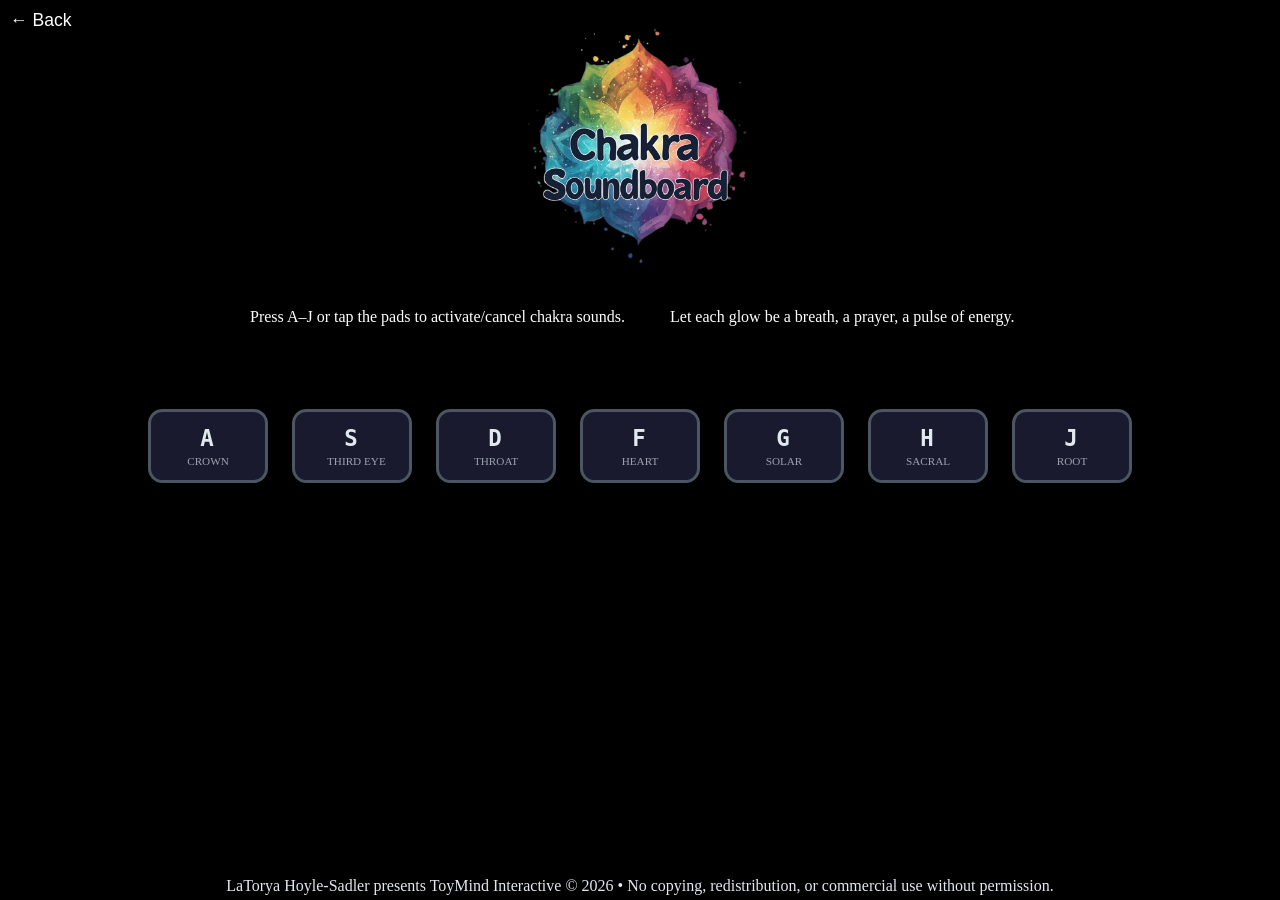
<file: virtual-soundboard/soundboard.html>
<!DOCTYPE html>
<!-- Declares the document type and language for accessibility and SEO -->
<html lang="en">

<head>
    <!-- Sets the character encoding so the browser displays text correctly -->
    <meta charset="UTF-8">
    <!-- Ensures the layout scales properly on mobile devices -->
    <meta name="viewport" content="width=device-width, initial-scale=1.0">
    <!-- Sets the title that appears in the browser tab -->
    <title>Garden Library | Chakra Soundboard</title>
    <!-- Links the external CSS file so the page uses the styles -->
    <link rel="stylesheet" href="../virtual-soundboard/style.css">
</head>

<body>
    <!-- Wraps the entire visible layout inside a styled container -->
    <section class="section">
        <!-- Main content area that expands to fill available space -->
        <main class="main">
            <a href="../library.html" class="back-link">&larr; Back</a>
            <!-- Displays the logo at the top of the page -->
            <h1 class="logo">
                <!-- Loads the logo image from the assets folder -->
                <img src="../assets/images/logo-soundboard.png" alt="Chakra Soundboard Logo">
            </h1>
            <!-- Shows two lines of text under the logo for instructions and theme -->
            <p class="split-text">
                <!-- First line of instructional text aligned to the right -->
                <span class="text1">Press A–J or tap the pads to activate/cancel chakra sounds.</span>
                <!-- Second line of poetic text aligned to the left -->
                <span class="text2">Let each glow be a breath, a prayer, a pulse of energy.</span>
            </p>
            <!-- Container that holds the chakra soundboard grid -->
            <section id="soundboard">
                <!-- Unordered list that displays all chakra keys -->
                <ul class="keys">
                    <!-- Crown Chakra key mapped to the "A" key -->
                    <li data-key="a" class="key" data-chakra="crown">
                        <!-- Shows the keyboard letter for this chakra -->
                        <kbd>A</kbd>
                        <!-- Displays the chakra name under the letter -->
                        <span class="sound">Crown</span>
                        <!-- Shows the countdown timer when active -->
                        <span class="countdown"></span>
                    </li>

                    <!-- Third Eye Chakra key mapped to the "S" key -->
                    <li data-key="s" class="key" data-chakra="third-eye">
                        <kbd>S</kbd>
                        <span class="sound">Third Eye</span>
                        <span class="countdown"></span>
                    </li>

                    <!-- Throat Chakra key mapped to the "D" key -->
                    <li data-key="d" class="key" data-chakra="throat">
                        <kbd>D</kbd>
                        <span class="sound">Throat</span>
                        <span class="countdown"></span>
                    </li>

                    <!-- Heart Chakra key mapped to the "F" key -->
                    <li data-key="f" class="key" data-chakra="heart">
                        <kbd>F</kbd>
                        <span class="sound">Heart</span>
                        <span class="countdown"></span>
                    </li>

                    <!-- Solar Plexus Chakra key mapped to the "G" key -->
                    <li data-key="g" class="key" data-chakra="solar">
                        <kbd>G</kbd>
                        <span class="sound">Solar</span>
                        <span class="countdown"></span>
                    </li>

                    <!-- Sacral Chakra key mapped to the "H" key -->
                    <li data-key="h" class="key" data-chakra="sacral">
                        <kbd>H</kbd>
                        <span class="sound">Sacral</span>
                        <span class="countdown"></span>
                    </li>

                    <!-- Root Chakra key mapped to the "J" key -->
                    <li data-key="j" class="key" data-chakra="root">
                        <kbd>J</kbd>
                        <span class="sound">Root</span>
                        <span class="countdown"></span>
                    </li>
                </ul>
            </section>
        </main>
    </section>
    <!-- Footer section that displays credits at the bottom -->
    <footer class="footer">
        <!-- Text inside the footer showing year and the creator's (my) information -->
        <p>LaTorya Hoyle-Sadler presents ToyMind Interactive
            &copy; 2026 <span class="footer-divider">•</span>
            No copying, redistribution, or commercial use without permission.</p>
    </footer>
    <!-- AUDIO ELEMENTS — each audio tag loads a chakra sound file
The data-key attribute links each sound to its matching key -->
    <!-- Crown Chakra sound triggered by pressing "A" -->
    <audio data-key="a" src="../assets/sounds/singing-bowl-crown.mp3"></audio>
    <!-- Third Eye Chakra sound triggered by pressing "S" -->
    <audio data-key="s" src="../assets/sounds/singing-bowl-third-eye.mp3"></audio>
    <!-- Throat Chakra sound triggered by pressing "D" -->
    <audio data-key="d" src="../assets/sounds/singing-bowl-throat.mp3"></audio>
    <!-- Heart Chakra sound triggered by pressing "F" -->
    <audio data-key="f" src="../assets/sounds/singing-bowl-heart.mp3"></audio>
    <!-- Solar Plexus Chakra sound triggered by pressing "G" -->
    <audio data-key="g" src="../assets/sounds/singing-bowl-solar-plexus.mp3"></audio>
    <!-- Sacral Chakra sound triggered by pressing "H" -->
    <audio data-key="h" src="../assets/sounds/singing-bowl-sacral.mp3"></audio>
    <!-- Root Chakra sound triggered by pressing "J" -->
    <audio data-key="j" src="../assets/sounds/singing-bowl-root.mp3"></audio>
    <!-- Loads the JavaScript file so the soundboard works -->
    <script src="script.js"></script>
</body>

</html>
</file>
<file: style.css>
/* ------------------------------------------------------------
   1. THEME VARIABLES — Global color system + typography
   These variables control the entire brand identity.
   Changing a value here updates it everywhere.
------------------------------------------------------------ */
:root {
    --primary-color: #2F4F46;
    /* Deep Herbal Green – navbar, footer, accents */
    --accent-color: #A88A4F;
    /* Moonlight Gold – buttons, highlights */
    --secondary-accent: #8E78A8;
    /* Dusty Lavender – hover accents */

    --bg-light: #F6F1E9;
    /* Warm Cream – main page background */
    --section-bg: #8FA89A;
    /* Dusty Sage – section backgrounds */

    --card-bg: #FFFFFF;
    /* Card backgrounds */
    --text-main: #2F3A34;
    /* Default body text */
    --text-light: #FFFFFF;
    /* Text on dark backgrounds */

    --font-family: "Trebuchet MS", "Lucida Grande", "Lucida Sans Unicode", sans-serif;
    --font-weight: bold;
    --container-width: 1100px;
    /* Max width for centered content */
}

/* ------------------------------------------------------------
   2. RESET — Removes browser default spacing + box model issues
------------------------------------------------------------ */
*,
*::before,
*::after {
    box-sizing: border-box;
    margin: 0;
    padding: 0;
}

/* ------------------------------------------------------------
   3. BASE STYLES — Global layout + typography
------------------------------------------------------------ */
html {
    height: 100%;
}
body {
    font-family: var(--font-family);
    /* Brand script font */
    line-height: 1.2;
    /* Comfortable reading */
    background-color: var(--bg-light);
    /* Warm cream background */
    color: var(--text-main);
    /* Herbal green text */
    display: flex;
    flex-direction: column;
    min-height: 100vh;
    /* Ensures footer stays at bottom */
    /* stops the blinking when transitioning from page to page on website */
    opacity: 0;
    animation: ultraSlowFade 0ms cubic-bezier(0.33, 1, 0.68, 1) 0.15s forwards;
}

@keyframes ultraSlowFade {
    to {
        opacity: 1;
    }
}

/* ------------------------------------------------------------
   4. HEADER WRAPPER — Holds the navbar at the top
------------------------------------------------------------ */
.header {
    position: fixed;
    /* Stays visible while scrolling */
    top: 0;
    width: 100%;
    z-index: 900;
    /* Ensures it sits above all content */
}

/* ------------------------------------------------------------
   5. NAVBAR — Main site navigation
   - Deep herbal green background
   - Logo left, links right
   - Fixed height for consistency
------------------------------------------------------------ */
.navBar {
    background: var(--primary-color);
    /* Herbal green */
    color: var(--text-light);
    /* White text */
    display: flex;
    justify-content: space-between;
    /* Logo left, links right */
    align-items: center;
    padding: 1px 2px;
    gap: 10px;
    position: relative;
    min-height: 90px;
    /* Locks navbar height */
    top: 0;
    z-index: 1000;
    /* Above hero image */
    box-shadow: 0 2px 5px rgba(0, 0, 0, 0.1);
    /* Soft shadow */
}

/* ------------------------------------------------------------
   6. LOGO WRAPPER — Controls logo size + alignment
------------------------------------------------------------ */
.logo {
    display: flex;
    align-items: center;
    justify-content: flex-start;
    height: 95px;
    /* Matches navbar height */
    width: 95px;
    /* Square container */
    margin: 10px
}

/* Logo image sizing */
.logo-img {
    height: 100%;
    width: 100%;
    object-fit: contain;
    /* Prevents distortion */
}

/* ------------------------------------------------------------
   7. NAVIGATION LINKS — Right side of navbar
------------------------------------------------------------ */
.nav-links {
    list-style: none;
    display: flex;
    height: 100%;
    justify-content: flex-end;
    /* Pushes links to the right */
    align-items: center;
    width: 100%;
    text-align: center;
    gap: 10px;
    padding: 5px 20px;
    margin: auto;
}

/* Individual link spacing */
.nav-links li {
    padding: 2px;
}

/* Link appearance */
.nav-links a {
    color: #bdc3c7;
    /* Soft silver */
    white-space: nowrap;
    /* Prevents wrapping */
    text-decoration: none;
    font-weight: 500;
    transition: color 0.3s ease;
}

/* Hover + active state */
.nav-links a:hover,
.nav-links a.active {
    color: var(--text-light);
    /* White on hover */
}

/* ------------------------------------------------------------
   8. HERO SECTION — Large banner with background image
   - Dark overlay improves text readability
   - Centered content
------------------------------------------------------------ */
.hero {
    background:
        linear-gradient(rgba(0, 0, 0, 0.6), rgba(0, 0, 0, 0.6)),
        /* Dark overlay */
        url("https://images.stockcake.com/public/0/a/0/0a002cfc-9ba7-4bd1-9af5-f2eedf74f956_large/ancient-healing-remedies-stockcake.jpg") no-repeat center/cover;
    /* Full-width hero image */

    height: 55vh;
    /* Responsive hero height */
    display: flex;
    flex-direction: column;
    align-items: center;
    justify-content: center;
    text-align: center;
    color: var(--text-light);
    /* White text */
    padding: 280px 20px 190px;
    /* Extra top padding for fixed navbar */
}

/* ------------------------------------------------------------
   9. HERO CTA BUTTON — Gold pill-shaped button
------------------------------------------------------------ */
.cta-button {
    display: inline-block;
    padding: 12px 35px;
    background: var(--accent-color);
    /* Gold */
    color: var(--text-light);
    /* White text */
    text-decoration: none;
    border-radius: 50px;
    /* Soft pill shape */
    font-weight: bold;
    transition: transform 0.2s ease;
    margin: 30px;
}

/* Hover effect */
.cta-button:hover {
    transform: scale(1.05);
    /* Slight lift */
    background: var(--secondary-accent);
    /* Lavender hover */
}

/* ------------------------------------------------------------
   10. SCROLL SECTION — Horizontal auto-scrolling emoji strip
   - Used for moon phases, herbs, Coming Soon items, etc.
   - Uses a long track that animates left infinitely
------------------------------------------------------------ */
.scroll {
    overflow: hidden;
    /* Hides overflowing emojis */
    white-space: nowrap;
    /* Prevents wrapping to new lines */
    padding: 15px 0;
    margin: 15px auto 10px auto;
    /* Centered with spacing */
    border-radius: 12px;
    position: relative;
    max-width: 100%;
    box-sizing: border-box;
    /* background-color: blue; */

    /* Soft cream gradient background for a magical glow */
    background: linear-gradient(90deg,
            #f5f1e6 0%,
            #faf8f3 50%,
            #f5f1e6 100%);
}

/* ------------------------------------------------------------
   11. SCROLL TRACK — The moving strip of items
   - Inline-flex keeps items on one line
   - Animation moves the entire track left
------------------------------------------------------------ */
.scroll-track {
    display: inline-flex;
    /* Keeps items in a single row */
    flex-wrap: nowrap;
    /* Double-locks single-line layout */
    animation: scrollAnim 90s linear infinite;
    /* Slow continuous scroll */
}

/* ------------------------------------------------------------
   12. SCROLL ITEM — Each emoji + label pair
   - Includes spacing, text styling, and glow
------------------------------------------------------------ */
.scroll-item {
    white-space: nowrap;
    /* Prevents internal wrapping */
    margin: 0 40px;
    /* Space between items */
    font-size: 1.25rem;
    color: var(--primary-color);
    /* Herbal green text */
    opacity: 0.9;
    text-shadow: 0 0 12px rgba(255, 255, 255, 0.9);
    /* Soft glow */
}

/* ------------------------------------------------------------
   13. SCROLL EDGE FADES — Soft fade on left + right
   - Creates a magical “tunnel” effect
------------------------------------------------------------ */
.scroll::before,
.scroll::after {
    content: "";
    position: absolute;
    top: 0;
    width: 80px;
    height: 100%;
    pointer-events: none;
    /* Allows scroll interaction */
}

/* Left fade */
.scroll::before {
    left: 0;
    background: linear-gradient(to right, #faf8f3, transparent);
}

/* Right fade */
.scroll::after {
    right: 0;
    background: linear-gradient(to left, #faf8f3, transparent);
}

/* ------------------------------------------------------------
   14. SCROLL ANIMATION — Moves track left infinitely
------------------------------------------------------------ */
@keyframes scrollAnim {
    from {
        transform: translateX(0);
        /* Start at normal position */
    }

    to {
        transform: translateX(-50%);
        /* Move left halfway (loopable) */
    }
}

/* ------------------------------------------------------------
   15. COMING SOON EMOJI ITEMS — Floating magical emoji cards
   - Used for shirts, jewelry, mugs, crystals, etc.
   - Soft glassy background + floating animation
------------------------------------------------------------ */
/* ------------------------------------------------------------
   15. LAYOUT — Horizontal track and alignment
------------------------------------------------------------ */
.coming-track {
    display: flex;
    flex-direction: row;
    align-items: center;
    padding: 20px 0 0;
    gap: 24px;
    /* Space between each item */
    /* background-color: yellow; */
}

/* ------------------------------------------------------------
   16. EMOJI CARDS — Frosted glass blocks
------------------------------------------------------------ */
.coming-emoji {
    font-size: 3.5rem;
    display: flex;
    align-items: center;
    justify-content: center;
    height: 100px;
    width: 100px;
    border-radius: 16px;
    background: rgba(255, 255, 255, 0.08);
    box-shadow: 0 4px 12px rgba(0, 0, 0, 0.25);
    transition: transform 0.2s ease, box-shadow 0.2s ease;
    animation: float 2s ease-in-out infinite;
    margin: 0 50px;
    /* background-color: blue; */
}

/* Hover glow effect */
.coming-emoji:hover {
    box-shadow: 0 0 18px rgba(255, 255, 255, 0.45);
}

/* Floating animation */
@keyframes float {
    0% {
        transform: translateY(0);
    }

    50% {
        transform: translateY(-6px);
    }

    100% {
        transform: translateY(0);
    }
}

/* ------------------------------------------------------------
   17. SCROLL ITEM LABELS — Text under each emoji 
------------------------------------------------------------ */
.coming-item p {
    margin-top: 0.5rem;
    font-size: 0.95rem;
    color: #050505;
    text-align: center;
}

/* ------------------------------------------------------------
   18. MAIN CONTAINER — Centers content on the page
   - Used for product grids, blog lists, etc.
------------------------------------------------------------ */
.container {
    flex: 1;
    width: 90%;
    max-width: var(--container-width);
    /* 1100px max width */
    margin: 0 auto;
    padding: 15px 0 40px;
    /* background-color: red; */
}

/* ------------------------------------------------------------
   19. CARD GRID — 3-column layout for products/services
   - Automatically adjusts with media queries later
------------------------------------------------------------ */
.card-grid {
    display: grid;
    grid-template-columns: repeat(3, 1fr);
    /* 3 columns on desktop */
    gap: 30px;
    margin-top: 40px;
    /* Prevents overlap with hero on smaller screens */
}

/* ------------------------------------------------------------
   20. CARD — Universal card styling for products, services, etc.
   - Includes hover lift + centered content
------------------------------------------------------------ */
.card {
    position: relative;
    /* Needed for Quick View button positioning */
    background: var(--card-bg);
    padding: 20px;
    border-radius: 12px;
    box-shadow: 0 10px 30px rgba(0, 0, 0, 0.08);
    text-align: center;
    transition: translateY 0.3s ease;
    max-width: 300px;
    margin: 0 auto;
    /* Centers cards in grid cells */
    /* background-color: green; */
}

/* Card images */
.card img {
    width: 100%;
    height: 180px;
    object-fit: cover;
    border-radius: 8px;
}

/* Hover lift effect */
.card:hover {
    transform: translateY(-5px);
}

/* Catalog buttons */
.btn-lavender {
    background-color: #5A3E85;
    color: white;
}

.btn-pink {
    background-color: #c2185b;
    color: white;
}

.btn-nightblue {
    background-color: #0a1a2f;
    color: white;
}

/*shared hover for all themed buttons*/
.moon-hover:hover {
    background-color: black !important;
    color: white !important;
}

.moon-hover:active {
    transform: scale(0.97);
    opacity: 0.9;
}

.moon-hover:focus {
    outline: 2px solid rgba(255, 255, 255, 0.7);
    outline-offset: 3px;
    box-shadow: 0 0 6px rgba(255, 255, 255, 0.6);
}

/* ------------------------------------------------------------
   22. TESTIMONIALS SECTION — Customer quotes + images
------------------------------------------------------------ */
.testimonials {
    max-width: 1100px;
    margin: 20px auto;
    text-align: center;
    padding: 0 20px;
    /* background-color: blue; */
}

.testimonials-title {
    font-size: 2rem;
    color: var(--primary-color);
    margin-bottom: 10px;
}

.testimonials-subtitle {
    font-size: 1rem;
    color: var(--text-muted);
    margin-bottom: 40px;
}

/* Testimonial grid auto-adjusts to screen size */
.testimonial-grid {
    display: grid;
    grid-template-columns: repeat(auto-fit, minmax(280px, 1fr));
    gap: 30px;
}

/* Individual testimonial card */
.testimonial-card {
    background: var(--card-bg);
    border: 1px solid #d8d2bd;
    border-radius: 12px;
    padding: 20px;
    text-align: left;
    box-shadow: 0 2px 6px rgba(0, 0, 0, 0.05);
}

.testimonial-img {
    width: 100%;
    height: 180px;
    object-fit: cover;
    border-radius: 10px;
    margin-bottom: 15px;
}

.testimonial-text {
    font-size: 0.95rem;
    color: var(--primary-color);
    line-height: 1.5;
}

.testimonial-name {
    display: block;
    margin-top: 10px;
    font-size: 0.85rem;
    color: var(--text-muted);
}

/* ------------------------------------------------------------
GARDEN LIBRARY
------------------------------------------------------------ */
/* Circular clickable logo */
.game-card .logo-img {
    width: 200px;
    height: 200px;
    object-fit: cover;
    border-radius: 50%;
    background: white;
    padding: 6px;
    box-shadow: 0 0 15px rgba(255, 215, 0, 0.25);
    margin-bottom: 14px;
    transition: transform 0.25s ease;
    /* background-color: red; */
}

/* Hover effect ONLY on the logo */
.game-card a:hover .logo-img {
    transform: scale(1.05);
}

/* ------------------------------------------------------------
   23. QUICK VIEW OVERLAY — Fullscreen modal for product details
------------------------------------------------------------ */
.quickview-overlay {
    position: fixed;
    inset: 0;
    background: rgba(10, 10, 15, 0.85);
    /* Dark translucent backdrop */
    display: none;
    /* Hidden until targeted */
    align-items: center;
    justify-content: center;
    z-index: 9999;
}

.quickview-overlay.active {
    display: flex;
    opacity: 1;
    pointer-events: auto;
}

/* Modal box */
.quickview-modal {
    background: #111015;
    color: #f7f3ea;
    width: 90%;
    max-width: 850px;
    max-height: 90vh;
    overflow-y: auto;
    border-radius: 14px;
    padding: 1.5rem;
    position: relative;
    display: flex;
    flex-direction: column;
    gap: 1.5rem;
}

.quickview-add,
.quickview-buy {
    padding: 12px 22px;
    /* more space */
    border-radius: 999px;
    /* pill shape */
    font-size: 1rem;
    /* slightly larger text */
    font-weight: 600;
    border: none;
    cursor: pointer;
    margin-top: 1rem;
    display: inline-block;
    margin: 5px;
}

.quickview-close {
    position: absolute;
    top: 1rem;
    right: 1rem;
    background: none;
    border: none;
    color: #f7f3ea;
    font-size: 2rem;
    cursor: pointer;
    padding: 0;
    line-height: 1;
}

.quickview-close:hover {
    color: #ffffff;
    transform: scale(1.1);
}

.quickview-modal img {
    max-height: 350px;
    /* shorten the image */
    width: auto;
    object-fit: cover;
    border-radius: 10px;
    /* background-color: white; */
    margin-top: 60px;
}


.quickview-modal img {
    max-width: 320px;
    border-radius: 10px;
}

.quickview-content {
    flex: 1;
}

.quickview-stars i {
    color: #f6c453;
}

.quickview-price {
    font-weight: 700;
    font-size: 1.25rem;
    margin-bottom: 0.5rem;
}

/* Close button */
.quickview-close {
    position: absolute;
    top: 1rem;
    right: 1rem;
    color: #f7f3ea;
    font-size: 1.8rem;
    text-decoration: none;
}

/* ------------------------------------------------------------
   24. CONTACT SECTION — Botanical-themed contact form
------------------------------------------------------------ */
.contact-section {
    background: var(--card-bg);
    padding: 45px 35px;
    border-radius: 14px;
    box-shadow: 0 10px 30px rgba(0, 0, 0, 0.10);
    max-width: 750px;
    margin: 0 auto 3rem;
    border: 1px solid #d8d2bd;
    /* Dried herb border */
}

/* Section heading */
.contact-section h2 {
    text-align: center;
    color: var(--primary-color);
    font-size: 2rem;
    margin-bottom: 1.5rem;
    letter-spacing: 1px;
}

/* Form layout */
.contact-form {
    display: flex;
    flex-direction: column;
    gap: 1.2rem;
}

/* Labels */
.contact-form label {
    font-weight: 600;
    color: var(--primary-color);
    letter-spacing: 0.5px;
}

/* Inputs + textarea */
.contact-form input,
.contact-form textarea {
    padding: 14px;
    border: 1px solid #c9c2a3;
    border-radius: 10px;
    background: var(--bg-light);
    font-size: 1rem;
    transition: 0.2s ease;
}

/* Focus glow */
.contact-form input:focus,
.contact-form textarea:focus {
    outline: none;
    border-color: var(--accent-color);
    box-shadow: 0 0 8px rgba(200, 169, 106, 0.45);
}

/* Submit button */
.contact-form .btn {
    background: var(--accent-color);
    color: var(--text-light);
    padding: 14px;
    border: none;
    border-radius: 10px;
    font-size: 1.15rem;
    cursor: pointer;
    font-weight: bold;
    letter-spacing: 0.5px;
    transition: 0.25s ease;
}

/* Hover */
.contact-form .btn:hover {
    background: var(--secondary-accent);
    transform: translateY(-2px);
}

/* Decorative botanical divider */
.contact-section::before {
    content: "🌿 ✦ 🌙 ✦ 🌿";
    display: block;
    text-align: center;
    font-size: 1.4rem;
    color: var(--secondary-accent);
    margin-bottom: 1.5rem;
}

/* ------------------------------------------------------------
   25. UNIVERSAL FOOTER — Inline footer used across pages
   - Deep herbal green background
   - Centered brand + links + social icons
------------------------------------------------------------ */
.footer-inline {
    background: var(--primary-color);
    /* Herbal green */
    color: var(--text-light);
    /* White text */
    padding: 2px;
    text-align: center;
    display: flex;
    justify-content: center;
    align-items: center;
    flex-wrap: wrap;
    /* Prevents breaking on small screens */
    /* background-color: purple; */
}

.footer-inline:not(.footer-inline-home) {
    flex-direction: row;
    gap: 5px;
    /* Space between items */
}

/* Homepage footer variation — stacked layout */
.footer-inline-home {
    flex-direction: column;
    justify-content: flex-start;
    /* background-color: orange; */
}

/* Footer brand text */
.footer-brand {
    font-family: var(--font-family);
    font-size: 1.3rem;
    letter-spacing: 1px;
}

/* ------------------------------------------------------------
   26. FOOTER LINKS — Privacy Policy, Contact, etc.
   - Gold text with lavender hover
------------------------------------------------------------ */
.footer-inline>a,
.footer-divider,
.footer-contact-info a {
    color: var(--accent-color);
    /* Gold */
    font-weight: 500;
    margin: 0 6px;
    text-decoration: none;
}

/* Hover effect */
.footer-inline>a:hover,
.footer-contact-info a:hover {
    color: var(--secondary-accent);
    /* Lavender hover */
    text-decoration: underline;
}

/* ------------------------------------------------------------
   27. FOOTER SOCIAL ICONS — Horizontal row of SVG icons
------------------------------------------------------------ */
.footer-social-inline {
    display: flex;
    flex-direction: row;
    justify-content: center;
    align-items: center;
    gap: 16px;
    margin-top: 8px;
}

/* Icon styling */
.footer-social-inline svg {
    width: 30px;
    height: 30px;
    padding: 6px;
    border-radius: 50%;
    background: var(--secondary-accent);
    /* Lavender circle */
    fill: var(--primary-color);
    /* Herbal green icon */
    transition: transform 0.2s ease;
}

/* Hover scale */
.footer-social-inline svg:hover {
    transform: scale(1.1);
}

/* ------------------------------------------------------------
   28. BOTANICAL ROW — Decorative divider with herb vibes
------------------------------------------------------------ */
.botanical-row {
    display: flex;
    justify-content: space-between;
    align-items: center;
    width: 100%;
    padding: 10px 0;
    border-bottom: 1px solid #c9c2a3;
    /* Dried herb color */
    padding-bottom: 8px;
    margin-bottom: 12px;
}

/* Botanical text */
.botanical-text {
    font-family: var(--font-family);
    font-size: 2rem;
    letter-spacing: 1px;
    color: #4a4a3f;
    /* Earthy tone */
    text-shadow: 0 0 6px rgba(255, 255, 255, 0.4);
    transform: rotate(-1deg);
}

/* ------------------------------------------------------------
   29. ABOUT PAGE — Content sections with moon phase dividers
------------------------------------------------------------ */
.content-area {
    margin-bottom: 3rem;
    padding-bottom: 2rem;
    border-bottom: 1px solid #c9c2a3;
    text-align: center;
}

/* Centered lists */
.content-area ul {
    max-width: 600px;
    margin: 0 auto;
    padding-left: 1.2rem;
}

/* Moon phase divider */
.content-area::after {
    content: "🌕 🌖 🌗 🌘 🌑 🌒 🌓 🌔";
    display: block;
    text-align: center;
    font-size: 1.5rem;
    margin-top: 20px;
    color: var(--secondary-accent);
}

/* Remove divider for last section */
.content-area:last-of-type {
    border-bottom: none !important;
    padding-bottom: 0;
    margin-bottom: 0;
}

.content-area:last-of-type::after {
    content: none;
}

/* ------------------------------------------------------------
   30. BLOG LIST — Grid layout for blog cards
------------------------------------------------------------ */
.blog-list {
    display: grid;
    gap: 30px;
    margin: 3rem 0;
}

/* Blog card styling */
.blog-card {
    background: var(--card-bg);
    padding: 30px 25px;
    border-radius: 12px;
    box-shadow: 0 8px 20px rgba(0, 0, 0, 0.08);
    transition: transform 0.25s ease, box-shadow 0.25s ease;
    text-align: left;
}

/* Hover lift */
.blog-card:hover {
    transform: translateY(-6px);
    box-shadow: 0 12px 28px rgba(0, 0, 0, 0.12);
}

/* Blog title */
.blog-card h3 {
    color: var(--primary-color);
    margin-bottom: 10px;
}

/* Blog excerpt */
.blog-card p {
    margin-bottom: 15px;
    color: var(--text-main);
}

/* Read more link */
.read-more {
    color: var(--accent-color);
    font-weight: bold;
    text-decoration: none;
}

.read-more:hover {
    color: var(--secondary-accent);
    text-decoration: underline;
}

/*Policies*/
#privacy {
    margin-top: 180px;
}

#privacy,
#terms,
#disclaimer,
#license {
    scroll-margin-top: 200px;
    /* background-color: red; */
}

/* ------------------------------------------------------------
   31. RESPONSIVE MEDIA QUERIES — Tablet + Mobile adjustments
------------------------------------------------------------ */
/* Tablet screens */
@media (max-width: 992px) {
    .card-grid {
        grid-template-columns: repeat(2, 1fr);
        margin-top: 20px;
    }

    .coming-track {
        gap: 16px;
        padding: 10px 0;
        flex-wrap: wrap;
        justify-content: center;
    }

    .coming-emoji {
        margin: 0 20px;
        height: 80px;
        width: 80px;
        font-size: 2.8rem;
    }
}

/* Desktop layout: side-by-side */
@media (min-width: 768px) {
    .quickview-modal {
        flex-direction: row;
    }
}

/* Small screens (phones 480px and below) */
@media (max-width: 480px) {
    .container {
        padding-top: 10px;
        /* background-color: yellow; */
    }

    /* Stack navbar items like before */
    .navBar {
        flex-direction: column;
        align-items: center;
        justify-content: center;
        height: auto;
        padding: 0.1rem 1rem;
        gap: 8px;
        /* background-color: red; */
    }

    /* Logo stays centered */
    .logo {
        position: static;
        transform: none;
        margin-bottom: 8px;
        /* background-color: green; */
    }

    /* Slightly smaller logo for tiny screens */
    .logo img {
        height: 95px;
        width: auto;
        /* background-color: blue; */
    }

    /* Fit nav links on small screens */
    .nav-links {
        justify-content: center;
        flex-wrap: wrap;
        /* allows wrapping instead of overflow */
        gap: 6px;
        padding: 5px;
        font-size: 15px;
        /* background-color: orange; */
    }

    .nav-links li {
        margin: 0 6px;
    }

    /* Single-column cards */
    .card-grid {
        grid-template-columns: 1fr;
    }

    /* Shorter hero */
    .hero {
        height: 35vh;
        padding: 340px 10px 110px;
    }

    .coming-track {
        gap: 5px;
        padding: 1px 0;
        flex-wrap: wrap;
        /* allows wrapping instead of stretching */
        justify-content: center;
    }

    .coming-emoji {
        display: flex;
        align-items: center;
        justify-content: center;
        height: 50px;
        width: 50px;
        margin: 5px;
        font-size: 40px;
        /* line-height: 1; */
        /* THIS centers the emoji perfectly */
    }

    .coming-item {
        width: 66px;
        /*keeps all items equal width*/
        display: flex;
        flex-direction: column;
        align-items: center;
        /* centers emoji horizontally */
        justify-content: center;
        text-align: center;
    }

    .coming-item p {
        font-size: 0.75rem;
        line-height: 1;
        word-wrap: break-word;
    }
}
</file>
<file: virtual-soundboard/style.css>
/* ROOT VARIABLES — reusable theme colors for the whole site
Stores global colors it can change the theme in one place.
These variables are used throughout the CSS. */
:root {
    --bg-color: #1a1a2e;
    --key-color: #ffffff;
    --glow-color: #00d4ff;
    --text-color: #e2e8f0;
}

/* GLOBAL RESET — removes default browser spacing
Ensures padding and borders are included in element size.
Also removes default margins and padding from all elements. */
*,
*::before,
*::after {
    box-sizing: border-box;
    margin: 0;
    padding: 0;
}

/* HTML + BODY — sets up full-height layout
Makes the HTML and body stretch to full height.*/
html,
body {
    /* This helps the layout fill the entire screen. */
    height: 100%;
}

/* BODY — background + main layout container
This shows if the image fails to load. */
body {
    /* Sets a solid black background behind everything. */
    background-color: black;
    /* Makes the body at least as tall as the visible screen.
       Uses dvh so mobile browsers don’t shift the layout. */
    min-height: 100dvh;
    /* Allows vertical scrolling if needed but blocks horizontal scrolling.
       This prevents sideways movement on small screens. */
    overflow: auto hidden;
}

/* SECTION — main centered container with background image*/
.section {
    /* Limits the width so content doesn’t stretch too wide. */
    max-width: 1000px;
    margin: 0 auto;
    /* Centers the section on large screens. */
    /* Makes the section fill the available width and height. 
    Helps the layout stay consistent. */
    width: 100%;
    height: 100%;
    /* Sets the background image for the main content.
       The image stays centered and does not repeat. */
    background: url("https://images.unsplash.com/photo-1695041404407-e1afde845b33?fm=jpg&q=60&w=3000&ixlib=rb-4.0.3&ixid=M3wxMjA3fDB8MHxzZWFyY2h8MTh8fGNhbmRsZSUyMGxpZ2h0fGVufDB8fDB8fHww") no-repeat center center;
    /* Makes the background image scale to fit inside the container.
    This prevents cropping. */
    background-size: contain;
    /* Keeps the background image fixed while content scrolls.
       Creates a subtle parallax effect. */
    background-attachment: fixed;
    /* Adds small horizontal padding so content doesn’t touch the edges.
       Helps readability on small screens. */
    padding: 0 5px;
    /* Turns the section into a vertical flex container.
       This allows easy stacking of logo, text, and keys. */
    display: flex;
    flex-direction: column;
    /* Centers children horizontally.
       Keeps everything aligned in the middle. */
    align-items: center;
    /* Aligns children to the top instead of the center.
       Prevents content from floating in the middle. */
    justify-content: flex-start;
}

/* MAIN */
.main {
    flex: 1;
    /* flexible middle area that grows/shrinks */
    /* Allows the main content to expand and fill leftover space. */
    width: 100%;
    height: 100%;
    margin: 0 auto;
    /* This helps the footer stay at the bottom. */
    /* background-color: yellow; */
}

.back-link {
    font-family: "Trebuchet MS", "Lucida Grande", "Lucida Sans Unicode", sans-serif;
    position: absolute;
    top: 10px;
    left: 10px;
    color: white;
    text-decoration: none;
    font-size: 1.1rem;
    z-index: 10;
}

.back-link:hover {
    color: gold;
}

/* FOOTER — sits at the bottom of the section */
.footer {
    width: 100%;
    /* Makes the footer span the full width.*/
    /* Centers the text inside it. */
    margin: 0 auto;
    text-align: center;
    /* Uses the theme text color.
       Keeps footer readable on dark backgrounds. */
    color: var(--text-color);
    /* Adds space above and below the footer text.
       Makes it easier to tap on mobile. */
    padding: 3px 0;
    /* Prevents the footer from shrinking.
       Ensures it always stays visible. */
    flex-shrink: 0;
    /* background-color: red; */
}

/*LOGO — centered image at the top */
/* Sets the width of the logo container.
   Centers it with auto margins. */
.logo {
    width: 300px;
    margin: 0 auto 0.5rem;
    /* background-color: yellow; */
}

/* Makes the logo image scale to fit its container.
   Keeps the aspect ratio correct. */
.logo img {
    width: 100%;
    height: auto;
    display: block;
}

/* SPLIT TEXT — two words under the logo */
.split-text {
    width: 100%;
    display: grid;
    /* Creates a two-column layout for the split text. */
    grid-template-columns: 1fr 1fr;
    /* Adds spacing between the two words. */
    gap: 30px;
    /* Adds small padding on the sides.
       Helps readability on mobile. */
    padding: 0 10px;
    /* Sets the text size and color.
       Uses the theme color for consistency. */
    font-size: 1rem;
    color: var(--key-color);
    /* Adds space below the split text.
       Separates it from the keys. */
    margin-bottom: 2rem;
    /* background-color: green; */
}

/* Makes each split-text item a block.
   Helps with alignment. */
.split-text span {
    display: block;
}

/* Aligns the left word to the right.
   Creates the “split” effect. */
.text1 {
    text-align: right;
}

/* Adds spacing to the right word.
   Helps balance the layout. */
.text2 {
    margin-left: 15px;
}

/* SOUNDBOARD WRAPPER — holds the keys grid */
#soundboard {
    /* Turns the soundboard into a vertical flex container.
   Helps align the keys inside it. */
    display: flex;
    flex-direction: column;
    /* Aligns content to the bottom.
       Helps the grid sit lower on the page. */
    justify-content: flex-end;
    /* Prevents content from spilling out.
       Keeps layout clean. */
    overflow: hidden;
    /* Sets a minimum height so the area doesn’t collapse.
       Helps maintain spacing. */
    min-height: 100px;
    /* Adds vertical spacing above and below the soundboard.
       Helps separate it from other elements. */
    margin: 60px 0;
    /* background-color: red; */
}

/* KEYS GRID — responsive chakra buttons layout */
.keys {
    /* background-color: blue; */
    /* Turns the keys container into a grid.
   Automatically arranges keys into rows and columns. */
    display: grid;
    /* Creates as many columns as will fit.
       Each column must be at least 120px wide. */
    grid-template-columns: repeat(auto-fit, minmax(120px, 1fr));
    /* Adds space between keys.
       Prevents them from touching. */
    gap: 1.5rem;
    /* Removes default list bullets.
       Keeps layout clean. */
    list-style: none;
    /* Makes the grid fill the available width.
       Helps the layout stay balanced. */
    width: 100%;
    /* Makes the grid fill the available height.
       Helps the layout stretch properly. */
    height: 100%;
    /* Hides anything that overflows.
       Prevents layout glitches. */
    overflow: hidden;
    /*Gives more space for the glow to be seen*/
    padding: 3px;
    /* background-color: orange; */
}

/* INDIVIDUAL KEY — chakra button styling*/
.key {
    /* Adds a thick gray border around each key.
   Helps visually separate each button. */
    border: 0.2rem solid #4b5563;
    /* Rounds the corners of the key.
       Makes the design look softer. */
    border-radius: 0.9rem;
    /* Adds space inside the key.
       Keeps text from touching the edges. */
    padding: 0.8rem 2rem;
    /* Makes the key fill the width of its grid column.
       Ensures consistent sizing. */
    width: 100%;
    /* Centers the text inside the key.
       Keeps labels balanced. */
    text-align: center;
    /* Sets the text color using the theme.
       Ensures readability on dark backgrounds. */
    color: var(--text-color);
    /* Sets the background color of the key.
       Uses the theme variable for consistency. */
    background: var(--bg-color);
    /* Prevents text from wrapping onto multiple lines.
       Keeps labels clean. */
    white-space: nowrap;
    /* Adds smooth animation for glow and scale effects.
       Makes interactions feel responsive. */
    /* transition:
        transform 0.12s ease,
        box-shadow 0.12s ease,
        border-color 0.12s ease; */
    /* Changes the cursor to a pointer.
       Shows the key is clickable. */
    cursor: pointer;
    /* Prevents text selection when tapping.
       Makes the key feel like a real button. */
    -webkit-user-selected: none;
    /* Improves mobile tapping accuracy.
       Prevents double taps and ghost clicks. */
    touch-action: manipulation;
}

/* KEY LABEL — keyboard letter (A, S, D…) */
kbd {
    /* Displays the letter on its own line.
   Makes it easier to style. */
    display: block;
    /* Makes the letter larger and bold.
       Helps users see the key mapping. */
    font-size: 1.4rem;
    font-weight: bold;
    /* Adds spacing between letters.
       Improves readability. */
    letter-spacing: 0.08em;
}

/* SOUND LABEL — chakra name under the letter */
.sound {
    /* Displays the chakra name on its own line.
   Keeps layout clean. */
    display: block;
    /* Adds space above the chakra name.
       Separates it from the letter. */
    margin-top: 0.25rem;
    /* Sets the font size and color.
       Uses a softer gray for subtlety. */
    font-size: 0.7rem;
    text-transform: uppercase;
    color: #9ca3af;
}

/* PLAYING STATE — glow when key is active */
.playing {
    /* Changes the border color to the chakra color.
   Adds a glowing effect around the key. */
    border-color: var(--chakra-color);
    box-shadow: 0 0 1.5rem var(--chakra-color);
}

/* COUNTDOWN TIMER — seconds remaining */
.countdown {
    /* Sets the size and color of the countdown text.
   Makes it readable but not overpowering. */
    font-size: 0.85rem;
    margin-top: 0.1rem;
    color: #e2e8f0;
    opacity: 0.8;
}

/* CHAKRA COLORS — dynamic glow per chakra */
/* Each chakra key gets its own glow color.
   These colors match traditional chakra themes. */
.key[data-chakra="root"] {
    --chakra-color: #E53935;
}

.key[data-chakra="sacral"] {
    --chakra-color: #FB8C00;
}

.key[data-chakra="solar"] {
    --chakra-color: #FDD835;
}

.key[data-chakra="heart"] {
    --chakra-color: #43A047;
}

.key[data-chakra="throat"] {
    --chakra-color: #1E88E5;
}

.key[data-chakra="third-eye"] {
    --chakra-color: #8E24AA;
}

.key[data-chakra="crown"] {
    --chakra-color: #CE93D8;
}

.footer {
    position: fixed;
    bottom: 0;
    left: 0;
    width: 100%;
    text-align: center;
    color: var(--text-color);
    padding: 5px 0;
    background-color: rgba(0, 0, 0, 0.4);
    z-index: 999;
}

/* MOBILE RESPONSIVE — fits iPhone 6, SE, 360px, 320px */
@media (max-width: 480px) {

    /* Makes the logo smaller on mobile.
       Helps it fit on narrow screens. */
    .logo {
        width: 200px;
    }

    .back-link {
        font-size: 0.8rem;

    }

    /* Creates a 4-column grid on small screens.
       Ensures keys stay readable. */
    .keys {
        grid-template-columns: repeat(4, minmax(0, 1fr));
        width: 100%;
        /* Adds a small top margin.
           Prevents keys from touching the split text. */
        margin-top: 0.5rem;
        /* Allows the keys to scroll internally if needed.
           Prevents the whole page from scrolling. */
        overflow-y: auto;
    }

    /* Reduces padding inside each key.
       Helps fit more keys on small screens. */
    .key {
        padding: 10px 6px;
        width: auto;
        text-align: center;
    }

    /* Makes the keyboard letter slightly smaller.
       Keeps it readable on small screens. */
    kbd {
        font-size: 1.1rem;
    }

    /* Slightly increases chakra label size.
       Improves readability on mobile. */
    .sound {
        font-size: 0.75rem;
    }

    /* Makes countdown text larger.
       Helps users see the timer clearly. */
    .countdown {
        font-size: 0.9rem;
        margin-top: 6px;
        opacity: 0.9;
    }

    /* Adds more padding to the footer on mobile.
       Makes it easier to tap. */
    .footer {
        padding: 5px 0;
        /* background-color: red; */
    }
}
</file>
<file: garden-library/games.css>
/* GLOBAL RESET + BACKGROUND */
* {
    /* remove default browser spacing + unify sizing */
    margin: 0;
    padding: 0;
    box-sizing: border-box;
    /* ensures padding doesn't expand element size */
}

.back-link {
    /* back button in top-left corner */
    font-family: "Trebuchet MS", "Lucida Grande", "Lucida Sans Unicode", sans-serif;
    position: absolute;
    /* fixes it to the page */
    top: 10px;
    /* distance from top */
    left: 10px;
    /* distance from left */
    color: white;
    /* text color */
    text-decoration: none;
    /* remove underline */
    font-size: 1.1rem;
    /* readable size */
    z-index: 10;
    /* keeps it above other elements */
}

.back-link:hover {
    /* hover glow */
    color: gold;
}

/* CATCH THE LIGHT — GAME 1 CSS */

html,
body {
    /* allow full-height layout */
    height: 100%;
}

.game1-body {
    /* main layout for Game 1 */
    background: #111;
    /* dark theme */
    color: #f5f5f5;
    /* light text */
    display: flex;
    /* vertical layout */
    flex-direction: column;
    justify-content: center;
    /* center content vertically */
    align-items: flex-start;
    /* align left */
    min-height: 100vh;
    /* full screen height */
    margin: 0;
    padding-top: 10px;
    /* spacing from top */
    font-family: sans-serif;
}

.main {
    /* flexible content area */
    flex: 1;
    /* expands to fill space */
    width: 100%;
    height: 100%;
    margin: 0 auto;
}

#game {
    /* center game wrapper */
    text-align: center;
}

.logo {
    /* logo container */
    display: flex;
    flex-direction: column;
    align-items: center;
    padding: 5px 5px;
    margin: 0 auto 5px auto;
}

.circle-logo-img {
    /* circular logo image */
    width: 180px;
    height: auto;
    display: block;
    background-color: white;
    border-radius: 100px;
    /* circle */
}

.top-bar {
    /* score + timer + start button row */
    display: flex;
    justify-content: center;
    align-items: center;
    gap: 10px;
    /* spacing between items */
    margin: 8px 5px 10px 0px;
}

.top-bar p {
    /* text inside top bar */
    margin: 0;
    font-size: 18px;
}

button {
    /* start button */
    padding: 8px 15px;
    font-size: 20px;
    cursor: pointer;
    border-radius: 8px;
    border: none;
    background: gold;
    color: #222;
    font-weight: bold;
}

.grid {
    /* 3×3 grid for Game 1 */
    display: grid;
    grid-template-columns: repeat(3, 90px);
    /* 3 equal columns */
    gap: 10px;
    /* spacing */
    justify-content: center;
    /* center grid */
}

.hole {
    /* each clickable square */
    width: 90px;
    height: 90px;
    background: #333;
    border-radius: 12px;
    display: flex;
    align-items: center;
    justify-content: center;
    font-size: 34px;
    font-weight: bold;
    color: #ccc;
    transition: background 0.2s, box-shadow 0.2s, color 0.2s;
    /* smooth glow */
}

.hole.active {
    /* glowing mole */
    background: gold;
    color: #222;
    box-shadow: 0 0 30px gold, 0 0 60px rgba(255, 215, 0, 1);
}

.key-pressed {
    /* key press feedback */
    background: #555 !important;
    box-shadow: 0 0 20px #888 inset;
}

.hint {
    /* small hint text */
    margin-top: 10px;
    font-size: 14px;
    color: #aaa;
}

/* Mobile adjustments for Game 1 */
@media (max-width: 500px) {
    .back-link {
        font-size: 0.8rem;
    }

    .grid {
        grid-template-columns: repeat(3, 100px);
        /* bigger squares */
        gap: 8px;
    }

    .hole {
        width: 100px;
        height: 100px;
        font-size: 50px;
    }

    .logo-img {
        width: 230px;
        border-radius: 150px;
    }
}


/* PAIRED & REVEALED — GAME 2 CSS */

.game2-body {
    /* main layout for Game 2 */
    min-height: 100vh;
    font-family: "Cormorant Garamond", serif;
    /* elegant serif */
    background: radial-gradient(circle at top, #1a1a1d, #0d0d0f 60%);
    /* mystic gradient */
    color: #f5f2eb;
    /* soft parchment text */
    display: flex;
    flex-direction: column;
    align-items: center;
    height: auto !important;
    padding: 8px 20px 20px;
}

/* Centers the completion message inside the grid */
.game2-body .game-board:only-child,
.game2-body .game-board>.reading-complete {
    grid-column: 1 / -1;
    /* span all columns */
    justify-self: center;
    /* center horizontally */
    align-self: center;
    /* center vertically */
}

.logo-img {
    /* Game 2 logo */
    display: block;
    width: 210px;
    height: auto;
    margin: 0 auto 6px;
}

.game-description {
    /* short intro text */
    font-size: 1.1rem;
    color: #d8cbb3;
    margin-bottom: 10px;
    text-align: center;
}

.game-board {
    /* 4×3 card grid */
    display: grid;
    grid-template-columns: repeat(4, 1fr);
    /* 4 equal columns */
    gap: 14px;
    /* spacing between cards */
    width: 100%;
    max-width: 700px;
    margin: 10px auto;
    place-items: center;
    /* center each card */
    min-height: 300px;
    /* space for completion message */
}

.game2-body main {
    /* override Game 1 flex rules */
    flex: unset;
    height: auto;
    width: 100;
    padding-bottom: 10px;
}

.card {
    /* card container with 3D flip */
    width: 100%;
    aspect-ratio: 1 / 1.14;
    /* tarot-like shape */
    perspective: 1000px;
    /* enables 3D flip */
    cursor: pointer;
    position: relative;
}

.card-inner {
    /* flipping element */
    width: 100%;
    height: 100%;
    position: relative;
    transition: transform 0.7s ease;
    /* smooth flip */
    transform-style: preserve-3d;
    /* keep 3D layers */
}

.card.flip .card-inner {
    /* flipped state */
    transform: rotateY(180deg);
}

.card-front,
.card-back {
    /* shared card face styles */
    position: absolute;
    width: 100%;
    height: 100%;
    border-radius: 14px;
    backface-visibility: hidden;
    /* hide back when flipped */
}

.card-front {
    /* emoji side */
    background: linear-gradient(135deg, #f7e8ff, #ffeef4, #e8faff);
    border: 2px solid rgba(255, 255, 255, 0.4);
    display: flex;
    justify-content: center;
    align-items: center;
    font-size: 3rem;
    transform: rotateY(180deg);
    /* faces inward */
    box-shadow: 0 0 20px rgba(255, 255, 255, 0.15);
}

.card-back {
    /* sigil side */
    background: linear-gradient(145deg, #01011f, #001405);
    border: 2px solid rgba(255, 215, 0, 0.25);
    box-shadow: 0 0 10px rgba(179, 255, 0, 0.15);
    position: relative;
}

.card-back::after {
    /* sigil icon */
    content: "✦";
    position: absolute;
    font-size: 2.4rem;
    color: rgba(255, 215, 0, 0.55);
    top: 50%;
    left: 50%;
    transform: translate(-50%, -50%);
}

.card.matched {
    /* fade + shrink when matched */
    opacity: 0;
    transform: scale(0.6);
    transition: opacity 0.5s ease, transform 0.5s ease;
}

.reading-modal {
    /* full-screen overlay */
    position: fixed;
    inset: 0;
    /* stretch to edges */
    background: rgba(0, 0, 0, 0.65);
    display: flex;
    justify-content: center;
    align-items: center;
    padding: 20px;
    z-index: 999;
    /* above everything */
}

.reading-content {
    /* modal box */
    background: linear-gradient(135deg, #1c1c20, #121214);
    border: 2px solid rgba(255, 215, 0, 0.3);
    padding: 30px;
    border-radius: 16px;
    width: 90%;
    max-width: 380px;
    text-align: center;
    box-shadow: 0 0 40px rgba(255, 215, 0, 0.2);
    animation: fadeIn 0.5s ease;
}

.reading-icon {
    /* emoji at top */
    font-size: 3.5rem;
    margin-bottom: 10px;
}

.reading-content h2 {
    /* card title */
    font-size: 2rem;
    margin-bottom: 8px;
    color: #f8e7c9;
}

.meaning {
    /* meaning text */
    font-size: 1.2rem;
    color: #d8cbb3;
    margin-bottom: 12px;
}

.message {
    /* message text */
    font-size: 1.1rem;
    color: #f5f2eb;
    margin-bottom: 20px;
    line-height: 1.4;
}

.continue-btn {
    /* modal button */
    background: linear-gradient(135deg, #ffe9b3, #ffd27f);
    color: #3a2a00;
    border: none;
    padding: 12px 20px;
    border-radius: 10px;
    font-size: 1.1rem;
    cursor: pointer;
    transition: 0.3s ease;
}

.continue-btn:hover {
    /* hover glow */
    background: linear-gradient(135deg, #ffefc9, #ffdd99);
    transform: scale(1.05);
}

.reading-complete {
    /* final message after game ends */
    margin-top: 30px;
    font-size: 1.4rem;
    color: #f8e7c9;
    text-align: center;
    width: 100%;
    min-height: 200px;
    animation: fadeIn 0.6s ease;
}

.footer {
    /* shared footer */
    width: 100%;
    margin: 0 auto;
    text-align: center;
    color: var(--text-color);
    padding: 3px 0;
    flex-shrink: 0;
}

@keyframes fadeIn {

    /* fade animation */
    from {
        opacity: 0;
        transform: translateY(10px);
    }

    to {
        opacity: 1;
        transform: translateY(0);
    }
}

/* Mobile layout for Game 2 */
@media (max-width: 480px) {
    .game-board {
        grid-template-columns: repeat(3, 1fr);
        /* 3 columns on mobile */
        gap: 14px;
        max-width: 360px;
        margin: 0 auto;
    }

    .card-front span {
        /* smaller emoji */
        font-size: 2.4rem;
    }
}
</file>
